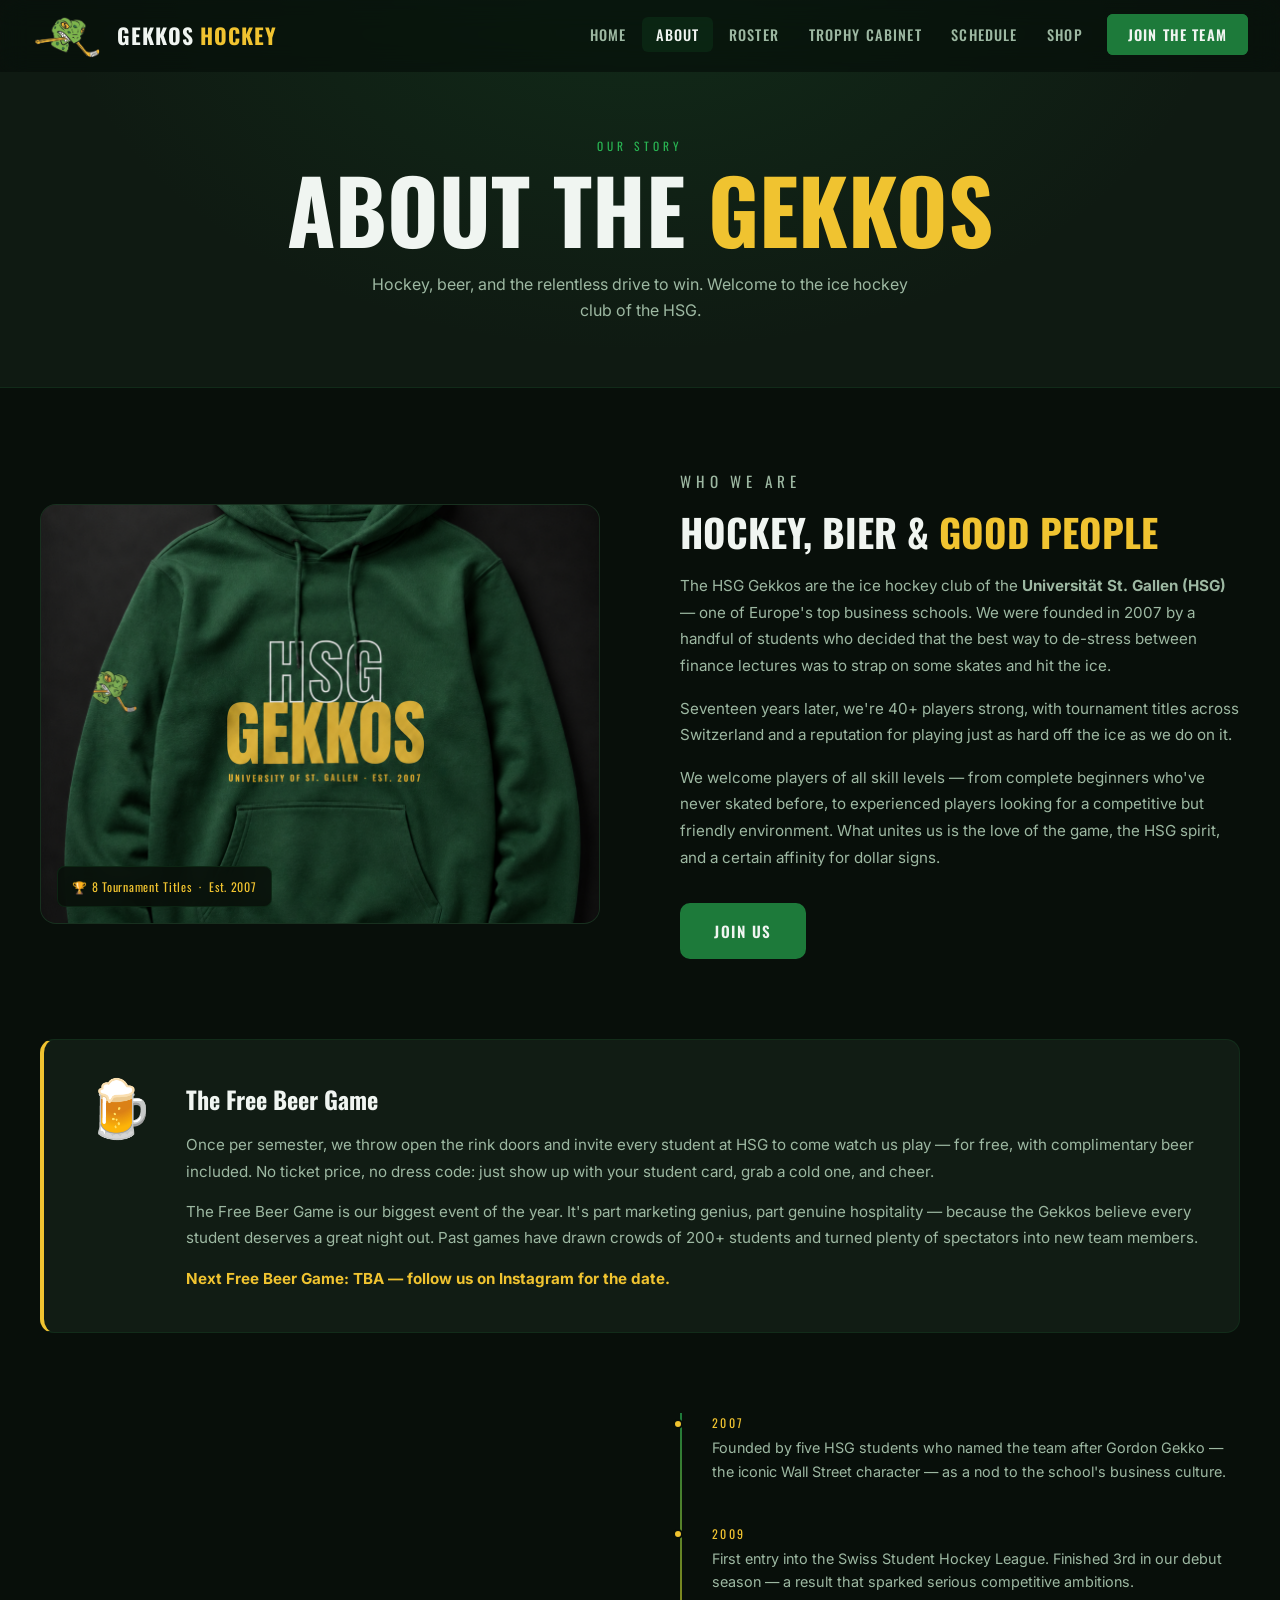
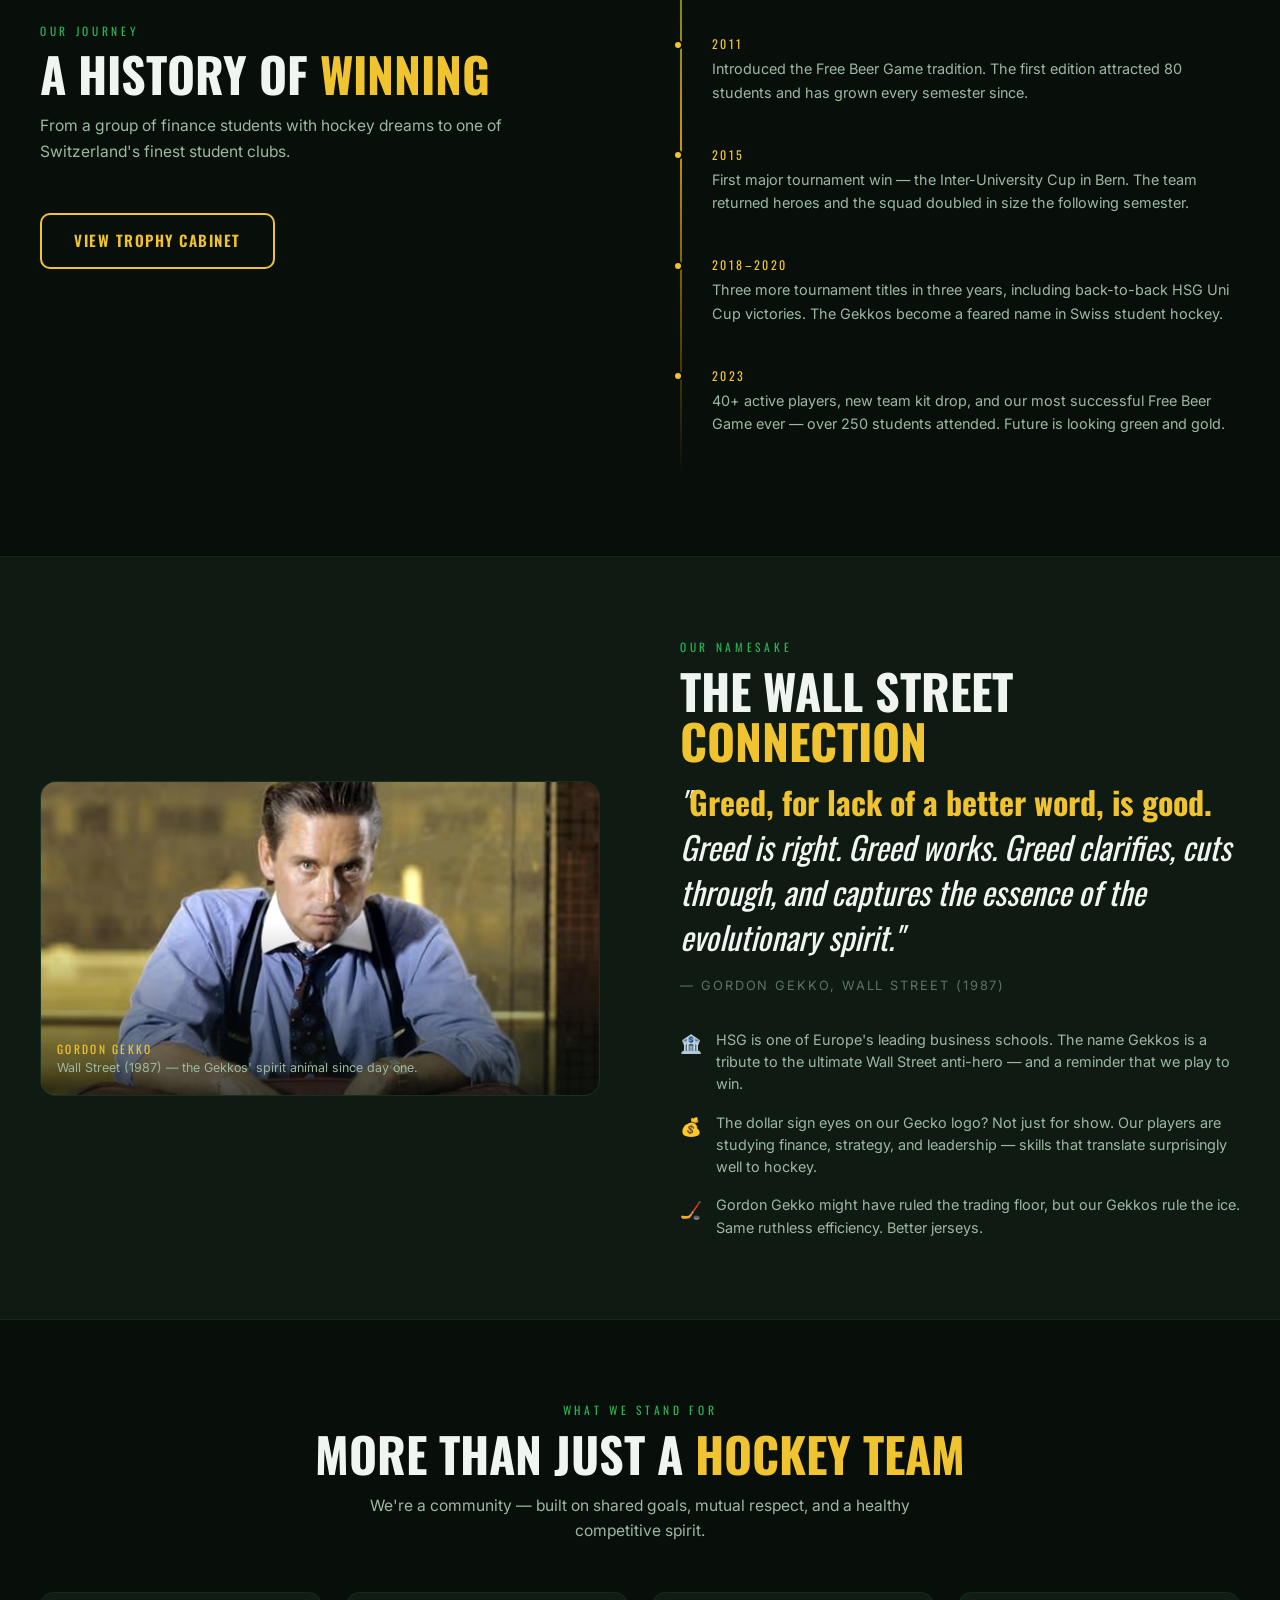
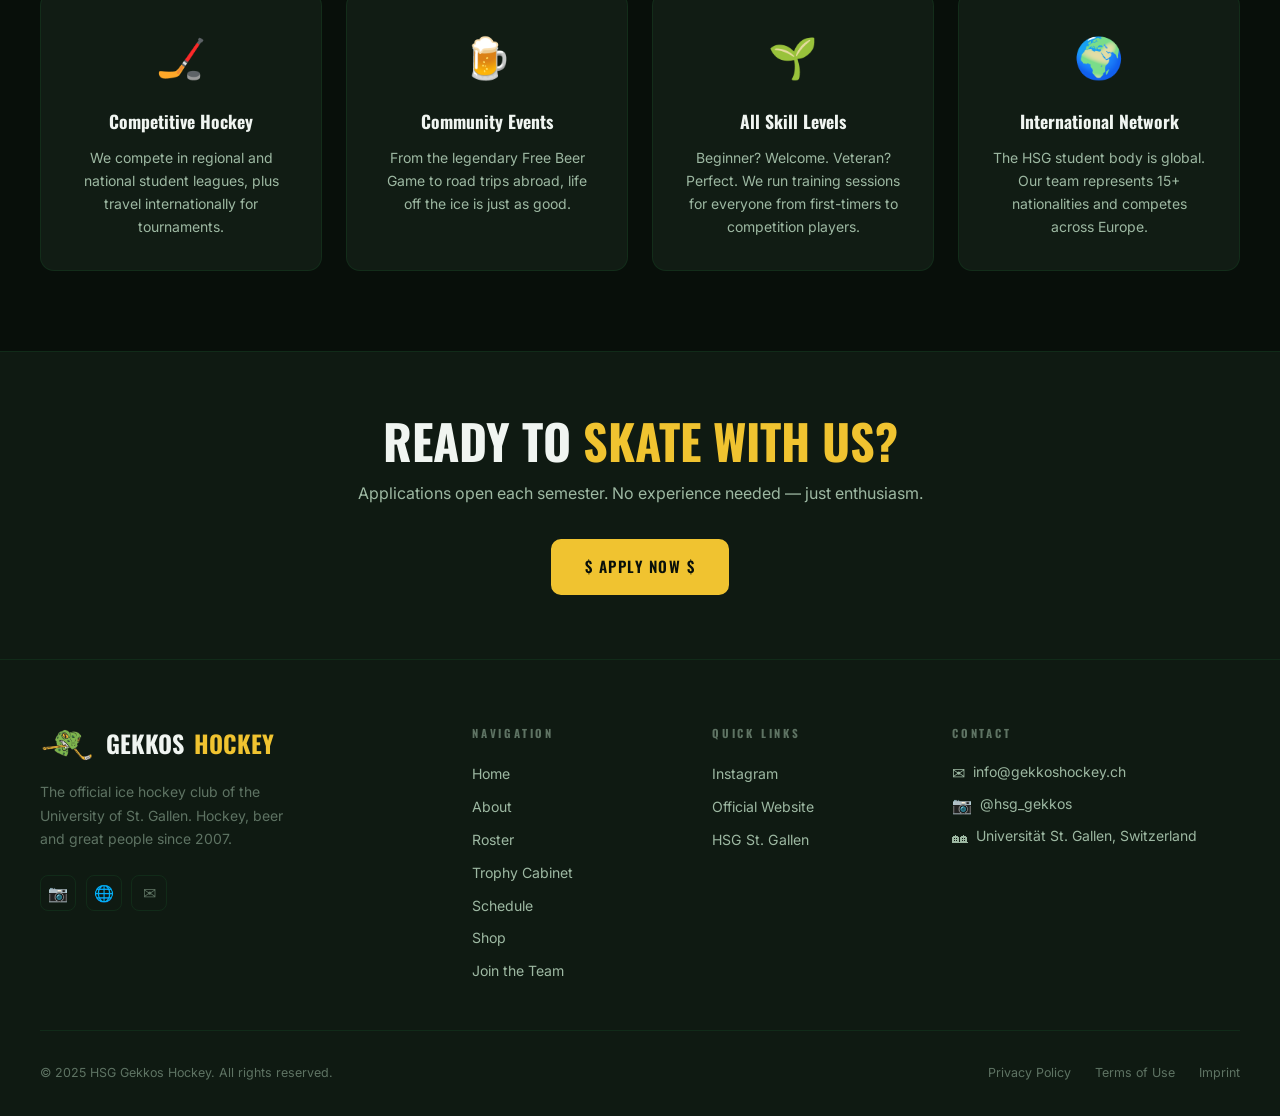
<file: about.html>
﻿<!DOCTYPE html>
<html lang="en">
<head>
  <meta charset="UTF-8" />
  <meta name="viewport" content="width=device-width, initial-scale=1.0" />
  <title>About — HSG Gekkos Hockey</title>
  <meta name="description" content="Learn about the HSG Gekkos — the ice hockey club of the University of St. Gallen and their Wall Street spirit." />
  <link rel="icon" href="assets/pictures/LogoGekkos.png" type="image/png" />
  <link rel="stylesheet" href="css/style.css" />
</head>
<body class="page-about">

  <div id="money-rain-overlay"></div>

  <!-- NAV -->
  <nav class="nav">
    <a href="index.html" class="nav-logo">
      <img src="assets/pictures/LogoGekkos.png" alt="Gekkos Logo" onerror="this.style.display='none'" />
      <span class="nav-logo-text">GEKKOS <span>HOCKEY</span></span>
    </a>
    <ul class="nav-links" id="nav-links">
      <li class="nav-mobile-header">
        <button class="nav-close" aria-label="Close menu">&#x2715;</button>
        <a href="index.html" class="nav-mobile-brand">
          <img src="assets/pictures/LogoGekkos.png" alt="Gekkos Logo" onerror="this.style.display='none'" />
          <span class="nav-mobile-brand-text">GEKKOS <span>HOCKEY</span></span>
        </a>
        <p class="nav-mobile-slogan">Greed is good — Goals are better!</p>
      </li>
      <li><a class="nav-link" href="index.html"    data-page="index.html">Home</a></li>
      <li><a class="nav-link" href="about.html"    data-page="about.html">About</a></li>
      <li><a class="nav-link" href="roster.html"   data-page="roster.html">Roster</a></li>
      <li><a class="nav-link" href="trophies.html" data-page="trophies.html">Trophy Cabinet</a></li>
      <li><a class="nav-link" href="calendar.html" data-page="calendar.html">Schedule</a></li>
      <li><a class="nav-link" href="shop.html"     data-page="shop.html">Shop</a></li>
      <li><a class="nav-cta"  href="join.html">Join the Team</a></li>
    </ul>
    <button class="nav-toggle" id="nav-toggle" aria-label="Menu">
      <span></span><span></span><span></span>
    </button>
  </nav>

  <!-- PAGE HERO -->
  <div class="page-hero">
    <div class="inner">
      <p class="page-hero-label">Our Story</p>
      <h1 class="page-hero-title">About the <span class="gold">Gekkos</span></h1>
      <p class="page-hero-sub">Hockey, beer, and the relentless drive to win. Welcome to the ice hockey club of the HSG.</p>
    </div>
  </div>

  <!-- ABOUT TEAM -->
  <section class="section">
    <div class="section-inner">
      <div class="split-grid">
        <div class="reveal-left">
          <div class="about-img-wrap">
            <img src="assets/pictures/Gekkos%20Hoodie.png" alt="HSG Gekkos team"
              onerror="this.parentElement.innerHTML='<div style=\'display:flex;align-items:center;justify-content:center;font-size:6rem;height:100%;background:var(--bg-3)\'>🏒</div>'" />
            <div class="about-img-badge">🏆 8 Tournament Titles &nbsp;·&nbsp; Est. 2007</div>
          </div>
        </div>
        <div class="about-text reveal-right">
          <p class="section-label">Who We Are</p>
          <h2>Hockey, Bier &amp; <span class="gold">Good People</span></h2>
          <p>
            The HSG Gekkos are the ice hockey club of the <strong>Universität St. Gallen (HSG)</strong> — one of Europe's top business schools. We were founded in 2007 by a handful of students who decided that the best way to de-stress between finance lectures was to strap on some skates and hit the ice.
          </p>
          <p>
            Seventeen years later, we're 40+ players strong, with tournament titles across Switzerland and a reputation for playing just as hard off the ice as we do on it.
          </p>
          <p>
            We welcome players of all skill levels — from complete beginners who've never skated before, to experienced players looking for a competitive but friendly environment. What unites us is the love of the game, the HSG spirit, and a certain affinity for dollar signs.
          </p>
          <div style="margin-top:2rem;">
            <a href="join.html" class="btn btn-primary">Join Us</a>
          </div>
        </div>
      </div>
    </div>
  </section>

  <!-- BEER GAME -->
  <section style="padding: 0 2rem 5rem;">
    <div class="section-inner">
      <div class="beer-card reveal">
        <div class="beer-icon">🍺</div>
        <div class="beer-text">
          <h3>The Free Beer Game</h3>
          <p>
            Once per semester, we throw open the rink doors and invite every student at HSG to come watch us play — for free, with complimentary beer included. No ticket price, no dress code: just show up with your student card, grab a cold one, and cheer.
          </p>
          <p style="margin-top:0.85rem;">
            The Free Beer Game is our biggest event of the year. It's part marketing genius, part genuine hospitality — because the Gekkos believe every student deserves a great night out. Past games have drawn crowds of 200+ students and turned plenty of spectators into new team members.
          </p>
          <p style="margin-top:0.85rem;">
            <strong style="color: var(--gold-light);">Next Free Beer Game: TBA — follow us on Instagram for the date.</strong>
          </p>
        </div>
      </div>
    </div>
  </section>

  <!-- TIMELINE -->
  <section style="padding: 0 2rem 5rem;">
    <div class="section-inner">
      <div class="split-grid">
        <div class="reveal-left">
          <p class="section-label">Our Journey</p>
          <h2 class="section-title">A History of <span class="gold">Winning</span></h2>
          <p class="section-desc">From a group of finance students with hockey dreams to one of Switzerland's finest student clubs.</p>
          <a href="trophies.html" class="btn btn-outline">View Trophy Cabinet</a>
        </div>
        <div class="timeline reveal-right">
          <div class="tl-item">
            <p class="tl-year">2007</p>
            <p class="tl-text">Founded by five HSG students who named the team after Gordon Gekko — the iconic Wall Street character — as a nod to the school's business culture.</p>
          </div>
          <div class="tl-item">
            <p class="tl-year">2009</p>
            <p class="tl-text">First entry into the Swiss Student Hockey League. Finished 3rd in our debut season — a result that sparked serious competitive ambitions.</p>
          </div>
          <div class="tl-item">
            <p class="tl-year">2011</p>
            <p class="tl-text">Introduced the Free Beer Game tradition. The first edition attracted 80 students and has grown every semester since.</p>
          </div>
          <div class="tl-item">
            <p class="tl-year">2015</p>
            <p class="tl-text">First major tournament win — the Inter-University Cup in Bern. The team returned heroes and the squad doubled in size the following semester.</p>
          </div>
          <div class="tl-item">
            <p class="tl-year">2018–2020</p>
            <p class="tl-text">Three more tournament titles in three years, including back-to-back HSG Uni Cup victories. The Gekkos become a feared name in Swiss student hockey.</p>
          </div>
          <div class="tl-item">
            <p class="tl-year">2023</p>
            <p class="tl-text">40+ active players, new team kit drop, and our most successful Free Beer Game ever — over 250 students attended. Future is looking green and gold.</p>
          </div>
        </div>
      </div>
    </div>
  </section>

  <!-- GORDON GEKKO SECTION -->
  <div class="gekko-section">
    <div class="section-inner">
      <div class="split-grid reverse">
        <div class="reveal-right" style="display:flex; flex-direction:column; justify-content:center;">
          <p class="section-label">Our Namesake</p>
          <h2 class="section-title">The Wall Street <span class="gold">Connection</span></h2>
          <p class="gekko-quote">
            "<strong>Greed, for lack of a better word, is good.</strong> Greed is right. Greed works. Greed clarifies, cuts through, and captures the essence of the evolutionary spirit."
          </p>
          <p class="gekko-att">— Gordon Gekko, Wall Street (1987)</p>
          <div class="gekko-connection-list">
            <div class="gconn-item">
              <span class="gconn-icon">🏦</span>
              <span>HSG is one of Europe's leading business schools. The name Gekkos is a tribute to the ultimate Wall Street anti-hero — and a reminder that we play to win.</span>
            </div>
            <div class="gconn-item">
              <span class="gconn-icon">💰</span>
              <span>The dollar sign eyes on our Gecko logo? Not just for show. Our players are studying finance, strategy, and leadership — skills that translate surprisingly well to hockey.</span>
            </div>
            <div class="gconn-item">
              <span class="gconn-icon">🏒</span>
              <span>Gordon Gekko might have ruled the trading floor, but our Gekkos rule the ice. Same ruthless efficiency. Better jerseys.</span>
            </div>
          </div>
        </div>
        <div class="reveal-left">
          <div class="gekko-img-wrap" style="aspect-ratio:16/9; border-radius:16px; overflow:hidden; position:relative; border:1px solid var(--border);">
            <img src="assets/pictures/image.png" alt="Gordon Gekko, Wall Street (1987)"
              style="width:100%; height:100%; object-fit:cover; display:block; filter:grayscale(15%) contrast(1.1);"
              onerror="this.parentElement.style.background='var(--bg-3)'; this.style.display='none'" />
            <div class="gekko-img-overlay" style="position:absolute;inset:0;background:linear-gradient(to top,rgba(8,15,10,0.75) 0%,transparent 55%);"></div>
            <div style="position:absolute; bottom:1rem; left:1rem; right:1rem;">
              <p style="font-family:var(--font-h); font-size:0.72rem; letter-spacing:0.2em; text-transform:uppercase; color:var(--gold-light);">Gordon Gekko</p>
              <p style="font-size:0.78rem; color:var(--gray-light);">Wall Street (1987) — the Gekkos' spirit animal since day one.</p>
            </div>
          </div>
        </div>
      </div>
    </div>
  </div>

  <!-- VALUES -->
  <section class="section">
    <div class="section-inner">
      <div style="text-align:center; max-width:700px; margin:0 auto 3rem;" class="reveal">
        <p class="section-label">What We Stand For</p>
        <h2 class="section-title">More Than Just a <span class="gold">Hockey Team</span></h2>
        <p class="section-desc" style="margin: 0 auto;">We're a community — built on shared goals, mutual respect, and a healthy competitive spirit.</p>
      </div>
      <div style="display:grid; grid-template-columns:repeat(auto-fit, minmax(240px,1fr)); gap:1.5rem;">

        <div class="reveal" style="background:var(--bg-card); border:1px solid var(--border); border-radius:14px; padding:2rem; text-align:center;">
          <div style="font-size:2.5rem; margin-bottom:1rem;">🏒</div>
          <h3 style="font-family:var(--font-h); font-size:1.1rem; margin-bottom:0.6rem;">Competitive Hockey</h3>
          <p style="font-size:0.875rem; color:var(--gray-light); line-height:1.65;">We compete in regional and national student leagues, plus travel internationally for tournaments.</p>
        </div>

        <div class="reveal" style="background:var(--bg-card); border:1px solid var(--border); border-radius:14px; padding:2rem; text-align:center; transition-delay:0.1s;">
          <div style="font-size:2.5rem; margin-bottom:1rem;">🍺</div>
          <h3 style="font-family:var(--font-h); font-size:1.1rem; margin-bottom:0.6rem;">Community Events</h3>
          <p style="font-size:0.875rem; color:var(--gray-light); line-height:1.65;">From the legendary Free Beer Game to road trips abroad, life off the ice is just as good.</p>
        </div>

        <div class="reveal" style="background:var(--bg-card); border:1px solid var(--border); border-radius:14px; padding:2rem; text-align:center; transition-delay:0.2s;">
          <div style="font-size:2.5rem; margin-bottom:1rem;">🌱</div>
          <h3 style="font-family:var(--font-h); font-size:1.1rem; margin-bottom:0.6rem;">All Skill Levels</h3>
          <p style="font-size:0.875rem; color:var(--gray-light); line-height:1.65;">Beginner? Welcome. Veteran? Perfect. We run training sessions for everyone from first-timers to competition players.</p>
        </div>

        <div class="reveal" style="background:var(--bg-card); border:1px solid var(--border); border-radius:14px; padding:2rem; text-align:center; transition-delay:0.3s;">
          <div style="font-size:2.5rem; margin-bottom:1rem;">🌍</div>
          <h3 style="font-family:var(--font-h); font-size:1.1rem; margin-bottom:0.6rem;">International Network</h3>
          <p style="font-size:0.875rem; color:var(--gray-light); line-height:1.65;">The HSG student body is global. Our team represents 15+ nationalities and competes across Europe.</p>
        </div>

      </div>
    </div>
  </section>

  <!-- JOIN CTA -->
  <section style="padding:4rem 2rem; background:var(--bg-2); border-top:1px solid var(--border); text-align:center;">
    <div class="reveal" style="max-width:600px; margin:0 auto;">
      <h2 class="section-title">Ready to <span class="gold">Skate With Us?</span></h2>
      <p style="color:var(--gray-light); margin-bottom:2rem;">Applications open each semester. No experience needed — just enthusiasm.</p>
      <a href="join.html" class="btn btn-gold">&#36; Apply Now &#36;</a>
    </div>
  </section>

  <!-- FOOTER -->
  <footer class="footer">
    <div class="footer-top">
      <div>
        <div class="footer-brand-name">
          <img src="assets/pictures/LogoGekkos.png" alt="Logo" onerror="this.style.display='none'" />
          GEKKOS <span>HOCKEY</span>
        </div>
        <p class="footer-tagline">The official ice hockey club of the University of St. Gallen. Hockey, beer and great people since 2007.</p>
        <div class="footer-socials">
          <a href="https://www.instagram.com/hsg_gekkos" target="_blank" rel="noopener" class="social-icon">&#128247;</a>
          <a href="https://gekkoshockey.ch" target="_blank" rel="noopener" class="social-icon">&#127760;</a>
          <a href="mailto:info@gekkoshockey.ch" class="social-icon">&#9993;</a>
        </div>
      </div>
      <div class="footer-col">
        <h4>Navigation</h4>
        <div class="footer-links">
          <a href="index.html" class="footer-link">Home</a>
          <a href="about.html" class="footer-link">About</a>
          <a href="roster.html" class="footer-link">Roster</a>
          <a href="trophies.html" class="footer-link">Trophy Cabinet</a>
          <a href="calendar.html" class="footer-link">Schedule</a>
          <a href="shop.html"     class="footer-link">Shop</a>
          <a href="join.html"     class="footer-link">Join the Team</a>
        </div>
      </div>
      <div class="footer-col">
        <h4>Quick Links</h4>
        <div class="footer-links">
          <a href="https://www.instagram.com/hsg_gekkos" target="_blank" class="footer-link">Instagram</a>
          <a href="https://gekkoshockey.ch" target="_blank" class="footer-link">Official Website</a>
          <a href="https://www.unisg.ch" target="_blank" class="footer-link">HSG St. Gallen</a>
        </div>
      </div>
      <div class="footer-col">
        <h4>Contact</h4>
        <div class="footer-contact-item"><span class="contact-icon">&#9993;</span> info@gekkoshockey.ch</div>
        <div class="footer-contact-item"><span class="contact-icon">&#128247;</span> @hsg_gekkos</div>
        <div class="footer-contact-item"><span class="contact-icon">&#127960;</span> Universität St. Gallen, Switzerland</div>
      </div>
    </div>
    <div class="footer-bottom">
      <p class="footer-copy">&copy; 2025 HSG Gekkos Hockey. All rights reserved.</p>
      <div class="footer-legal"><a href="privacy.html">Privacy Policy</a><a href="terms.html">Terms of Use</a><a href="#">Imprint</a></div>
    </div>
  </footer>

  <script src="js/app.js"></script>
</body>
</html>
</file>
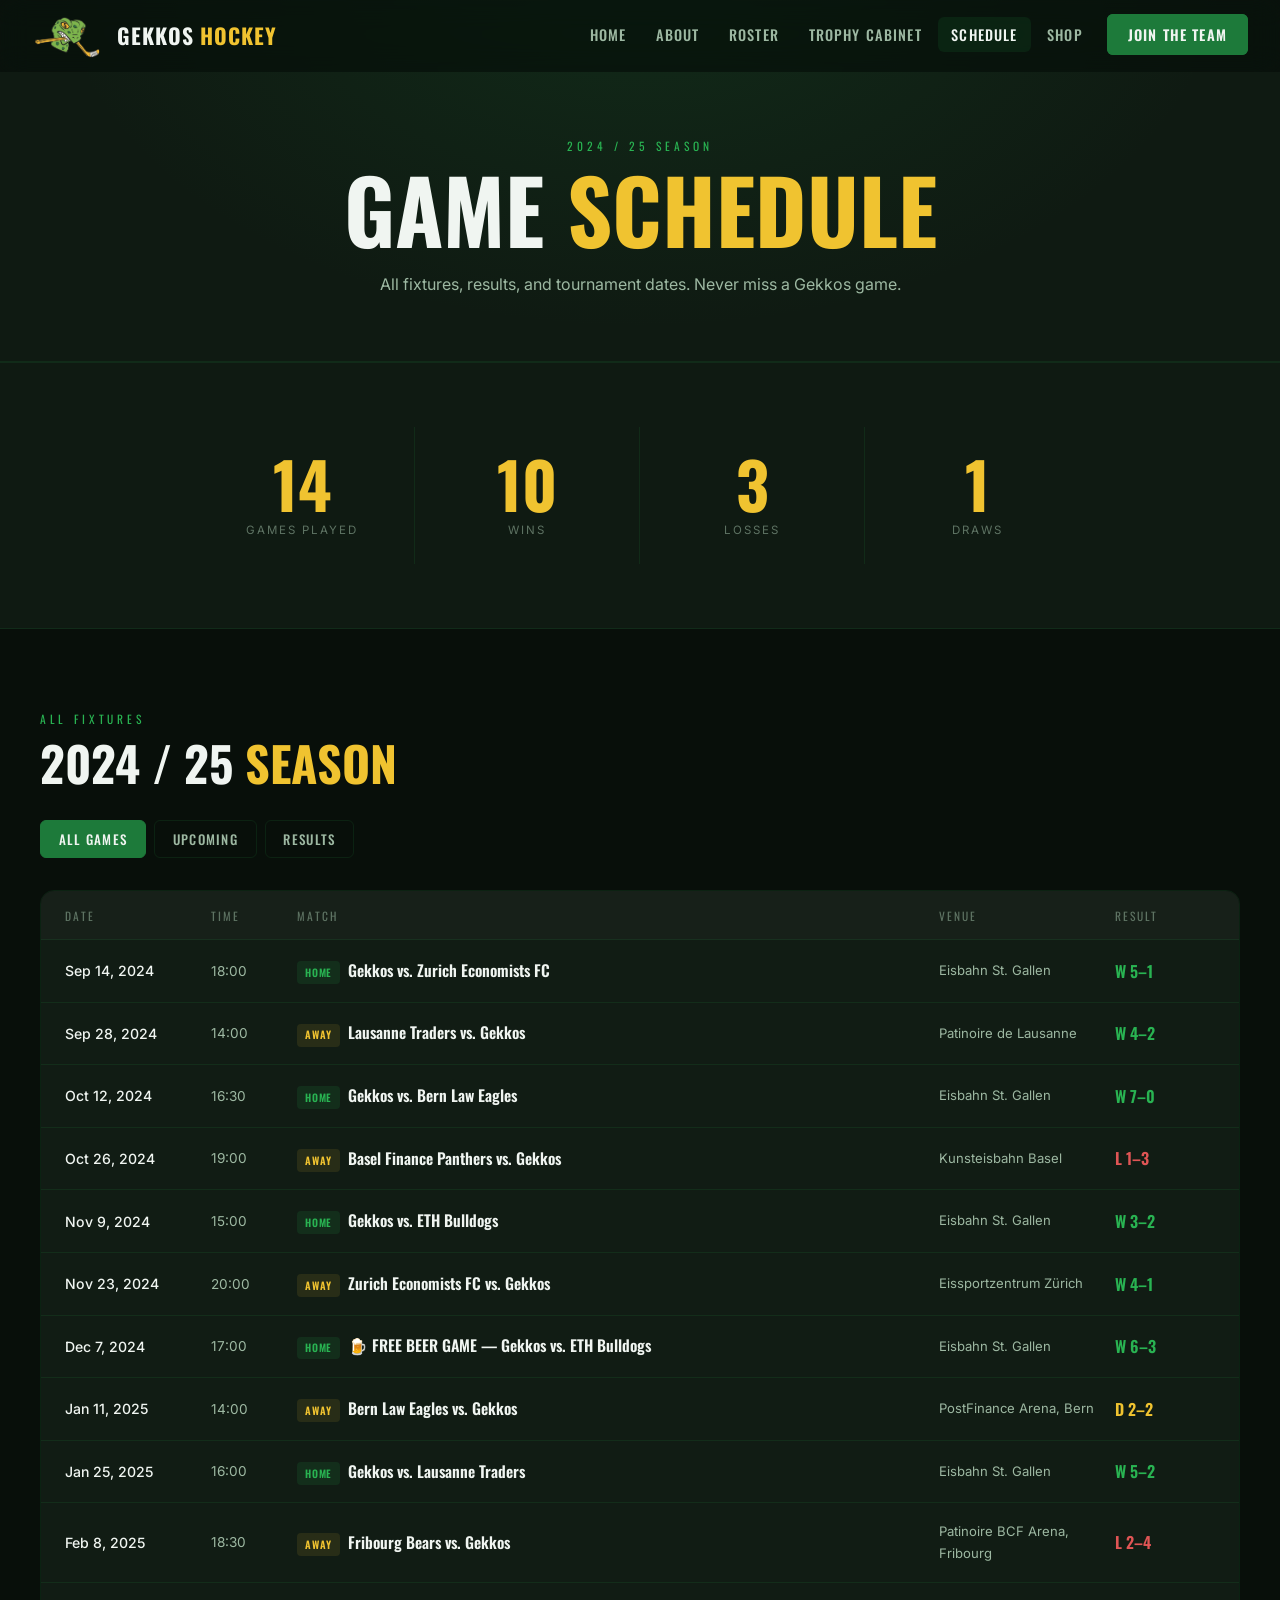
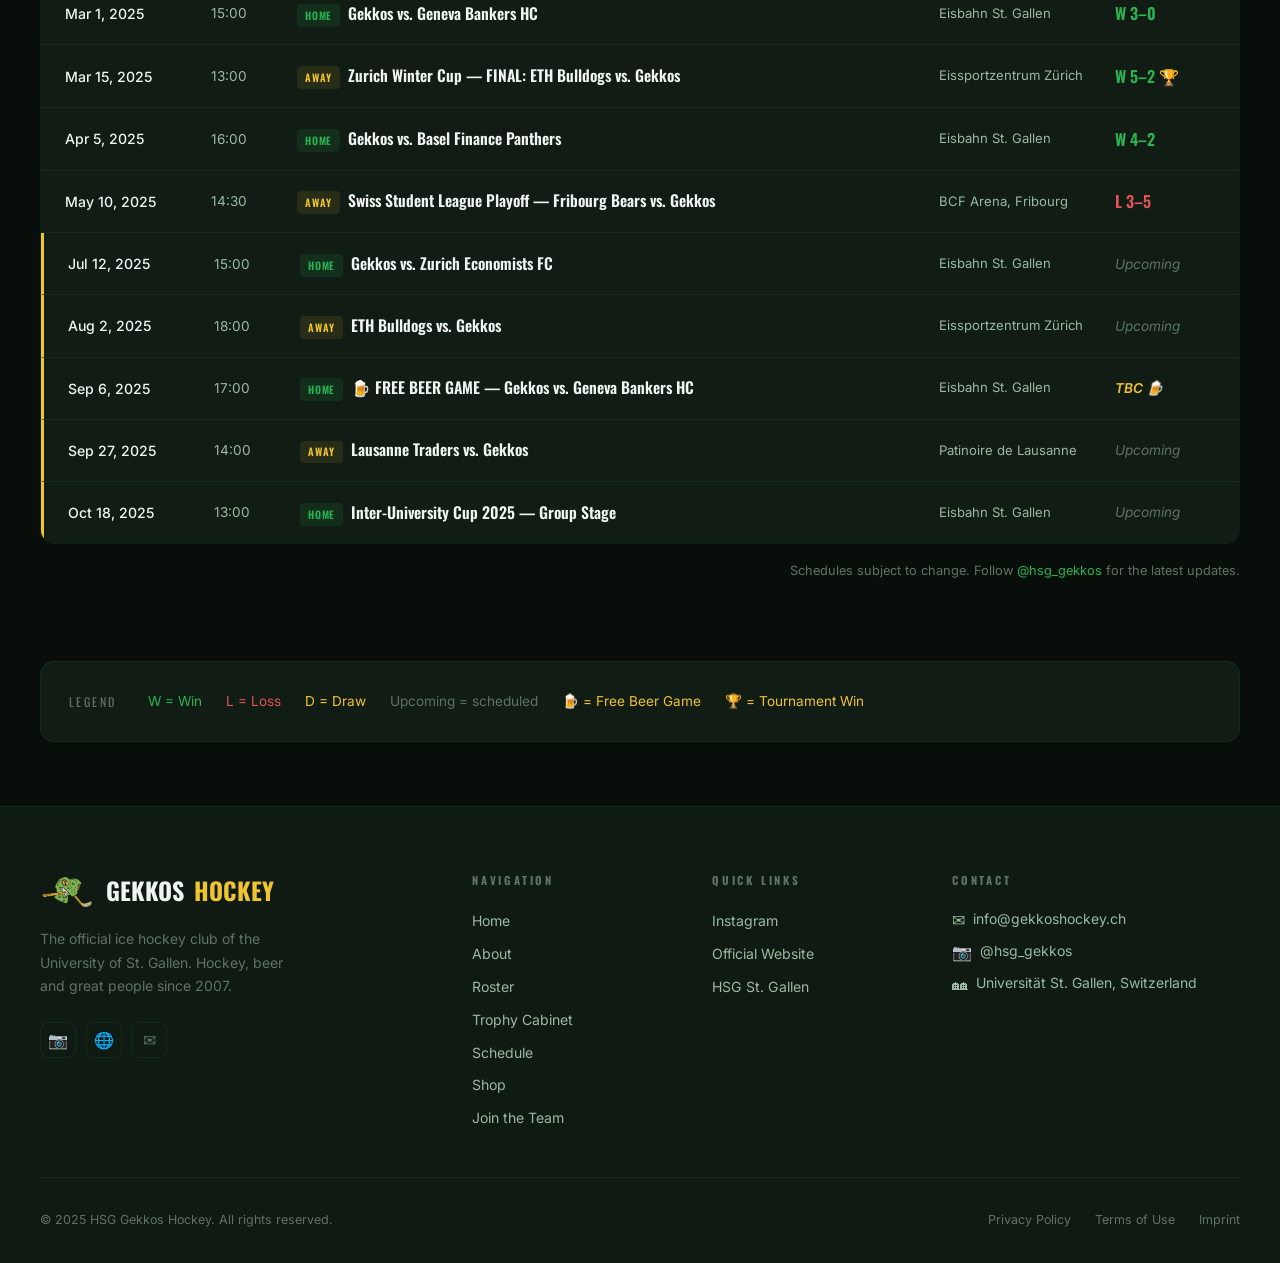
<file: calendar.html>
﻿<!DOCTYPE html>
<html lang="en">
<head>
  <meta charset="UTF-8" />
  <meta name="viewport" content="width=device-width, initial-scale=1.0" />
  <title>Schedule — HSG Gekkos Hockey</title>
  <meta name="description" content="The HSG Gekkos 2024/25 game schedule. All upcoming and past fixtures." />
  <link rel="icon" href="assets/pictures/LogoGekkos.png" type="image/png" />
  <link rel="stylesheet" href="css/style.css" />
</head>
<body class="page-calendar">

  <div id="money-rain-overlay"></div>

  <!-- NAV -->
  <nav class="nav">
    <a href="index.html" class="nav-logo">
      <img src="assets/pictures/LogoGekkos.png" alt="Gekkos Logo" onerror="this.style.display='none'" />
      <span class="nav-logo-text">GEKKOS <span>HOCKEY</span></span>
    </a>
    <ul class="nav-links" id="nav-links">
      <li class="nav-mobile-header">
        <button class="nav-close" aria-label="Close menu">&#x2715;</button>
        <a href="index.html" class="nav-mobile-brand">
          <img src="assets/pictures/LogoGekkos.png" alt="Gekkos Logo" onerror="this.style.display='none'" />
          <span class="nav-mobile-brand-text">GEKKOS <span>HOCKEY</span></span>
        </a>
        <p class="nav-mobile-slogan">Greed is good — Goals are better!</p>
      </li>
      <li><a class="nav-link" href="index.html"    data-page="index.html">Home</a></li>
      <li><a class="nav-link" href="about.html"    data-page="about.html">About</a></li>
      <li><a class="nav-link" href="roster.html"   data-page="roster.html">Roster</a></li>
      <li><a class="nav-link" href="trophies.html" data-page="trophies.html">Trophy Cabinet</a></li>
      <li><a class="nav-link" href="calendar.html" data-page="calendar.html">Schedule</a></li>
      <li><a class="nav-link" href="shop.html"     data-page="shop.html">Shop</a></li>
      <li><a class="nav-cta"  href="join.html">Join the Team</a></li>
    </ul>
    <button class="nav-toggle" id="nav-toggle" aria-label="Menu">
      <span></span><span></span><span></span>
    </button>
  </nav>

  <!-- PAGE HERO -->
  <div class="page-hero">
    <div class="inner">
      <p class="page-hero-label">2024 / 25 Season</p>
      <h1 class="page-hero-title">Game <span class="gold">Schedule</span></h1>
      <p class="page-hero-sub">All fixtures, results, and tournament dates. Never miss a Gekkos game.</p>
    </div>
  </div>

  <!-- SEASON STATS BANNER -->
  <section class="stats-section">
    <div class="stats-grid">
      <div class="stat-item">
        <div class="stat-number" data-counter data-target="14" data-suffix="">14</div>
        <div class="stat-label">Games Played</div>
      </div>
      <div class="stat-item">
        <div class="stat-number" data-counter data-target="10" data-suffix="">10</div>
        <div class="stat-label">Wins</div>
      </div>
      <div class="stat-item">
        <div class="stat-number" data-counter data-target="3" data-suffix="">3</div>
        <div class="stat-label">Losses</div>
      </div>
      <div class="stat-item">
        <div class="stat-number" data-counter data-target="1" data-suffix="">1</div>
        <div class="stat-label">Draws</div>
      </div>
    </div>
  </section>

  <!-- SCHEDULE TABLE -->
  <section class="section">
    <div class="section-inner">

      <div class="reveal" style="margin-bottom:2rem;">
        <p class="section-label">All Fixtures</p>
        <h2 class="section-title">2024 / 25 <span class="gold">Season</span></h2>
      </div>

      <!-- Filter buttons -->
      <div class="cal-filter-row reveal">
        <button class="cal-filter-btn active" data-filter="all">All Games</button>
        <button class="cal-filter-btn" data-filter="upcoming">Upcoming</button>
        <button class="cal-filter-btn" data-filter="result">Results</button>
      </div>

      <!-- Table -->
      <div class="cal-table-wrap reveal">

        <div class="cal-header">
          <span>Date</span>
          <span>Time</span>
          <span>Match</span>
          <span>Venue</span>
          <span>Result</span>
        </div>

        <!-- Past results -->
        <div class="cal-row" data-type="result">
          <div class="cal-date">Sep 14, 2024</div>
          <div class="cal-time">18:00</div>
          <div class="cal-game">
            <span class="home-badge home">HOME</span>&nbsp;
            Gekkos vs. Zurich Economists FC
          </div>
          <div class="cal-venue">Eisbahn St. Gallen</div>
          <div class="result-w">W 5–1</div>
        </div>

        <div class="cal-row" data-type="result">
          <div class="cal-date">Sep 28, 2024</div>
          <div class="cal-time">14:00</div>
          <div class="cal-game">
            <span class="home-badge away">AWAY</span>&nbsp;
            Lausanne Traders vs. Gekkos
          </div>
          <div class="cal-venue">Patinoire de Lausanne</div>
          <div class="result-w">W 4–2</div>
        </div>

        <div class="cal-row" data-type="result">
          <div class="cal-date">Oct 12, 2024</div>
          <div class="cal-time">16:30</div>
          <div class="cal-game">
            <span class="home-badge home">HOME</span>&nbsp;
            Gekkos vs. Bern Law Eagles
          </div>
          <div class="cal-venue">Eisbahn St. Gallen</div>
          <div class="result-w">W 7–0</div>
        </div>

        <div class="cal-row" data-type="result">
          <div class="cal-date">Oct 26, 2024</div>
          <div class="cal-time">19:00</div>
          <div class="cal-game">
            <span class="home-badge away">AWAY</span>&nbsp;
            Basel Finance Panthers vs. Gekkos
          </div>
          <div class="cal-venue">Kunsteisbahn Basel</div>
          <div class="result-l">L 1–3</div>
        </div>

        <div class="cal-row" data-type="result">
          <div class="cal-date">Nov 9, 2024</div>
          <div class="cal-time">15:00</div>
          <div class="cal-game">
            <span class="home-badge home">HOME</span>&nbsp;
            Gekkos vs. ETH Bulldogs
          </div>
          <div class="cal-venue">Eisbahn St. Gallen</div>
          <div class="result-w">W 3–2</div>
        </div>

        <div class="cal-row" data-type="result">
          <div class="cal-date">Nov 23, 2024</div>
          <div class="cal-time">20:00</div>
          <div class="cal-game">
            <span class="home-badge away">AWAY</span>&nbsp;
            Zurich Economists FC vs. Gekkos
          </div>
          <div class="cal-venue">Eissportzentrum Zürich</div>
          <div class="result-w">W 4–1</div>
        </div>

        <div class="cal-row" data-type="result">
          <div class="cal-date">Dec 7, 2024</div>
          <div class="cal-time">17:00</div>
          <div class="cal-game">
            <span class="home-badge home">HOME</span>&nbsp;
            🍺 FREE BEER GAME — Gekkos vs. ETH Bulldogs
          </div>
          <div class="cal-venue">Eisbahn St. Gallen</div>
          <div class="result-w">W 6–3</div>
        </div>

        <div class="cal-row" data-type="result">
          <div class="cal-date">Jan 11, 2025</div>
          <div class="cal-time">14:00</div>
          <div class="cal-game">
            <span class="home-badge away">AWAY</span>&nbsp;
            Bern Law Eagles vs. Gekkos
          </div>
          <div class="cal-venue">PostFinance Arena, Bern</div>
          <div class="result-d">D 2–2</div>
        </div>

        <div class="cal-row" data-type="result">
          <div class="cal-date">Jan 25, 2025</div>
          <div class="cal-time">16:00</div>
          <div class="cal-game">
            <span class="home-badge home">HOME</span>&nbsp;
            Gekkos vs. Lausanne Traders
          </div>
          <div class="cal-venue">Eisbahn St. Gallen</div>
          <div class="result-w">W 5–2</div>
        </div>

        <div class="cal-row" data-type="result">
          <div class="cal-date">Feb 8, 2025</div>
          <div class="cal-time">18:30</div>
          <div class="cal-game">
            <span class="home-badge away">AWAY</span>&nbsp;
            Fribourg Bears vs. Gekkos
          </div>
          <div class="cal-venue">Patinoire BCF Arena, Fribourg</div>
          <div class="result-l">L 2–4</div>
        </div>

        <div class="cal-row" data-type="result">
          <div class="cal-date">Mar 1, 2025</div>
          <div class="cal-time">15:00</div>
          <div class="cal-game">
            <span class="home-badge home">HOME</span>&nbsp;
            Gekkos vs. Geneva Bankers HC
          </div>
          <div class="cal-venue">Eisbahn St. Gallen</div>
          <div class="result-w">W 3–0</div>
        </div>

        <div class="cal-row" data-type="result">
          <div class="cal-date">Mar 15, 2025</div>
          <div class="cal-time">13:00</div>
          <div class="cal-game">
            <span class="home-badge away">AWAY</span>&nbsp;
            Zurich Winter Cup — FINAL: ETH Bulldogs vs. Gekkos
          </div>
          <div class="cal-venue">Eissportzentrum Zürich</div>
          <div class="result-w">W 5–2 🏆</div>
        </div>

        <div class="cal-row" data-type="result">
          <div class="cal-date">Apr 5, 2025</div>
          <div class="cal-time">16:00</div>
          <div class="cal-game">
            <span class="home-badge home">HOME</span>&nbsp;
            Gekkos vs. Basel Finance Panthers
          </div>
          <div class="cal-venue">Eisbahn St. Gallen</div>
          <div class="result-w">W 4–2</div>
        </div>

        <div class="cal-row" data-type="result">
          <div class="cal-date">May 10, 2025</div>
          <div class="cal-time">14:30</div>
          <div class="cal-game">
            <span class="home-badge away">AWAY</span>&nbsp;
            Swiss Student League Playoff — Fribourg Bears vs. Gekkos
          </div>
          <div class="cal-venue">BCF Arena, Fribourg</div>
          <div class="result-l">L 3–5</div>
        </div>

        <!-- Upcoming games -->
        <div class="cal-row upcoming-row" data-type="upcoming">
          <div class="cal-date">Jul 12, 2025</div>
          <div class="cal-time">15:00</div>
          <div class="cal-game">
            <span class="home-badge home">HOME</span>&nbsp;
            Gekkos vs. Zurich Economists FC
          </div>
          <div class="cal-venue">Eisbahn St. Gallen</div>
          <div class="result-tbd">Upcoming</div>
        </div>

        <div class="cal-row upcoming-row" data-type="upcoming">
          <div class="cal-date">Aug 2, 2025</div>
          <div class="cal-time">18:00</div>
          <div class="cal-game">
            <span class="home-badge away">AWAY</span>&nbsp;
            ETH Bulldogs vs. Gekkos
          </div>
          <div class="cal-venue">Eissportzentrum Zürich</div>
          <div class="result-tbd">Upcoming</div>
        </div>

        <div class="cal-row upcoming-row" data-type="upcoming">
          <div class="cal-date">Sep 6, 2025</div>
          <div class="cal-time">17:00</div>
          <div class="cal-game">
            <span class="home-badge home">HOME</span>&nbsp;
            🍺 FREE BEER GAME — Gekkos vs. Geneva Bankers HC
          </div>
          <div class="cal-venue">Eisbahn St. Gallen</div>
          <div class="result-tbd" style="color:var(--gold-light); font-weight:600;">TBC 🍺</div>
        </div>

        <div class="cal-row upcoming-row" data-type="upcoming">
          <div class="cal-date">Sep 27, 2025</div>
          <div class="cal-time">14:00</div>
          <div class="cal-game">
            <span class="home-badge away">AWAY</span>&nbsp;
            Lausanne Traders vs. Gekkos
          </div>
          <div class="cal-venue">Patinoire de Lausanne</div>
          <div class="result-tbd">Upcoming</div>
        </div>

        <div class="cal-row upcoming-row" data-type="upcoming">
          <div class="cal-date">Oct 18, 2025</div>
          <div class="cal-time">13:00</div>
          <div class="cal-game">
            <span class="home-badge home">HOME</span>&nbsp;
            Inter-University Cup 2025 — Group Stage
          </div>
          <div class="cal-venue">Eisbahn St. Gallen</div>
          <div class="result-tbd">Upcoming</div>
        </div>

      </div><!-- /.cal-table-wrap -->

      <p style="font-size:0.8rem; color:var(--gray); margin-top:1rem; text-align:right;">
        Schedules subject to change. Follow <a href="https://www.instagram.com/hsg_gekkos" target="_blank" style="color:var(--green-light);">@hsg_gekkos</a> for the latest updates.
      </p>

    </div>
  </section>

  <!-- LEGEND -->
  <section style="padding:0 2rem 4rem;">
    <div class="section-inner">
      <div class="reveal" style="background:var(--bg-card); border:1px solid var(--border); border-radius:14px; padding:1.75rem; display:flex; gap:2rem; flex-wrap:wrap; align-items:center;">
        <div style="font-family:var(--font-h); font-size:0.75rem; letter-spacing:0.2em; text-transform:uppercase; color:var(--gray); flex-shrink:0;">Legend</div>
        <div style="display:flex; gap:1.5rem; flex-wrap:wrap;">
          <span style="font-size:0.85rem; color:var(--green-light);">W = Win</span>
          <span style="font-size:0.85rem; color:#e05555;">L = Loss</span>
          <span style="font-size:0.85rem; color:var(--gold-light);">D = Draw</span>
          <span style="font-size:0.85rem; color:var(--gray);">Upcoming = scheduled</span>
          <span style="font-size:0.85rem; color:var(--gold-light);">🍺 = Free Beer Game</span>
          <span style="font-size:0.85rem; color:var(--gold-light);">🏆 = Tournament Win</span>
        </div>
      </div>
    </div>
  </section>

  <!-- FOOTER -->
  <footer class="footer">
    <div class="footer-top">
      <div>
        <div class="footer-brand-name">
          <img src="assets/pictures/LogoGekkos.png" alt="Logo" onerror="this.style.display='none'" />
          GEKKOS <span>HOCKEY</span>
        </div>
        <p class="footer-tagline">The official ice hockey club of the University of St. Gallen. Hockey, beer and great people since 2007.</p>
        <div class="footer-socials">
          <a href="https://www.instagram.com/hsg_gekkos" target="_blank" rel="noopener" class="social-icon">&#128247;</a>
          <a href="https://gekkoshockey.ch" target="_blank" rel="noopener" class="social-icon">&#127760;</a>
          <a href="mailto:info@gekkoshockey.ch" class="social-icon">&#9993;</a>
        </div>
      </div>
      <div class="footer-col">
        <h4>Navigation</h4>
        <div class="footer-links">
          <a href="index.html" class="footer-link">Home</a>
          <a href="about.html" class="footer-link">About</a>
          <a href="roster.html" class="footer-link">Roster</a>
          <a href="trophies.html" class="footer-link">Trophy Cabinet</a>
          <a href="calendar.html" class="footer-link">Schedule</a>
          <a href="shop.html"     class="footer-link">Shop</a>
          <a href="join.html"     class="footer-link">Join the Team</a>
        </div>
      </div>
      <div class="footer-col">
        <h4>Quick Links</h4>
        <div class="footer-links">
          <a href="https://www.instagram.com/hsg_gekkos" target="_blank" class="footer-link">Instagram</a>
          <a href="https://gekkoshockey.ch" target="_blank" class="footer-link">Official Website</a>
          <a href="https://www.unisg.ch" target="_blank" class="footer-link">HSG St. Gallen</a>
        </div>
      </div>
      <div class="footer-col">
        <h4>Contact</h4>
        <div class="footer-contact-item"><span class="contact-icon">&#9993;</span> info@gekkoshockey.ch</div>
        <div class="footer-contact-item"><span class="contact-icon">&#128247;</span> @hsg_gekkos</div>
        <div class="footer-contact-item"><span class="contact-icon">&#127960;</span> Universität St. Gallen, Switzerland</div>
      </div>
    </div>
    <div class="footer-bottom">
      <p class="footer-copy">&copy; 2025 HSG Gekkos Hockey. All rights reserved.</p>
      <div class="footer-legal"><a href="privacy.html">Privacy Policy</a><a href="terms.html">Terms of Use</a><a href="#">Imprint</a></div>
    </div>
  </footer>

  <script src="js/app.js"></script>
</body>
</html>
</file>
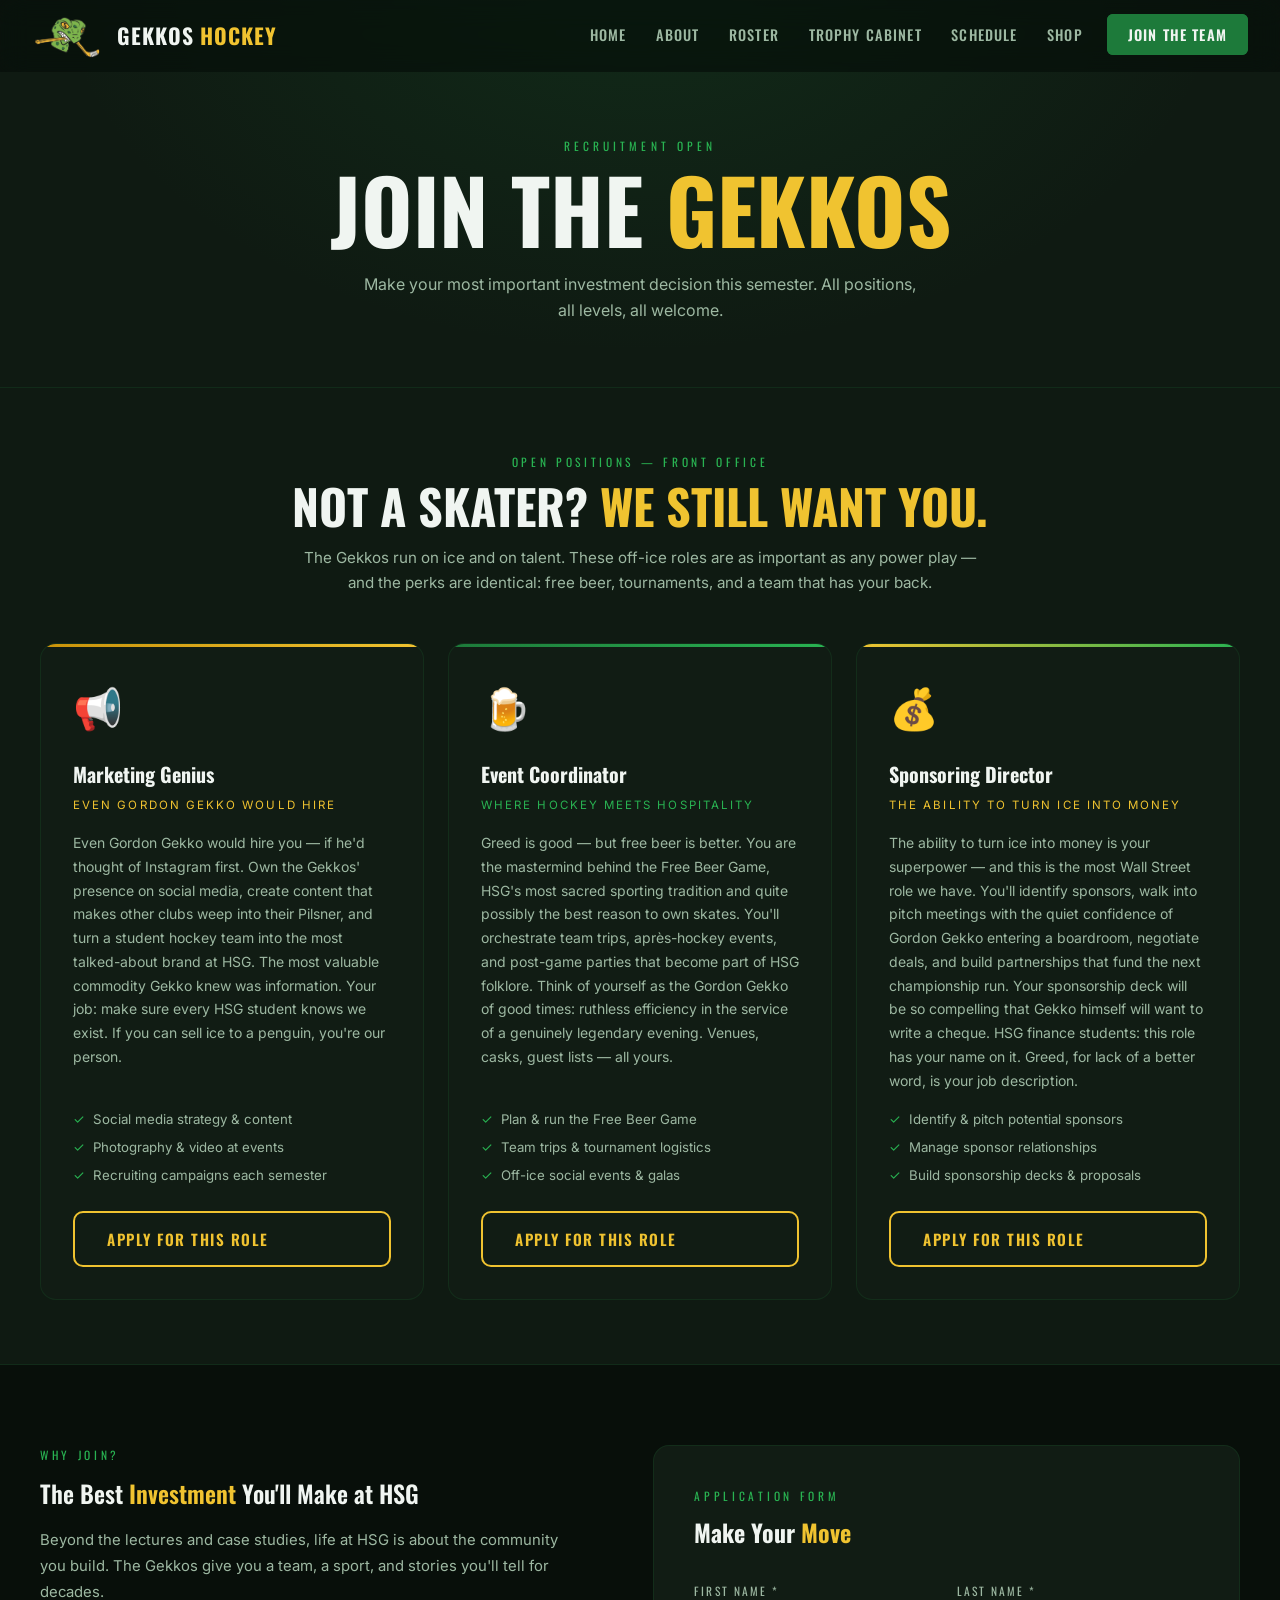
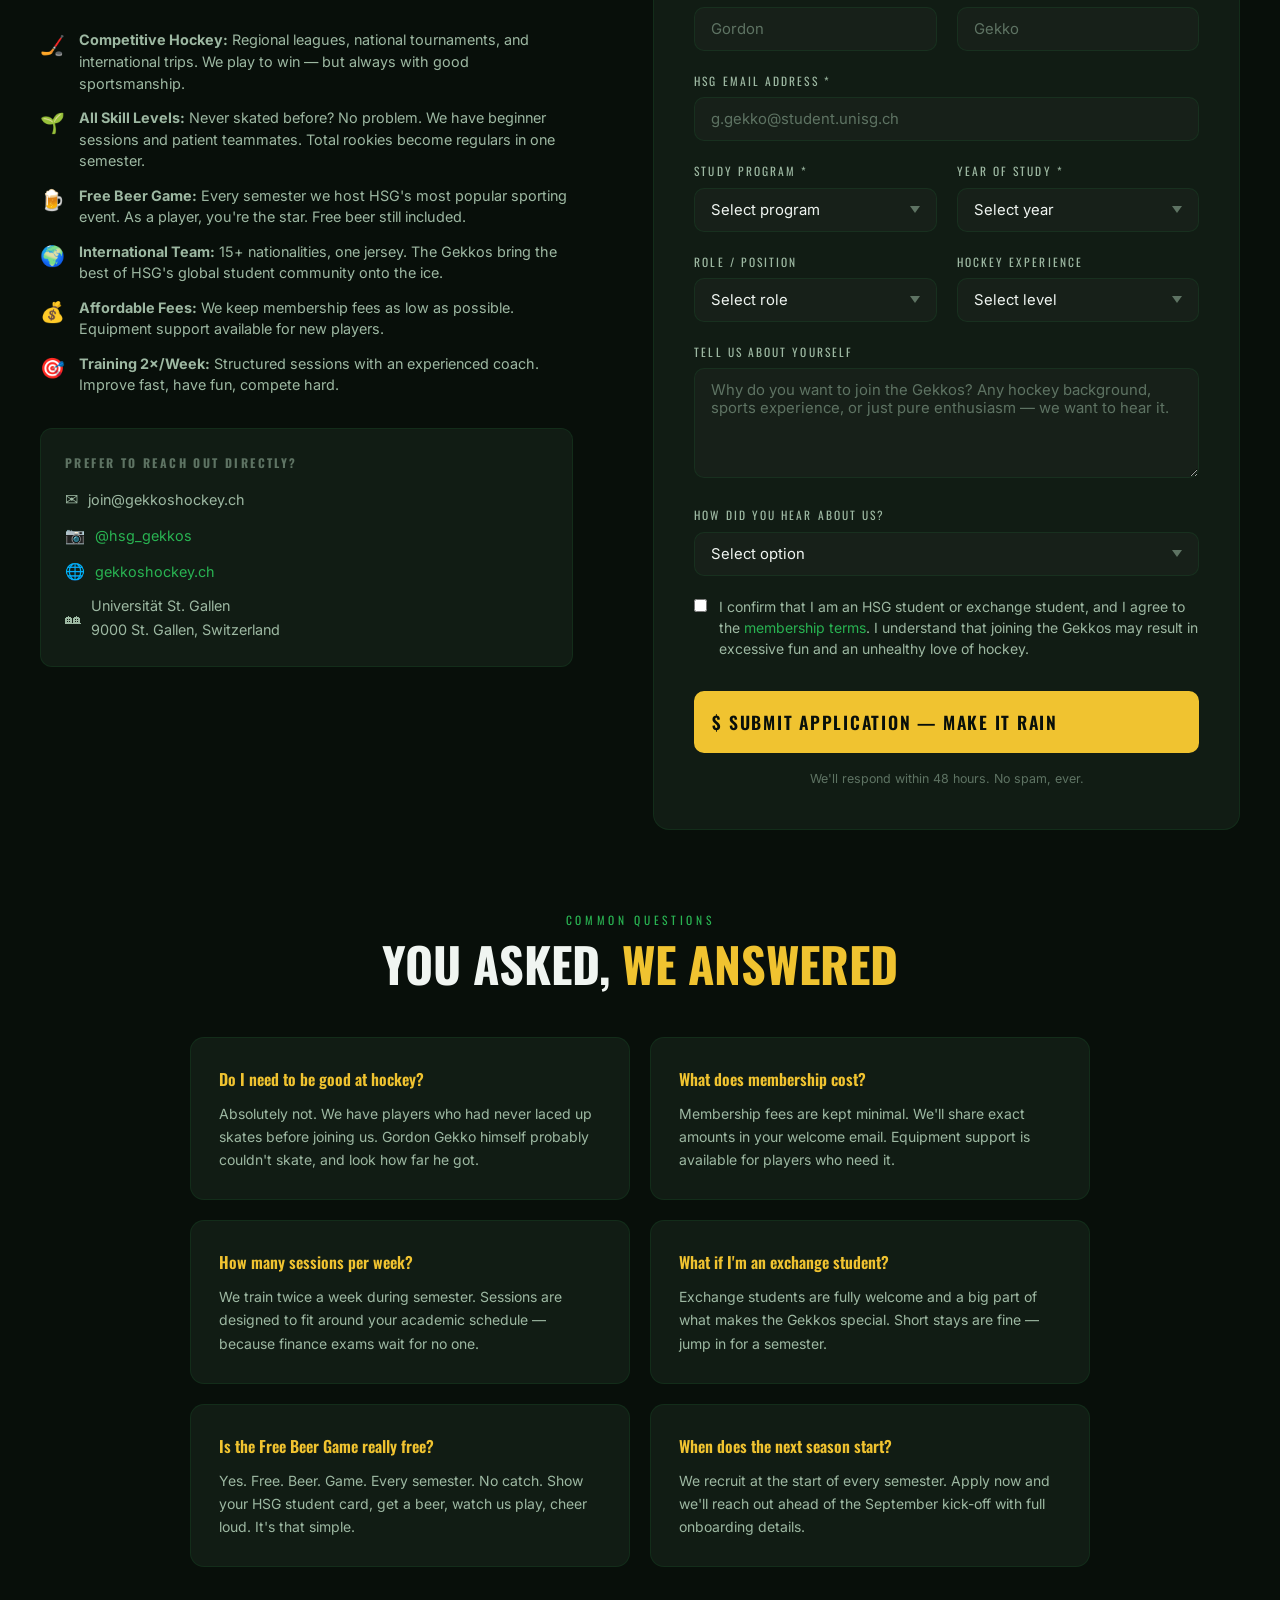
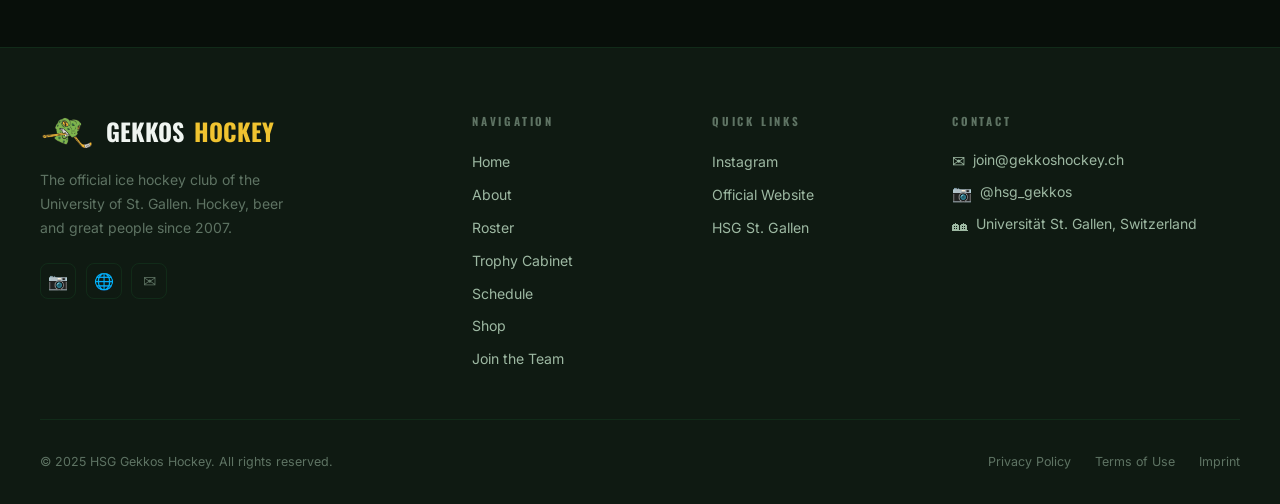
<file: join.html>
﻿<!DOCTYPE html>
<html lang="en">
<head>
  <meta charset="UTF-8" />
  <meta name="viewport" content="width=device-width, initial-scale=1.0" />
  <title>Join the Team — HSG Gekkos Hockey</title>
  <meta name="description" content="Join the HSG Gekkos — the ice hockey club of the University of St. Gallen. All skill levels welcome." />
  <link rel="icon" href="assets/pictures/LogoGekkos.png" type="image/png" />
  <link rel="stylesheet" href="css/style.css" />
  <style>
    #success-msg {
      display: none; text-align: center; padding: 4rem 2rem;
      opacity: 0; transition: opacity 0.5s ease;
    }
    #success-msg.show { display: block; }
  </style>
</head>
<body class="page-join">

  <div id="money-rain-overlay"></div>

  <!-- NAV -->
  <nav class="nav">
    <a href="index.html" class="nav-logo">
      <img src="assets/pictures/LogoGekkos.png" alt="Gekkos Logo" onerror="this.style.display='none'" />
      <span class="nav-logo-text">GEKKOS <span>HOCKEY</span></span>
    </a>
    <ul class="nav-links" id="nav-links">
      <li class="nav-mobile-header">
        <button class="nav-close" aria-label="Close menu">&#x2715;</button>
        <a href="index.html" class="nav-mobile-brand">
          <img src="assets/pictures/LogoGekkos.png" alt="Gekkos Logo" onerror="this.style.display='none'" />
          <span class="nav-mobile-brand-text">GEKKOS <span>HOCKEY</span></span>
        </a>
        <p class="nav-mobile-slogan">Greed is good — Goals are better!</p>
      </li>
      <li><a class="nav-link" href="index.html"    data-page="index.html">Home</a></li>
      <li><a class="nav-link" href="about.html"    data-page="about.html">About</a></li>
      <li><a class="nav-link" href="roster.html"   data-page="roster.html">Roster</a></li>
      <li><a class="nav-link" href="trophies.html" data-page="trophies.html">Trophy Cabinet</a></li>
      <li><a class="nav-link" href="calendar.html" data-page="calendar.html">Schedule</a></li>
      <li><a class="nav-link" href="shop.html"     data-page="shop.html">Shop</a></li>
      <li><a class="nav-cta"  href="join.html" data-page="join.html">Join the Team</a></li>
    </ul>
    <button class="nav-toggle" id="nav-toggle" aria-label="Menu">
      <span></span><span></span><span></span>
    </button>
  </nav>

  <!-- PAGE HERO -->
  <div class="page-hero">
    <div class="inner">
      <p class="page-hero-label">Recruitment Open</p>
      <h1 class="page-hero-title">Join the <span class="gold">Gekkos</span></h1>
      <p class="page-hero-sub">Make your most important investment decision this semester. All positions, all levels, all welcome.</p>
    </div>
  </div>

  <!-- OFF-ICE POSITIONS -->
  <section style="padding:4rem 2rem; background:var(--bg-2); border-bottom:1px solid var(--border);">
    <div class="section-inner">
      <div style="text-align:center; max-width:700px; margin:0 auto 3rem;" class="reveal">
        <p class="section-label">Open Positions — Front Office</p>
        <h2 class="section-title">Not a Skater? <span class="gold">We Still Want You.</span></h2>
        <p style="font-size:0.95rem; color:var(--gray-light);">The Gekkos run on ice and on talent. These off-ice roles are as important as any power play — and the perks are identical: free beer, tournaments, and a team that has your back.</p>
      </div>

      <div style="display:grid; grid-template-columns:repeat(auto-fit,minmax(280px,1fr)); gap:1.5rem;">

        <!-- Marketing Genius -->
        <div class="reveal" style="background:var(--bg-card); border:1px solid var(--border); border-radius:16px; padding:2rem; display:flex; flex-direction:column; gap:1rem; position:relative; overflow:hidden;">
          <div style="position:absolute; top:0; left:0; right:0; height:3px; background:linear-gradient(90deg,var(--gold),var(--gold-light));"></div>
          <div style="font-size:2.5rem;">📢</div>
          <div>
            <div style="font-family:var(--font-h); font-size:1.25rem; font-weight:700; margin-bottom:0.3rem;">Marketing Genius</div>
            <div style="font-size:0.72rem; letter-spacing:0.18em; text-transform:uppercase; color:var(--gold-light);">Even Gordon Gekko Would Hire</div>
          </div>
          <p style="font-size:0.875rem; color:var(--gray-light); line-height:1.7; flex:1;">
            Even Gordon Gekko would hire you — if he'd thought of Instagram first. Own the Gekkos' presence on social media, create content that makes other clubs weep into their Pilsner, and turn a student hockey team into the most talked-about brand at HSG. The most valuable commodity Gekko knew was information. Your job: make sure every HSG student knows we exist. If you can sell ice to a penguin, you're our person.
          </p>
          <ul style="font-size:0.83rem; color:var(--gray-light); display:flex; flex-direction:column; gap:0.4rem; padding-left:0; list-style:none;">
            <li style="display:flex; gap:0.5rem;"><span style="color:var(--green-light);">✓</span> Social media strategy &amp; content</li>
            <li style="display:flex; gap:0.5rem;"><span style="color:var(--green-light);">✓</span> Photography &amp; video at events</li>
            <li style="display:flex; gap:0.5rem;"><span style="color:var(--green-light);">✓</span> Recruiting campaigns each semester</li>
          </ul>
          <a href="#join-form-section" onclick="document.getElementById('position').value='Marketing &amp; Communications'" class="btn btn-outline" style="text-align:center; margin-top:0.5rem;">Apply for This Role</a>
        </div>

        <!-- Event Coordinator -->
        <div class="reveal" style="background:var(--bg-card); border:1px solid var(--border); border-radius:16px; padding:2rem; display:flex; flex-direction:column; gap:1rem; position:relative; overflow:hidden; transition-delay:0.1s;">
          <div style="position:absolute; top:0; left:0; right:0; height:3px; background:linear-gradient(90deg,var(--green),var(--green-light));"></div>
          <div style="font-size:2.5rem;">🍺</div>
          <div>
            <div style="font-family:var(--font-h); font-size:1.25rem; font-weight:700; margin-bottom:0.3rem;">Event Coordinator</div>
            <div style="font-size:0.72rem; letter-spacing:0.18em; text-transform:uppercase; color:var(--green-light);">Where Hockey Meets Hospitality</div>
          </div>
          <p style="font-size:0.875rem; color:var(--gray-light); line-height:1.7; flex:1;">
            Greed is good — but free beer is better. You are the mastermind behind the Free Beer Game, HSG's most sacred sporting tradition and quite possibly the best reason to own skates. You'll orchestrate team trips, après-hockey events, and post-game parties that become part of HSG folklore. Think of yourself as the Gordon Gekko of good times: ruthless efficiency in the service of a genuinely legendary evening. Venues, casks, guest lists — all yours.
          </p>
          <ul style="font-size:0.83rem; color:var(--gray-light); display:flex; flex-direction:column; gap:0.4rem; padding-left:0; list-style:none;">
            <li style="display:flex; gap:0.5rem;"><span style="color:var(--green-light);">✓</span> Plan &amp; run the Free Beer Game</li>
            <li style="display:flex; gap:0.5rem;"><span style="color:var(--green-light);">✓</span> Team trips &amp; tournament logistics</li>
            <li style="display:flex; gap:0.5rem;"><span style="color:var(--green-light);">✓</span> Off-ice social events &amp; galas</li>
          </ul>
          <a href="#join-form-section" onclick="document.getElementById('position').value='Event Management (Free Beer Game &amp; more)'" class="btn btn-outline" style="text-align:center; margin-top:0.5rem;">Apply for This Role</a>
        </div>

        <!-- Sponsoring Director -->
        <div class="reveal" style="background:var(--bg-card); border:1px solid var(--border); border-radius:16px; padding:2rem; display:flex; flex-direction:column; gap:1rem; position:relative; overflow:hidden; transition-delay:0.2s;">
          <div style="position:absolute; top:0; left:0; right:0; height:3px; background:linear-gradient(90deg,var(--gold-light),var(--green-light));"></div>
          <div style="font-size:2.5rem;">💰</div>
          <div>
            <div style="font-family:var(--font-h); font-size:1.25rem; font-weight:700; margin-bottom:0.3rem;">Sponsoring Director</div>
            <div style="font-size:0.72rem; letter-spacing:0.18em; text-transform:uppercase; color:var(--gold-light);">The Ability to Turn Ice into Money</div>
          </div>
          <p style="font-size:0.875rem; color:var(--gray-light); line-height:1.7; flex:1;">
            The ability to turn ice into money is your superpower — and this is the most Wall Street role we have. You'll identify sponsors, walk into pitch meetings with the quiet confidence of Gordon Gekko entering a boardroom, negotiate deals, and build partnerships that fund the next championship run. Your sponsorship deck will be so compelling that Gekko himself will want to write a cheque. HSG finance students: this role has your name on it. Greed, for lack of a better word, is your job description.
          </p>
          <ul style="font-size:0.83rem; color:var(--gray-light); display:flex; flex-direction:column; gap:0.4rem; padding-left:0; list-style:none;">
            <li style="display:flex; gap:0.5rem;"><span style="color:var(--green-light);">✓</span> Identify &amp; pitch potential sponsors</li>
            <li style="display:flex; gap:0.5rem;"><span style="color:var(--green-light);">✓</span> Manage sponsor relationships</li>
            <li style="display:flex; gap:0.5rem;"><span style="color:var(--green-light);">✓</span> Build sponsorship decks &amp; proposals</li>
          </ul>
          <a href="#join-form-section" onclick="document.getElementById('position').value='Sponsoring &amp; Partnerships'" class="btn btn-outline" style="text-align:center; margin-top:0.5rem;">Apply for This Role</a>
        </div>

      </div>
    </div>
  </section>

  <!-- FORM + INFO -->
  <section class="section" id="join-form-section">
    <div class="section-inner">

      <!-- Success message (shown after submit) -->
      <div id="success-msg">
        <div class="success-msg-inner">
          <span class="success-icon">🤑</span>
          <h3>Welcome to the <span style="color:var(--gold-light);">Gekkos!</span></h3>
          <p style="margin-top:0.5rem; margin-bottom:2rem;">Your application has been received. We'll be in touch within 48 hours.<br>In the meantime, follow us on Instagram for updates.</p>
          <div style="display:flex; gap:1rem; justify-content:center; flex-wrap:wrap;">
            <a href="https://www.instagram.com/hsg_gekkos" target="_blank" class="btn btn-primary">&#128247; Follow @hsg_gekkos</a>
            <a href="calendar.html" class="btn btn-outline">View Schedule</a>
          </div>
        </div>
      </div>

      <!-- Main grid -->
      <div class="join-grid" id="join-content">

        <!-- LEFT: Info -->
        <div class="reveal-left">
          <p class="section-label">Why Join?</p>
          <div class="join-info">
            <h3>The Best <span style="color:var(--gold-light);">Investment</span> You'll Make at HSG</h3>
            <p>
              Beyond the lectures and case studies, life at HSG is about the community you build.
              The Gekkos give you a team, a sport, and stories you'll tell for decades.
            </p>
          </div>

          <div class="join-perks">
            <div class="perk">
              <span class="perk-icon">🏒</span>
              <span><strong>Competitive Hockey:</strong> Regional leagues, national tournaments, and international trips. We play to win — but always with good sportsmanship.</span>
            </div>
            <div class="perk">
              <span class="perk-icon">🌱</span>
              <span><strong>All Skill Levels:</strong> Never skated before? No problem. We have beginner sessions and patient teammates. Total rookies become regulars in one semester.</span>
            </div>
            <div class="perk">
              <span class="perk-icon">🍺</span>
              <span><strong>Free Beer Game:</strong> Every semester we host HSG's most popular sporting event. As a player, you're the star. Free beer still included.</span>
            </div>
            <div class="perk">
              <span class="perk-icon">🌍</span>
              <span><strong>International Team:</strong> 15+ nationalities, one jersey. The Gekkos bring the best of HSG's global student community onto the ice.</span>
            </div>
            <div class="perk">
              <span class="perk-icon">💰</span>
              <span><strong>Affordable Fees:</strong> We keep membership fees as low as possible. Equipment support available for new players.</span>
            </div>
            <div class="perk">
              <span class="perk-icon">🎯</span>
              <span><strong>Training 2×/Week:</strong> Structured sessions with an experienced coach. Improve fast, have fun, compete hard.</span>
            </div>
          </div>

          <!-- Contact block -->
          <div class="contact-block">
            <h4>Prefer to reach out directly?</h4>
            <div class="contact-item">
              <span class="contact-icon">&#9993;</span>
              <span>join@gekkoshockey.ch</span>
            </div>
            <div class="contact-item">
              <span class="contact-icon">&#128247;</span>
              <a href="https://www.instagram.com/hsg_gekkos" target="_blank" style="color:var(--green-light);">@hsg_gekkos</a>
            </div>
            <div class="contact-item">
              <span class="contact-icon">&#127760;</span>
              <a href="https://gekkoshockey.ch" target="_blank" style="color:var(--green-light);">gekkoshockey.ch</a>
            </div>
            <div class="contact-item">
              <span class="contact-icon">&#127960;</span>
              <span>Universität St. Gallen<br>9000 St. Gallen, Switzerland</span>
            </div>
          </div>
        </div>

        <!-- RIGHT: Form -->
        <div class="reveal-right">
          <div class="form-card">
            <p class="section-label" style="margin-bottom:0.5rem;">Application Form</p>
            <h3 style="font-family:var(--font-h); font-size:1.5rem; font-weight:700; margin-bottom:1.75rem;">
              Make Your <span style="color:var(--gold-light);">Move</span>
            </h3>

            <form id="join-form" novalidate>

              <div class="form-row">
                <div class="form-group">
                  <label class="form-label" for="fname">First Name *</label>
                  <input class="form-control" type="text" id="fname" name="fname" placeholder="Gordon" required />
                </div>
                <div class="form-group">
                  <label class="form-label" for="lname">Last Name *</label>
                  <input class="form-control" type="text" id="lname" name="lname" placeholder="Gekko" required />
                </div>
              </div>

              <div class="form-group">
                <label class="form-label" for="email">HSG Email Address *</label>
                <input class="form-control" type="email" id="email" name="email" placeholder="g.gekko@student.unisg.ch" required />
              </div>

              <div class="form-row">
                <div class="form-group">
                  <label class="form-label" for="program">Study Program *</label>
                  <select class="form-control" id="program" name="program" required>
                    <option value="" disabled selected>Select program</option>
                    <option>Bachelor Business Administration</option>
                    <option>Bachelor Economics</option>
                    <option>Master in Finance</option>
                    <option>Master in Strategy & International Management</option>
                    <option>MBA</option>
                    <option>Law School</option>
                    <option>Other / Exchange Student</option>
                  </select>
                </div>
                <div class="form-group">
                  <label class="form-label" for="year">Year of Study *</label>
                  <select class="form-control" id="year" name="year" required>
                    <option value="" disabled selected>Select year</option>
                    <option>1st Year</option>
                    <option>2nd Year</option>
                    <option>3rd Year</option>
                    <option>4th Year</option>
                    <option>Master / PhD</option>
                  </select>
                </div>
              </div>

              <div class="form-row">
                <div class="form-group">
                  <label class="form-label" for="position">Role / Position</label>
                  <select class="form-control" id="position" name="position">
                    <option value="" disabled selected>Select role</option>
                    <optgroup label="— On Ice —">
                      <option>Forward</option>
                      <option>Defenseman</option>
                      <option>Goaltender</option>
                      <option>Not Sure / Beginner</option>
                    </optgroup>
                    <optgroup label="— Off Ice —">
                      <option>Marketing &amp; Communications</option>
                      <option>Event Management (Free Beer Game &amp; more)</option>
                      <option>Sponsoring &amp; Partnerships</option>
                    </optgroup>
                  </select>
                </div>
                <div class="form-group">
                  <label class="form-label" for="experience">Hockey Experience</label>
                  <select class="form-control" id="experience" name="experience">
                    <option value="" disabled selected>Select level</option>
                    <option>Complete beginner</option>
                    <option>Recreational (1–3 years)</option>
                    <option>Club level (3–7 years)</option>
                    <option>Semi-competitive (7+ years)</option>
                    <option>Competitive / Academy background</option>
                  </select>
                </div>
              </div>

              <div class="form-group">
                <label class="form-label" for="motivation">Tell Us About Yourself</label>
                <textarea class="form-control" id="motivation" name="motivation" placeholder="Why do you want to join the Gekkos? Any hockey background, sports experience, or just pure enthusiasm — we want to hear it."></textarea>
              </div>

              <div class="form-group">
                <label class="form-label" for="hear">How did you hear about us?</label>
                <select class="form-control" id="hear" name="hear">
                  <option value="" disabled selected>Select option</option>
                  <option>Instagram</option>
                  <option>Friend / teammate</option>
                  <option>Free Beer Game</option>
                  <option>HSG notice board</option>
                  <option>Website</option>
                  <option>Other</option>
                </select>
              </div>

              <div class="form-check">
                <input type="checkbox" id="terms" name="terms" required />
                <label for="terms">
                  I confirm that I am an HSG student or exchange student, and I agree to the
                  <a href="#" style="color:var(--green-light);">membership terms</a>.
                  I understand that joining the Gekkos may result in excessive fun and an unhealthy love of hockey.
                </label>
              </div>

              <div style="margin-top:2rem;">
                <button type="submit" class="btn btn-gold" style="width:100%; font-size:1.1rem; padding:1rem;">
                  &#36; Submit Application — Make It Rain
                </button>
              </div>

              <p style="font-size:0.78rem; color:var(--gray); margin-top:1rem; text-align:center;">
                We'll respond within 48 hours. No spam, ever.
              </p>

            </form>
          </div>
        </div><!-- /.reveal-right -->

      </div><!-- /.join-grid -->
    </div>
  </section>

  <!-- FAQ -->
  <section style="padding:0 2rem 5rem;">
    <div class="section-inner">
      <div style="text-align:center; max-width:600px; margin:0 auto 3rem;" class="reveal">
        <p class="section-label">Common Questions</p>
        <h2 class="section-title">You Asked, <span class="gold">We Answered</span></h2>
      </div>
      <div style="display:grid; grid-template-columns:repeat(auto-fit,minmax(300px,1fr)); gap:1.25rem; max-width:900px; margin:0 auto;">

        <div class="reveal" style="background:var(--bg-card); border:1px solid var(--border); border-radius:14px; padding:1.75rem;">
          <h4 style="font-family:var(--font-h); font-size:1rem; font-weight:600; margin-bottom:0.6rem; color:var(--gold-light);">Do I need to be good at hockey?</h4>
          <p style="font-size:0.875rem; color:var(--gray-light); line-height:1.65;">Absolutely not. We have players who had never laced up skates before joining us. Gordon Gekko himself probably couldn't skate, and look how far he got.</p>
        </div>

        <div class="reveal" style="background:var(--bg-card); border:1px solid var(--border); border-radius:14px; padding:1.75rem; transition-delay:0.08s;">
          <h4 style="font-family:var(--font-h); font-size:1rem; font-weight:600; margin-bottom:0.6rem; color:var(--gold-light);">What does membership cost?</h4>
          <p style="font-size:0.875rem; color:var(--gray-light); line-height:1.65;">Membership fees are kept minimal. We'll share exact amounts in your welcome email. Equipment support is available for players who need it.</p>
        </div>

        <div class="reveal" style="background:var(--bg-card); border:1px solid var(--border); border-radius:14px; padding:1.75rem; transition-delay:0.16s;">
          <h4 style="font-family:var(--font-h); font-size:1rem; font-weight:600; margin-bottom:0.6rem; color:var(--gold-light);">How many sessions per week?</h4>
          <p style="font-size:0.875rem; color:var(--gray-light); line-height:1.65;">We train twice a week during semester. Sessions are designed to fit around your academic schedule — because finance exams wait for no one.</p>
        </div>

        <div class="reveal" style="background:var(--bg-card); border:1px solid var(--border); border-radius:14px; padding:1.75rem; transition-delay:0.24s;">
          <h4 style="font-family:var(--font-h); font-size:1rem; font-weight:600; margin-bottom:0.6rem; color:var(--gold-light);">What if I'm an exchange student?</h4>
          <p style="font-size:0.875rem; color:var(--gray-light); line-height:1.65;">Exchange students are fully welcome and a big part of what makes the Gekkos special. Short stays are fine — jump in for a semester.</p>
        </div>

        <div class="reveal" style="background:var(--bg-card); border:1px solid var(--border); border-radius:14px; padding:1.75rem; transition-delay:0.32s;">
          <h4 style="font-family:var(--font-h); font-size:1rem; font-weight:600; margin-bottom:0.6rem; color:var(--gold-light);">Is the Free Beer Game really free?</h4>
          <p style="font-size:0.875rem; color:var(--gray-light); line-height:1.65;">Yes. Free. Beer. Game. Every semester. No catch. Show your HSG student card, get a beer, watch us play, cheer loud. It's that simple.</p>
        </div>

        <div class="reveal" style="background:var(--bg-card); border:1px solid var(--border); border-radius:14px; padding:1.75rem; transition-delay:0.40s;">
          <h4 style="font-family:var(--font-h); font-size:1rem; font-weight:600; margin-bottom:0.6rem; color:var(--gold-light);">When does the next season start?</h4>
          <p style="font-size:0.875rem; color:var(--gray-light); line-height:1.65;">We recruit at the start of every semester. Apply now and we'll reach out ahead of the September kick-off with full onboarding details.</p>
        </div>

      </div>
    </div>
  </section>

  <!-- FOOTER -->
  <footer class="footer">
    <div class="footer-top">
      <div>
        <div class="footer-brand-name">
          <img src="assets/pictures/LogoGekkos.png" alt="Logo" onerror="this.style.display='none'" />
          GEKKOS <span>HOCKEY</span>
        </div>
        <p class="footer-tagline">The official ice hockey club of the University of St. Gallen. Hockey, beer and great people since 2007.</p>
        <div class="footer-socials">
          <a href="https://www.instagram.com/hsg_gekkos" target="_blank" rel="noopener" class="social-icon">&#128247;</a>
          <a href="https://gekkoshockey.ch" target="_blank" rel="noopener" class="social-icon">&#127760;</a>
          <a href="mailto:info@gekkoshockey.ch" class="social-icon">&#9993;</a>
        </div>
      </div>
      <div class="footer-col">
        <h4>Navigation</h4>
        <div class="footer-links">
          <a href="index.html" class="footer-link">Home</a>
          <a href="about.html" class="footer-link">About</a>
          <a href="roster.html" class="footer-link">Roster</a>
          <a href="trophies.html" class="footer-link">Trophy Cabinet</a>
          <a href="calendar.html" class="footer-link">Schedule</a>
          <a href="shop.html"     class="footer-link">Shop</a>
          <a href="join.html"     class="footer-link">Join the Team</a>
        </div>
      </div>
      <div class="footer-col">
        <h4>Quick Links</h4>
        <div class="footer-links">
          <a href="https://www.instagram.com/hsg_gekkos" target="_blank" class="footer-link">Instagram</a>
          <a href="https://gekkoshockey.ch" target="_blank" class="footer-link">Official Website</a>
          <a href="https://www.unisg.ch" target="_blank" class="footer-link">HSG St. Gallen</a>
        </div>
      </div>
      <div class="footer-col">
        <h4>Contact</h4>
        <div class="footer-contact-item"><span class="contact-icon">&#9993;</span> join@gekkoshockey.ch</div>
        <div class="footer-contact-item"><span class="contact-icon">&#128247;</span> @hsg_gekkos</div>
        <div class="footer-contact-item"><span class="contact-icon">&#127960;</span> Universität St. Gallen, Switzerland</div>
      </div>
    </div>
    <div class="footer-bottom">
      <p class="footer-copy">&copy; 2025 HSG Gekkos Hockey. All rights reserved.</p>
      <div class="footer-legal"><a href="privacy.html">Privacy Policy</a><a href="terms.html">Terms of Use</a><a href="#">Imprint</a></div>
    </div>
  </footer>

  <script src="js/app.js"></script>
</body>
</html>
</file>
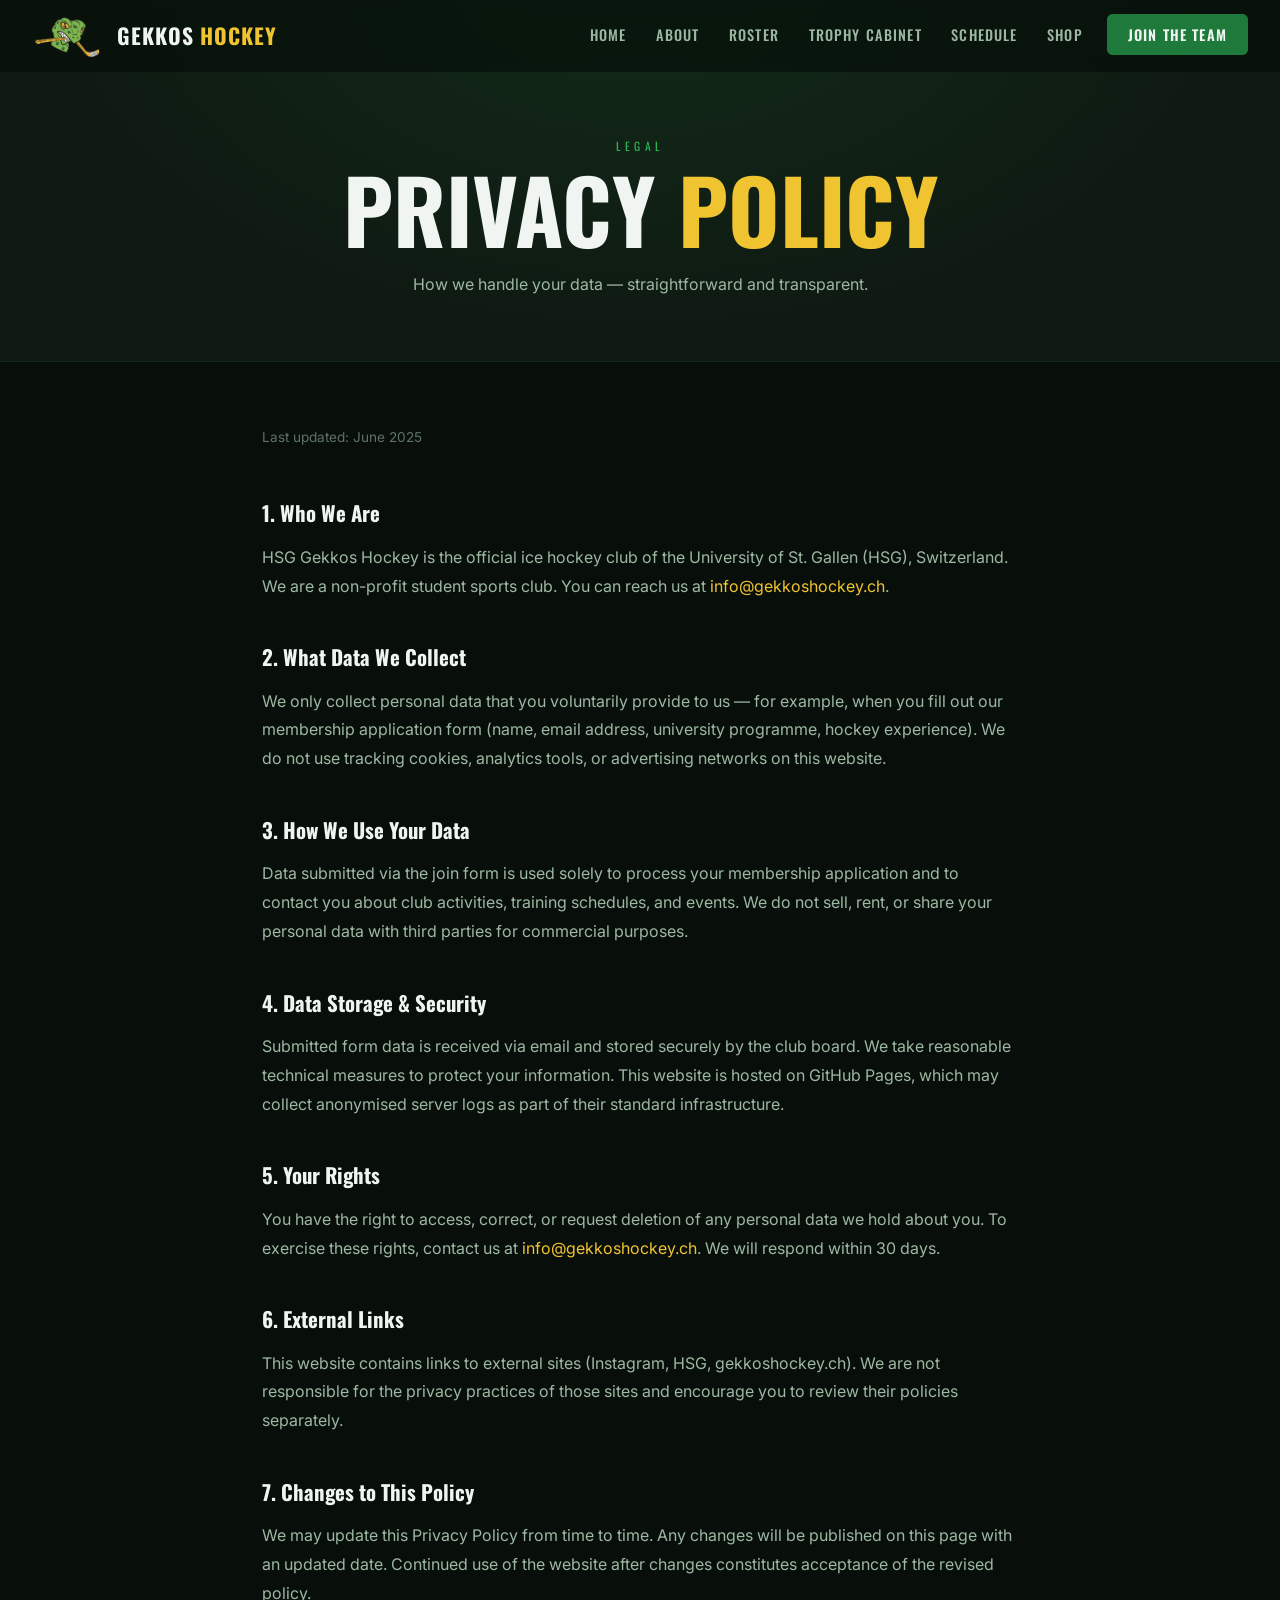
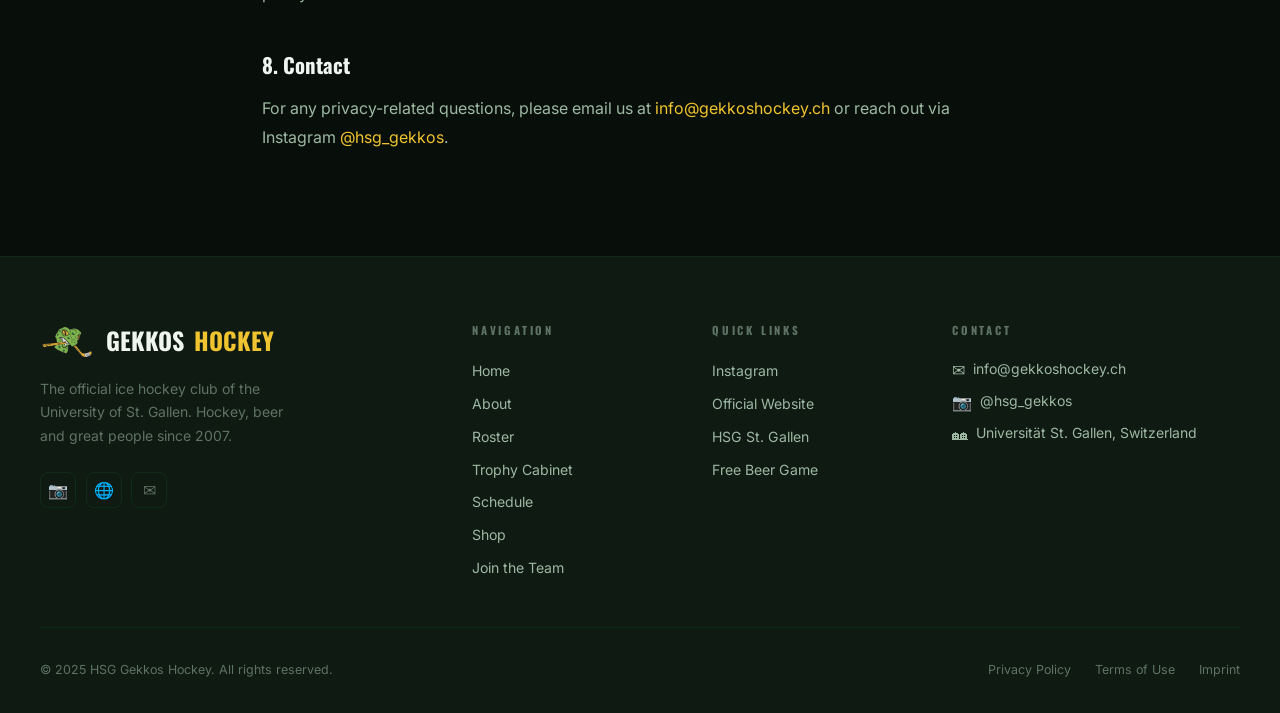
<file: privacy.html>
<!DOCTYPE html>
<html lang="en">
<head>
  <meta charset="UTF-8" />
  <meta name="viewport" content="width=device-width, initial-scale=1.0" />
  <title>Privacy Policy — HSG Gekkos Hockey</title>
  <meta name="description" content="Privacy Policy of the HSG Gekkos Hockey Club." />
  <link rel="icon" href="assets/pictures/LogoGekkos.png" type="image/png" />
  <link rel="stylesheet" href="css/style.css" />
</head>
<body class="page-privacy">

  <div id="money-rain-overlay"></div>

  <!-- NAV -->
  <nav class="nav">
    <a href="index.html" class="nav-logo">
      <img src="assets/pictures/LogoGekkos.png" alt="Gekkos Logo" onerror="this.style.display='none'" />
      <span class="nav-logo-text">GEKKOS <span>HOCKEY</span></span>
    </a>
    <ul class="nav-links" id="nav-links">
      <li class="nav-mobile-header">
        <button class="nav-close" aria-label="Close menu">&#x2715;</button>
        <a href="index.html" class="nav-mobile-brand">
          <img src="assets/pictures/LogoGekkos.png" alt="Gekkos Logo" onerror="this.style.display='none'" />
          <span class="nav-mobile-brand-text">GEKKOS <span>HOCKEY</span></span>
        </a>
        <p class="nav-mobile-slogan">Greed is good — Goals are better!</p>
      </li>
      <li><a class="nav-link" href="index.html"    data-page="index.html">Home</a></li>
      <li><a class="nav-link" href="about.html"    data-page="about.html">About</a></li>
      <li><a class="nav-link" href="roster.html"   data-page="roster.html">Roster</a></li>
      <li><a class="nav-link" href="trophies.html" data-page="trophies.html">Trophy Cabinet</a></li>
      <li><a class="nav-link" href="calendar.html" data-page="calendar.html">Schedule</a></li>
      <li><a class="nav-link" href="shop.html"     data-page="shop.html">Shop</a></li>
      <li><a class="nav-cta"  href="join.html">Join the Team</a></li>
    </ul>
    <button class="nav-toggle" id="nav-toggle" aria-label="Menu">
      <span></span><span></span><span></span>
    </button>
  </nav>

  <!-- PAGE HERO -->
  <div class="page-hero">
    <div class="inner">
      <p class="page-hero-label">Legal</p>
      <h1 class="page-hero-title">Privacy <span class="gold">Policy</span></h1>
      <p class="page-hero-sub">How we handle your data — straightforward and transparent.</p>
    </div>
  </div>

  <!-- CONTENT -->
  <section style="padding: 4rem 2rem; max-width: 820px; margin: 0 auto;">

    <p style="font-size:0.85rem; color:var(--gray); margin-bottom:3rem;">Last updated: June 2025</p>

    <div class="reveal" style="margin-bottom:2.5rem;">
      <h2 style="font-family:var(--font-h); font-size:1.3rem; margin-bottom:0.75rem; color:var(--white);">1. Who We Are</h2>
      <p style="color:var(--gray-light); line-height:1.8;">HSG Gekkos Hockey is the official ice hockey club of the University of St. Gallen (HSG), Switzerland. We are a non-profit student sports club. You can reach us at <a href="mailto:info@gekkoshockey.ch" style="color:var(--gold-light);">info@gekkoshockey.ch</a>.</p>
    </div>

    <div class="reveal" style="margin-bottom:2.5rem;">
      <h2 style="font-family:var(--font-h); font-size:1.3rem; margin-bottom:0.75rem; color:var(--white);">2. What Data We Collect</h2>
      <p style="color:var(--gray-light); line-height:1.8;">We only collect personal data that you voluntarily provide to us — for example, when you fill out our membership application form (name, email address, university programme, hockey experience). We do not use tracking cookies, analytics tools, or advertising networks on this website.</p>
    </div>

    <div class="reveal" style="margin-bottom:2.5rem;">
      <h2 style="font-family:var(--font-h); font-size:1.3rem; margin-bottom:0.75rem; color:var(--white);">3. How We Use Your Data</h2>
      <p style="color:var(--gray-light); line-height:1.8;">Data submitted via the join form is used solely to process your membership application and to contact you about club activities, training schedules, and events. We do not sell, rent, or share your personal data with third parties for commercial purposes.</p>
    </div>

    <div class="reveal" style="margin-bottom:2.5rem;">
      <h2 style="font-family:var(--font-h); font-size:1.3rem; margin-bottom:0.75rem; color:var(--white);">4. Data Storage & Security</h2>
      <p style="color:var(--gray-light); line-height:1.8;">Submitted form data is received via email and stored securely by the club board. We take reasonable technical measures to protect your information. This website is hosted on GitHub Pages, which may collect anonymised server logs as part of their standard infrastructure.</p>
    </div>

    <div class="reveal" style="margin-bottom:2.5rem;">
      <h2 style="font-family:var(--font-h); font-size:1.3rem; margin-bottom:0.75rem; color:var(--white);">5. Your Rights</h2>
      <p style="color:var(--gray-light); line-height:1.8;">You have the right to access, correct, or request deletion of any personal data we hold about you. To exercise these rights, contact us at <a href="mailto:info@gekkoshockey.ch" style="color:var(--gold-light);">info@gekkoshockey.ch</a>. We will respond within 30 days.</p>
    </div>

    <div class="reveal" style="margin-bottom:2.5rem;">
      <h2 style="font-family:var(--font-h); font-size:1.3rem; margin-bottom:0.75rem; color:var(--white);">6. External Links</h2>
      <p style="color:var(--gray-light); line-height:1.8;">This website contains links to external sites (Instagram, HSG, gekkoshockey.ch). We are not responsible for the privacy practices of those sites and encourage you to review their policies separately.</p>
    </div>

    <div class="reveal" style="margin-bottom:2.5rem;">
      <h2 style="font-family:var(--font-h); font-size:1.3rem; margin-bottom:0.75rem; color:var(--white);">7. Changes to This Policy</h2>
      <p style="color:var(--gray-light); line-height:1.8;">We may update this Privacy Policy from time to time. Any changes will be published on this page with an updated date. Continued use of the website after changes constitutes acceptance of the revised policy.</p>
    </div>

    <div class="reveal" style="margin-bottom:2.5rem;">
      <h2 style="font-family:var(--font-h); font-size:1.3rem; margin-bottom:0.75rem; color:var(--white);">8. Contact</h2>
      <p style="color:var(--gray-light); line-height:1.8;">For any privacy-related questions, please email us at <a href="mailto:info@gekkoshockey.ch" style="color:var(--gold-light);">info@gekkoshockey.ch</a> or reach out via Instagram <a href="https://www.instagram.com/hsg_gekkos" target="_blank" rel="noopener" style="color:var(--gold-light);">@hsg_gekkos</a>.</p>
    </div>

  </section>

  <!-- FOOTER -->
  <footer class="footer">
    <div class="footer-top">
      <div>
        <div class="footer-brand-name">
          <img src="assets/pictures/LogoGekkos.png" alt="Logo" onerror="this.style.display='none'" />
          GEKKOS <span>HOCKEY</span>
        </div>
        <p class="footer-tagline">The official ice hockey club of the University of St. Gallen. Hockey, beer and great people since 2007.</p>
        <div class="footer-socials">
          <a href="https://www.instagram.com/hsg_gekkos" target="_blank" rel="noopener" class="social-icon">&#128247;</a>
          <a href="https://gekkoshockey.ch" target="_blank" rel="noopener" class="social-icon">&#127760;</a>
          <a href="mailto:info@gekkoshockey.ch" class="social-icon">&#9993;</a>
        </div>
      </div>
      <div class="footer-col">
        <h4>Navigation</h4>
        <div class="footer-links">
          <a href="index.html" class="footer-link">Home</a>
          <a href="about.html" class="footer-link">About</a>
          <a href="roster.html" class="footer-link">Roster</a>
          <a href="trophies.html" class="footer-link">Trophy Cabinet</a>
          <a href="calendar.html" class="footer-link">Schedule</a>
          <a href="shop.html" class="footer-link">Shop</a>
          <a href="join.html" class="footer-link">Join the Team</a>
        </div>
      </div>
      <div class="footer-col">
        <h4>Quick Links</h4>
        <div class="footer-links">
          <a href="https://www.instagram.com/hsg_gekkos" target="_blank" class="footer-link">Instagram</a>
          <a href="https://gekkoshockey.ch" target="_blank" class="footer-link">Official Website</a>
          <a href="https://www.unisg.ch" target="_blank" class="footer-link">HSG St. Gallen</a>
          <a href="join.html" class="footer-link">Free Beer Game</a>
        </div>
      </div>
      <div class="footer-col">
        <h4>Contact</h4>
        <div class="footer-contact-item"><span class="contact-icon">&#9993;</span> info@gekkoshockey.ch</div>
        <div class="footer-contact-item"><span class="contact-icon">&#128247;</span> @hsg_gekkos</div>
        <div class="footer-contact-item"><span class="contact-icon">&#127960;</span> Universität St. Gallen, Switzerland</div>
      </div>
    </div>
    <div class="footer-bottom">
      <p class="footer-copy">&copy; 2025 HSG Gekkos Hockey. All rights reserved.</p>
      <div class="footer-legal"><a href="privacy.html">Privacy Policy</a><a href="terms.html">Terms of Use</a><a href="#">Imprint</a></div>
    </div>
  </footer>

  <script src="js/app.js"></script>
</body>
</html>
</file>
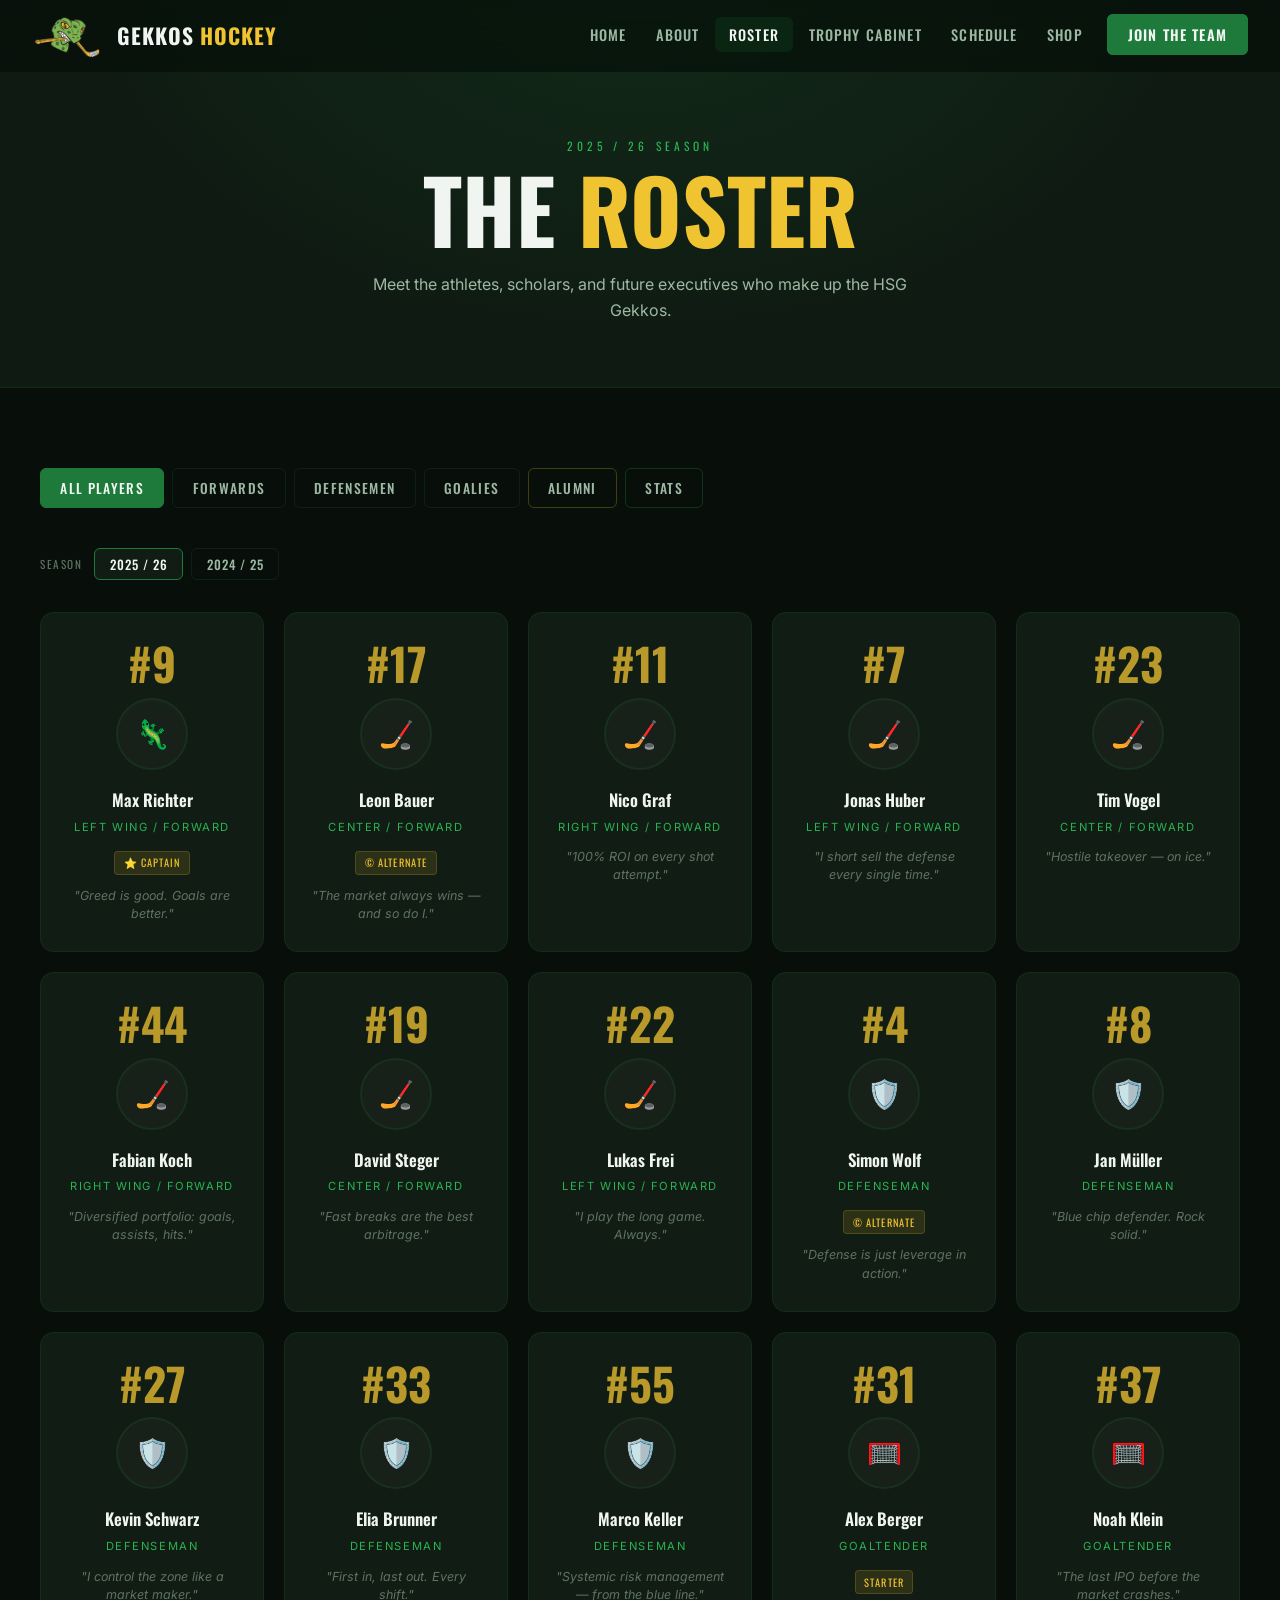
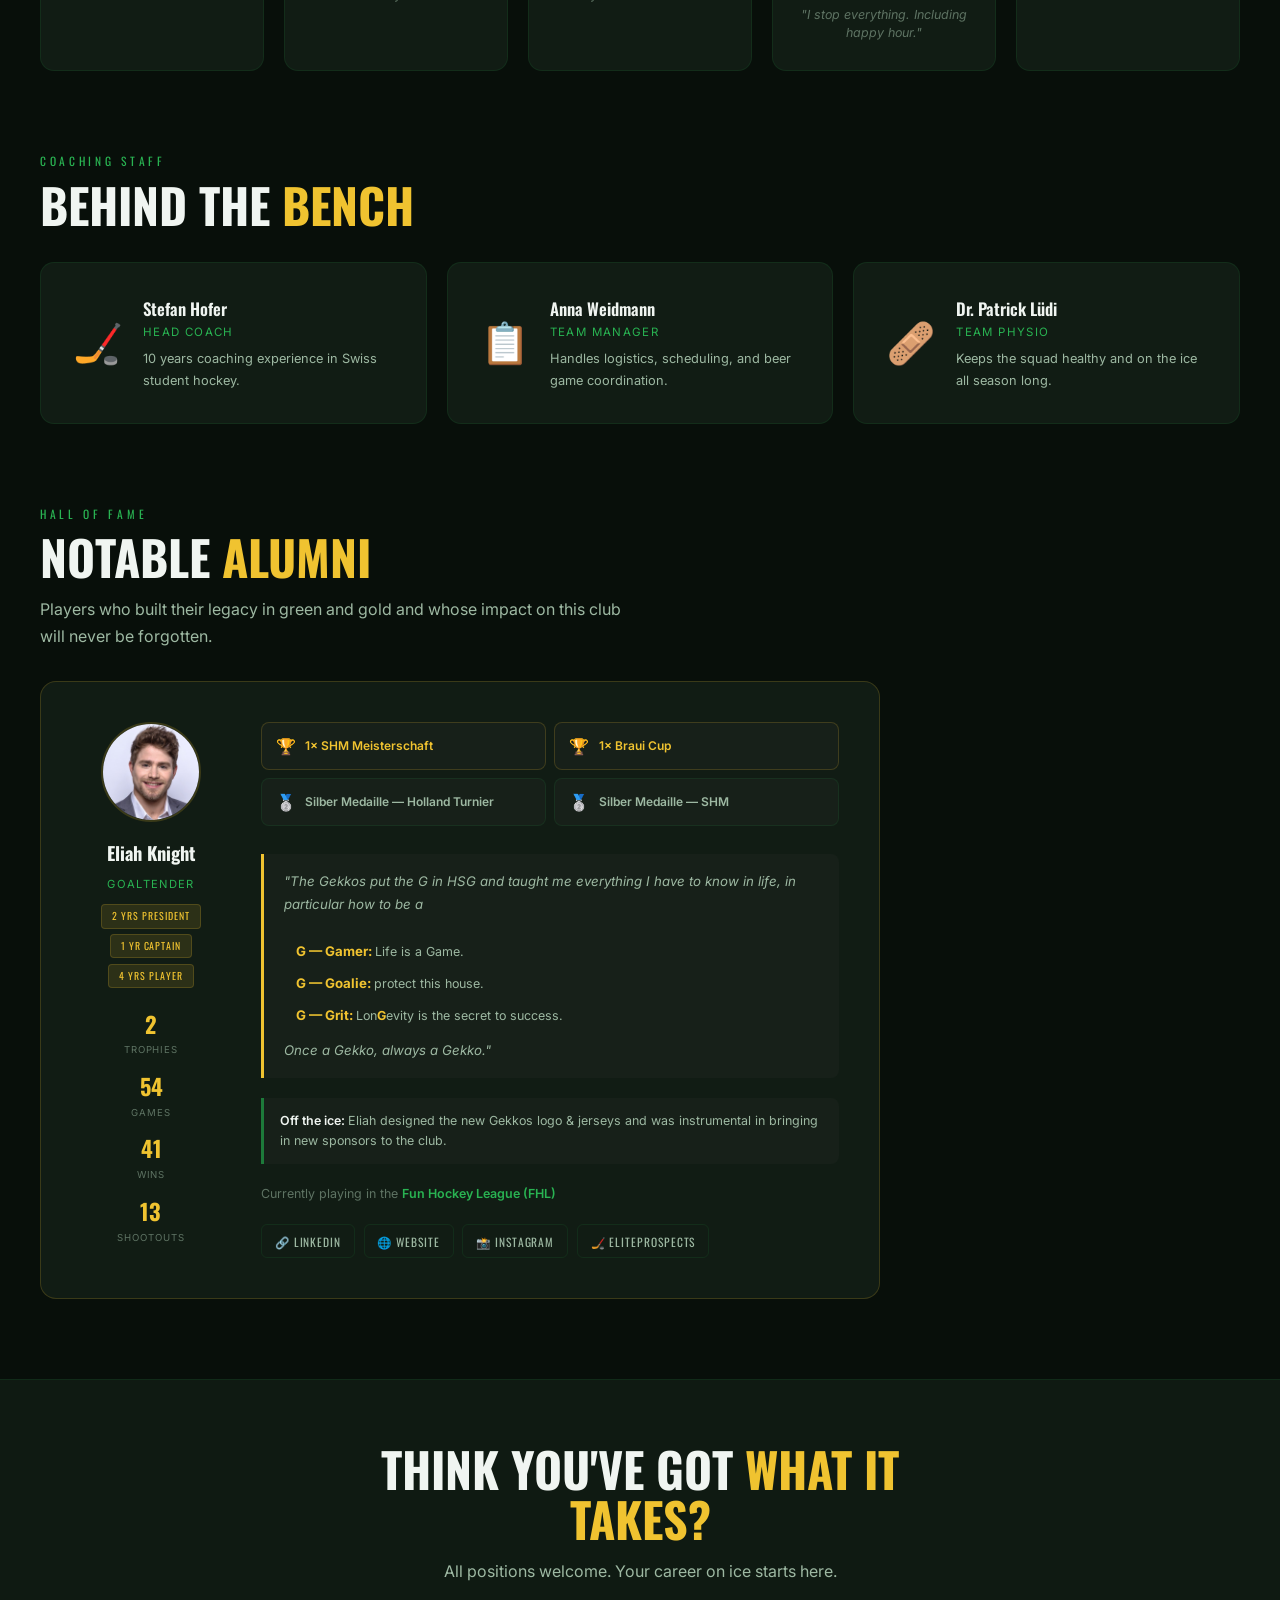
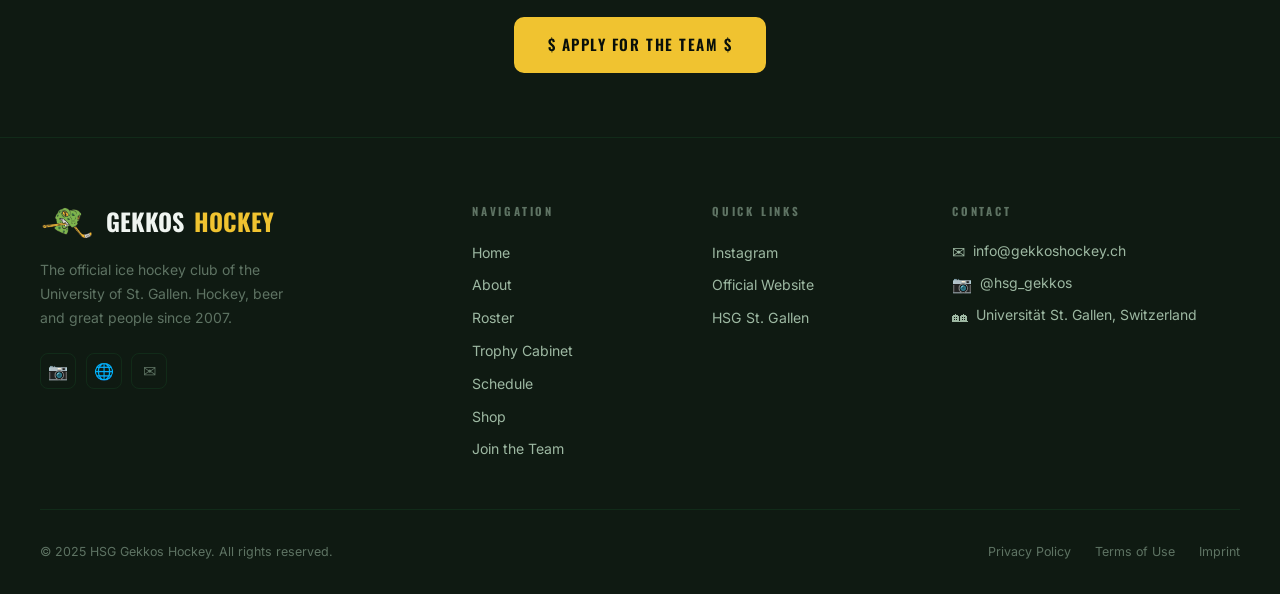
<file: roster.html>
﻿<!DOCTYPE html>
<html lang="en">
<head>
  <meta charset="UTF-8" />
  <meta name="viewport" content="width=device-width, initial-scale=1.0" />
  <title>Roster — HSG Gekkos Hockey</title>
  <meta name="description" content="Meet the players of the HSG Gekkos ice hockey team." />
  <link rel="icon" href="assets/pictures/LogoGekkos.png" type="image/png" />
  <link rel="stylesheet" href="css/style.css" />
</head>
<body class="page-roster">

  <div id="money-rain-overlay"></div>

  <!-- NAV -->
  <nav class="nav">
    <a href="index.html" class="nav-logo">
      <img src="assets/pictures/LogoGekkos.png" alt="Gekkos Logo" onerror="this.style.display='none'" />
      <span class="nav-logo-text">GEKKOS <span>HOCKEY</span></span>
    </a>
    <ul class="nav-links" id="nav-links">
      <li class="nav-mobile-header">
        <button class="nav-close" aria-label="Close menu">&#x2715;</button>
        <a href="index.html" class="nav-mobile-brand">
          <img src="assets/pictures/LogoGekkos.png" alt="Gekkos Logo" onerror="this.style.display='none'" />
          <span class="nav-mobile-brand-text">GEKKOS <span>HOCKEY</span></span>
        </a>
        <p class="nav-mobile-slogan">Greed is good — Goals are better!</p>
      </li>
      <li><a class="nav-link" href="index.html"    data-page="index.html">Home</a></li>
      <li><a class="nav-link" href="about.html"    data-page="about.html">About</a></li>
      <li><a class="nav-link" href="roster.html"   data-page="roster.html">Roster</a></li>
      <li><a class="nav-link" href="trophies.html" data-page="trophies.html">Trophy Cabinet</a></li>
      <li><a class="nav-link" href="calendar.html" data-page="calendar.html">Schedule</a></li>
      <li><a class="nav-link" href="shop.html"     data-page="shop.html">Shop</a></li>
      <li><a class="nav-cta"  href="join.html">Join the Team</a></li>
    </ul>
    <button class="nav-toggle" id="nav-toggle" aria-label="Menu">
      <span></span><span></span><span></span>
    </button>
  </nav>

  <!-- PAGE HERO -->
  <div class="page-hero">
    <div class="inner">
      <p class="page-hero-label" id="season-hero-label">2025 / 26 Season</p>
      <h1 class="page-hero-title">The <span class="gold">Roster</span></h1>
      <p class="page-hero-sub">Meet the athletes, scholars, and future executives who make up the HSG Gekkos.</p>
    </div>
  </div>

  <!-- ROSTER -->
  <section class="section">
    <div class="section-inner">

      <!-- Tabs -->
      <div class="roster-tabs reveal">
        <button class="tab-btn active" data-filter="all">All Players</button>
        <button class="tab-btn" data-filter="forward">Forwards</button>
        <button class="tab-btn" data-filter="defense">Defensemen</button>
        <button class="tab-btn" data-filter="goalie">Goalies</button>
        <button class="tab-btn tab-btn--alumni" data-filter="alumni">Alumni</button>
        <button class="tab-btn tab-btn--stats" data-filter="stats">Stats</button>
      </div>

      <!-- Season picker -->
      <div class="season-picker reveal">
        <span class="season-picker-label">Season</span>
        <button class="season-btn active" data-season="25-26">2025 / 26</button>
        <button class="season-btn" data-season="24-25">2024 / 25</button>
      </div>

      <!-- Grid panel (populated by JS) -->
      <div id="roster-grid-panel">
        <div class="players-grid"></div><!-- /.players-grid -->
      </div><!-- /#roster-grid-panel -->

      <!-- Stats panel (rendered by JS) -->
      <div id="stats-panel" style="display:none;"></div>

      <!-- Alumni panel -->
      <div id="alumni-panel" style="display:none; padding-top:0.5rem;">
        <p class="section-label" style="margin-bottom:0.5rem;">Hall of Fame</p>
        <h2 class="section-title" style="margin-bottom:1rem;">Notable <span class="gold">Alumni</span></h2>
        <p style="color:var(--gray-light); margin-bottom:2rem; max-width:600px;">Players who built their legacy in green and gold and whose impact on this club will never be forgotten.</p>

        <div style="background:var(--bg-card); border:1px solid var(--border-gold); border-radius:16px; padding:2.5rem; max-width:840px; display:flex; gap:2.5rem; align-items:flex-start; flex-wrap:wrap;">

          <!-- Avatar + identity -->
          <div style="text-align:center; min-width:140px;">
            <div style="width:100px; height:100px; border-radius:50%; border:2px solid var(--border-gold); margin:0 auto 1rem; overflow:hidden;">
              <img src="assets/pictures/eliahpicture.jpg" alt="Eliah Knight" style="width:100%; height:100%; object-fit:cover; object-position:center top;" />
            </div>
            <div style="font-family:var(--font-h); font-size:1.15rem; font-weight:700;">Eliah Knight</div>
            <div style="font-size:0.7rem; letter-spacing:0.12em; text-transform:uppercase; color:var(--green-light); margin:0.4rem 0 0.7rem;">Goaltender</div>
            <div style="display:flex; flex-direction:column; gap:0.35rem; align-items:center;">
              <span style="background:rgba(240,195,48,0.12); color:var(--gold-light); border:1px solid var(--border-gold); font-family:var(--font-h); font-size:0.62rem; letter-spacing:0.1em; text-transform:uppercase; padding:0.18rem 0.6rem; border-radius:4px;">2 Yrs President</span>
              <span style="background:rgba(240,195,48,0.12); color:var(--gold-light); border:1px solid var(--border-gold); font-family:var(--font-h); font-size:0.62rem; letter-spacing:0.1em; text-transform:uppercase; padding:0.18rem 0.6rem; border-radius:4px;">1 Yr Captain</span>
              <span style="background:rgba(240,195,48,0.12); color:var(--gold-light); border:1px solid var(--border-gold); font-family:var(--font-h); font-size:0.62rem; letter-spacing:0.1em; text-transform:uppercase; padding:0.18rem 0.6rem; border-radius:4px;">4 Yrs Player</span>
            </div>
            <!-- Career stats -->
            <div style="display:flex; flex-direction:column; align-items:center; gap:0.6rem; margin-top:1.1rem;">
              <div style="text-align:center;">
                <div data-counter data-target="2" data-suffix="" style="font-family:var(--font-h); font-size:1.4rem; font-weight:700; color:var(--gold-light);">2</div>
                <div style="font-size:0.6rem; letter-spacing:0.1em; text-transform:uppercase; color:var(--gray);">Trophies</div>
              </div>
              <div style="text-align:center;">
                <div data-counter data-target="61" data-suffix="" style="font-family:var(--font-h); font-size:1.4rem; font-weight:700; color:var(--gold-light);">61</div>
                <div style="font-size:0.6rem; letter-spacing:0.1em; text-transform:uppercase; color:var(--gray);">Games</div>
              </div>
              <div style="text-align:center;">
                <div data-counter data-target="49" data-suffix="" style="font-family:var(--font-h); font-size:1.4rem; font-weight:700; color:var(--gold-light);">49</div>
                <div style="font-size:0.6rem; letter-spacing:0.1em; text-transform:uppercase; color:var(--gray);">Wins</div>
              </div>
              <div style="text-align:center;">
                <div data-counter data-target="15" data-suffix="" style="font-family:var(--font-h); font-size:1.4rem; font-weight:700; color:var(--gold-light);">15</div>
                <div style="font-size:0.6rem; letter-spacing:0.1em; text-transform:uppercase; color:var(--gray);">Shootouts</div>
              </div>
            </div>
          </div>

          <!-- Achievements + quote + links -->
          <div style="flex:1; min-width:220px;">

            <!-- Achievements -->
            <div style="display:grid; grid-template-columns:repeat(2,1fr); gap:0.55rem; margin-bottom:1.75rem;">
              <div style="display:flex; align-items:center; gap:0.6rem; background:var(--bg-3); border:1px solid var(--border-gold); border-radius:8px; padding:0.6rem 0.85rem;">
                <span style="font-size:1rem;">🏆</span>
                <span style="font-size:0.75rem; color:var(--gold-light); font-weight:600; line-height:1.3;">1× SHM Meisterschaft</span>
              </div>
              <div style="display:flex; align-items:center; gap:0.6rem; background:var(--bg-3); border:1px solid var(--border-gold); border-radius:8px; padding:0.6rem 0.85rem;">
                <span style="font-size:1rem;">🏆</span>
                <span style="font-size:0.75rem; color:var(--gold-light); font-weight:600; line-height:1.3;">1× Braui Cup</span>
              </div>
              <div style="display:flex; align-items:center; gap:0.6rem; background:var(--bg-3); border:1px solid var(--border); border-radius:8px; padding:0.6rem 0.85rem;">
                <span style="font-size:1rem;">🥈</span>
                <span style="font-size:0.75rem; color:var(--gray-light); font-weight:600; line-height:1.3;">Silber Medaille — SHM</span>
              </div>
              <div style="display:flex; align-items:center; gap:0.6rem; background:var(--bg-3); border:1px solid var(--border); border-radius:8px; padding:0.6rem 0.85rem;">
                <span style="font-size:1rem;">🥈</span>
                <span style="font-size:0.75rem; color:var(--gray-light); font-weight:600; line-height:1.3;">Silber Medaille — Holland Tournament</span>
              </div>
            </div>

            <!-- Quote -->
            <blockquote style="background:var(--bg-3); border-left:3px solid var(--gold-light); border-radius:0 8px 8px 0; padding:1rem 1.25rem; font-size:0.83rem; font-style:italic; color:var(--gray-light); line-height:1.75; margin-bottom:1.25rem;">
              "The Gekkos put the G in HSG and taught me everything I have to know in life, in particular how to be a:
              <br><br>
              <span style="display:block; padding-left:0.75rem; color:var(--gold-light); font-style:normal; font-weight:700; margin-bottom:0.55rem;">G — Gamer: <span style="font-size:0.78rem; font-weight:400; color:var(--gray-light);">Life is a Game.</span></span>
              <span style="display:block; padding-left:0.75rem; color:var(--gold-light); font-style:normal; font-weight:700; margin-bottom:0.55rem;">G — Goalie: <span style="font-size:0.78rem; font-weight:400; color:var(--gray-light);">Protect this house.</span></span>
              <span style="display:block; padding-left:0.75rem; color:var(--gold-light); font-style:normal; font-weight:700; margin-bottom:0.75rem;">G — Grit: <span style="font-size:0.78rem; font-weight:400; color:var(--gray-light);">Lon<strong style="color:var(--gold-light); font-style:normal;">G</strong>evity is the secret to success.</span></span>
              Once a Gekko, always a Gekko."
            </blockquote>

            <!-- Off-ice contributions -->
            <div style="font-size:0.78rem; color:var(--gray-light); background:var(--bg-3); border-left:3px solid var(--green); border-radius:0 8px 8px 0; padding:0.8rem 1rem; margin-bottom:1.25rem; line-height:1.6;">
              <span style="color:var(--white); font-weight:600;">Off the ice —</span> Eliah designed the new Gekkos logo &amp; jerseys and was instrumental in bringing in new sponsors to the club.
            </div>

            <!-- Currently playing -->
            <p style="font-size:0.78rem; color:var(--gray); margin-bottom:1.25rem;">
              Currently playing in the <a href="https://www.funhockey.ch/" target="_blank" rel="noopener" style="color:var(--green-light); text-decoration:none; font-weight:600;">Fun Hockey League (FHL)</a>
            </p>

            <!-- External links -->
            <div style="display:flex; flex-wrap:wrap; gap:0.55rem;">
              <a href="https://www.linkedin.com/in/elijah-knight-54b645112" target="_blank" rel="noopener" class="alumni-link">🔗 LinkedIn</a>
              <a href="https://actorelijahknight.github.io/ActorEliah/" target="_blank" rel="noopener" class="alumni-link">🌐 Website</a>
              <a href="https://www.instagram.com/actorelijahknight" target="_blank" rel="noopener" class="alumni-link">📸 Instagram</a>
              <a href="https://www.eliteprospects.com/player/208966/eliah-knecht" target="_blank" rel="noopener" class="alumni-link">🏒 EliteProspects</a>
            </div>

          </div>
        </div>
      </div><!-- /#alumni-panel -->

    </div>
  </section>

  <!-- COACHING STAFF -->
  <section style="padding:0 2rem 5rem;">
    <div class="section-inner">
      <p class="section-label reveal">Coaching Staff</p>
      <h2 class="section-title reveal">Behind the <span class="gold">Bench</span></h2>
      <div style="display:grid; grid-template-columns:repeat(auto-fit,minmax(260px,1fr)); gap:1.25rem; margin-top:2rem;">

        <div class="reveal" style="background:var(--bg-card); border:1px solid var(--border); border-radius:14px; padding:2rem; display:flex; gap:1.25rem; align-items:center;">
          <div style="font-size:2.5rem;">🏒</div>
          <div>
            <div style="font-family:var(--font-h); font-size:1.05rem; font-weight:600;">Stefan Hofer</div>
            <div style="font-size:0.72rem; letter-spacing:0.12em; text-transform:uppercase; color:var(--green-light); margin-bottom:0.4rem;">Head Coach</div>
            <div style="font-size:0.8rem; color:var(--gray-light);">10 years coaching experience in Swiss student hockey.</div>
          </div>
        </div>

        <div class="reveal" style="background:var(--bg-card); border:1px solid var(--border); border-radius:14px; padding:2rem; display:flex; gap:1.25rem; align-items:center; transition-delay:0.1s;">
          <div style="font-size:2.5rem;">📋</div>
          <div>
            <div style="font-family:var(--font-h); font-size:1.05rem; font-weight:600;">Anna Weidmann</div>
            <div style="font-size:0.72rem; letter-spacing:0.12em; text-transform:uppercase; color:var(--green-light); margin-bottom:0.4rem;">Team Manager</div>
            <div style="font-size:0.8rem; color:var(--gray-light);">Handles logistics, scheduling, and beer game coordination.</div>
          </div>
        </div>

        <div class="reveal" style="background:var(--bg-card); border:1px solid var(--border); border-radius:14px; padding:2rem; display:flex; gap:1.25rem; align-items:center; transition-delay:0.2s;">
          <div style="font-size:2.5rem;">🩹</div>
          <div>
            <div style="font-family:var(--font-h); font-size:1.05rem; font-weight:600;">Dr. Patrick Lüdi</div>
            <div style="font-size:0.72rem; letter-spacing:0.12em; text-transform:uppercase; color:var(--green-light); margin-bottom:0.4rem;">Team Physio</div>
            <div style="font-size:0.8rem; color:var(--gray-light);">Keeps the squad healthy and on the ice all season long.</div>
          </div>
        </div>

      </div>
    </div>
  </section>

  <!-- NOTABLE ALUMNI (always visible) -->
  <section id="alumni-section-permanent" style="padding:0 2rem 5rem;">
    <div class="section-inner">
      <p class="section-label reveal">Hall of Fame</p>
      <h2 class="section-title reveal">Notable <span class="gold">Alumni</span></h2>
      <p class="reveal" style="color:var(--gray-light); margin-bottom:2rem; max-width:600px;">Players who built their legacy in green and gold and whose impact on this club will never be forgotten.</p>

      <div class="reveal" style="background:var(--bg-card); border:1px solid var(--border-gold); border-radius:16px; padding:2.5rem; max-width:840px; display:flex; gap:2.5rem; align-items:flex-start; flex-wrap:wrap;">

        <!-- Avatar + identity -->
        <div style="text-align:center; min-width:140px;">
          <div style="width:100px; height:100px; border-radius:50%; border:2px solid var(--border-gold); margin:0 auto 1rem; overflow:hidden;">
            <img src="assets/pictures/eliahpicture.jpg" alt="Eliah Knight" style="width:100%; height:100%; object-fit:cover; object-position:center top;" />
          </div>
          <div style="font-family:var(--font-h); font-size:1.15rem; font-weight:700;">Eliah Knight</div>
          <div style="font-size:0.7rem; letter-spacing:0.12em; text-transform:uppercase; color:var(--green-light); margin:0.4rem 0 0.7rem;">Goaltender</div>
          <div style="display:flex; flex-direction:column; gap:0.35rem; align-items:center;">
            <span style="background:rgba(240,195,48,0.12); color:var(--gold-light); border:1px solid var(--border-gold); font-family:var(--font-h); font-size:0.62rem; letter-spacing:0.1em; text-transform:uppercase; padding:0.18rem 0.6rem; border-radius:4px;">2 Yrs President</span>
            <span style="background:rgba(240,195,48,0.12); color:var(--gold-light); border:1px solid var(--border-gold); font-family:var(--font-h); font-size:0.62rem; letter-spacing:0.1em; text-transform:uppercase; padding:0.18rem 0.6rem; border-radius:4px;">1 Yr Captain</span>
            <span style="background:rgba(240,195,48,0.12); color:var(--gold-light); border:1px solid var(--border-gold); font-family:var(--font-h); font-size:0.62rem; letter-spacing:0.1em; text-transform:uppercase; padding:0.18rem 0.6rem; border-radius:4px;">4 Yrs Player</span>
          </div>
          <!-- Career stats -->
          <div style="display:flex; flex-direction:column; align-items:center; gap:0.6rem; margin-top:1.1rem;">
            <div style="text-align:center;">
              <div data-counter data-target="2" data-suffix="" style="font-family:var(--font-h); font-size:1.4rem; font-weight:700; color:var(--gold-light);">2</div>
              <div style="font-size:0.6rem; letter-spacing:0.1em; text-transform:uppercase; color:var(--gray);">Trophies</div>
            </div>
            <div style="text-align:center;">
              <div data-counter data-target="61" data-suffix="" style="font-family:var(--font-h); font-size:1.4rem; font-weight:700; color:var(--gold-light);">61</div>
              <div style="font-size:0.6rem; letter-spacing:0.1em; text-transform:uppercase; color:var(--gray);">Games</div>
            </div>
            <div style="text-align:center;">
              <div data-counter data-target="49" data-suffix="" style="font-family:var(--font-h); font-size:1.4rem; font-weight:700; color:var(--gold-light);">49</div>
              <div style="font-size:0.6rem; letter-spacing:0.1em; text-transform:uppercase; color:var(--gray);">Wins</div>
            </div>
            <div style="text-align:center;">
              <div data-counter data-target="15" data-suffix="" style="font-family:var(--font-h); font-size:1.4rem; font-weight:700; color:var(--gold-light);">15</div>
              <div style="font-size:0.6rem; letter-spacing:0.1em; text-transform:uppercase; color:var(--gray);">Shootouts</div>
            </div>
          </div>
        </div>

        <!-- Achievements + quote + links -->
        <div style="flex:1; min-width:220px;">

          <!-- Achievements -->
          <div style="display:grid; grid-template-columns:repeat(2,1fr); gap:0.55rem; margin-bottom:1.75rem;">
            <div style="display:flex; align-items:center; gap:0.6rem; background:var(--bg-3); border:1px solid var(--border-gold); border-radius:8px; padding:0.6rem 0.85rem;">
              <span style="font-size:1rem;">🏆</span>
              <span style="font-size:0.75rem; color:var(--gold-light); font-weight:600; line-height:1.3;">1× SHM Meisterschaft</span>
            </div>
            <div style="display:flex; align-items:center; gap:0.6rem; background:var(--bg-3); border:1px solid var(--border-gold); border-radius:8px; padding:0.6rem 0.85rem;">
              <span style="font-size:1rem;">🏆</span>
              <span style="font-size:0.75rem; color:var(--gold-light); font-weight:600; line-height:1.3;">1× Braui Cup</span>
            </div>
            <div style="display:flex; align-items:center; gap:0.6rem; background:var(--bg-3); border:1px solid var(--border); border-radius:8px; padding:0.6rem 0.85rem;">
              <span style="font-size:1rem;">🥈</span>
              <span style="font-size:0.75rem; color:var(--gray-light); font-weight:600; line-height:1.3;">Silber Medaille — Holland Turnier</span>
            </div>
            <div style="display:flex; align-items:center; gap:0.6rem; background:var(--bg-3); border:1px solid var(--border); border-radius:8px; padding:0.6rem 0.85rem;">
              <span style="font-size:1rem;">🥈</span>
              <span style="font-size:0.75rem; color:var(--gray-light); font-weight:600; line-height:1.3;">Silber Medaille — SHM</span>
            </div>
          </div>

          <!-- Quote -->
          <blockquote style="background:var(--bg-3); border-left:3px solid var(--gold-light); border-radius:0 8px 8px 0; padding:1rem 1.25rem; font-size:0.83rem; font-style:italic; color:var(--gray-light); line-height:1.75; margin-bottom:1.25rem;">
            "The Gekkos put the G in HSG and taught me everything I have to know in life, in particular how to be a
            <br><br>
            <span style="display:block; padding-left:0.75rem; color:var(--gold-light); font-style:normal; font-weight:700; margin-bottom:0.55rem;">G — Gamer: <span style="font-size:0.78rem; font-weight:400; color:var(--gray-light);">Life is a Game.</span></span>
            <span style="display:block; padding-left:0.75rem; color:var(--gold-light); font-style:normal; font-weight:700; margin-bottom:0.55rem;">G — Goalie: <span style="font-size:0.78rem; font-weight:400; color:var(--gray-light);">protect this house.</span></span>
            <span style="display:block; padding-left:0.75rem; color:var(--gold-light); font-style:normal; font-weight:700; margin-bottom:0.75rem;">G — Grit: <span style="font-size:0.78rem; font-weight:400; color:var(--gray-light);">Lon<strong style="color:var(--gold-light); font-style:normal;">G</strong>evity is the secret to success.</span></span>
            Once a Gekko, always a Gekko."
          </blockquote>

          <!-- Off-ice contributions -->
          <div style="font-size:0.78rem; color:var(--gray-light); background:var(--bg-3); border-left:3px solid var(--green); border-radius:0 8px 8px 0; padding:0.8rem 1rem; margin-bottom:1.25rem; line-height:1.6;">
            <span style="color:var(--white); font-weight:600;">Off the ice: </span> Eliah designed the new Gekkos logo &amp; jerseys and was instrumental in bringing in new sponsors to the club.
          </div>

          <!-- Currently playing -->
          <p style="font-size:0.78rem; color:var(--gray); margin-bottom:1.25rem;">
            Currently playing in the <a href="https://www.funhockey.ch/" target="_blank" rel="noopener" style="color:var(--green-light); text-decoration:none; font-weight:600;">Fun Hockey League (FHL)</a>
          </p>

          <!-- External links -->
          <div style="display:flex; flex-wrap:wrap; gap:0.55rem;">
            <a href="https://www.linkedin.com/in/elijah-knight-54b645112" target="_blank" rel="noopener" class="alumni-link">🔗 LinkedIn</a>
            <a href="https://actorelijahknight.github.io/ActorEliah/" target="_blank" rel="noopener" class="alumni-link">🌐 Website</a>
            <a href="https://www.instagram.com/actorelijahknight" target="_blank" rel="noopener" class="alumni-link">📸 Instagram</a>
            <a href="https://www.eliteprospects.com/player/208966/eliah-knecht" target="_blank" rel="noopener" class="alumni-link">🏒 EliteProspects</a>
          </div>
        </div>
      </div>
    </div>
  </section>

  <!-- JOIN CTA -->
  <section style="padding:4rem 2rem; background:var(--bg-2); border-top:1px solid var(--border); text-align:center;">
    <div class="reveal" style="max-width:600px; margin:0 auto;">
      <h2 class="section-title">Think You've Got <span class="gold">What It Takes?</span></h2>
      <p style="color:var(--gray-light); margin-bottom:2rem;">All positions welcome. Your career on ice starts here.</p>
      <a href="join.html" class="btn btn-gold">&#36; Apply for the Team &#36;</a>
    </div>
  </section>

  <!-- FOOTER -->
  <footer class="footer">
    <div class="footer-top">
      <div>
        <div class="footer-brand-name">
          <img src="assets/pictures/LogoGekkos.png" alt="Logo" onerror="this.style.display='none'" />
          GEKKOS <span>HOCKEY</span>
        </div>
        <p class="footer-tagline">The official ice hockey club of the University of St. Gallen. Hockey, beer and great people since 2007.</p>
        <div class="footer-socials">
          <a href="https://www.instagram.com/hsg_gekkos" target="_blank" rel="noopener" class="social-icon">&#128247;</a>
          <a href="https://gekkoshockey.ch" target="_blank" rel="noopener" class="social-icon">&#127760;</a>
          <a href="mailto:info@gekkoshockey.ch" class="social-icon">&#9993;</a>
        </div>
      </div>
      <div class="footer-col">
        <h4>Navigation</h4>
        <div class="footer-links">
          <a href="index.html" class="footer-link">Home</a>
          <a href="about.html" class="footer-link">About</a>
          <a href="roster.html" class="footer-link">Roster</a>
          <a href="trophies.html" class="footer-link">Trophy Cabinet</a>
          <a href="calendar.html" class="footer-link">Schedule</a>
          <a href="shop.html"     class="footer-link">Shop</a>
          <a href="join.html"     class="footer-link">Join the Team</a>
        </div>
      </div>
      <div class="footer-col">
        <h4>Quick Links</h4>
        <div class="footer-links">
          <a href="https://www.instagram.com/hsg_gekkos" target="_blank" class="footer-link">Instagram</a>
          <a href="https://gekkoshockey.ch" target="_blank" class="footer-link">Official Website</a>
          <a href="https://www.unisg.ch" target="_blank" class="footer-link">HSG St. Gallen</a>
        </div>
      </div>
      <div class="footer-col">
        <h4>Contact</h4>
        <div class="footer-contact-item"><span class="contact-icon">&#9993;</span> info@gekkoshockey.ch</div>
        <div class="footer-contact-item"><span class="contact-icon">&#128247;</span> @hsg_gekkos</div>
        <div class="footer-contact-item"><span class="contact-icon">&#127960;</span> Universität St. Gallen, Switzerland</div>
      </div>
    </div>
    <div class="footer-bottom">
      <p class="footer-copy">&copy; 2025 HSG Gekkos Hockey. All rights reserved.</p>
      <div class="footer-legal"><a href="privacy.html">Privacy Policy</a><a href="terms.html">Terms of Use</a><a href="#">Imprint</a></div>
    </div>
  </footer>

  <script src="js/app.js"></script>
</body>
</html>
</file>
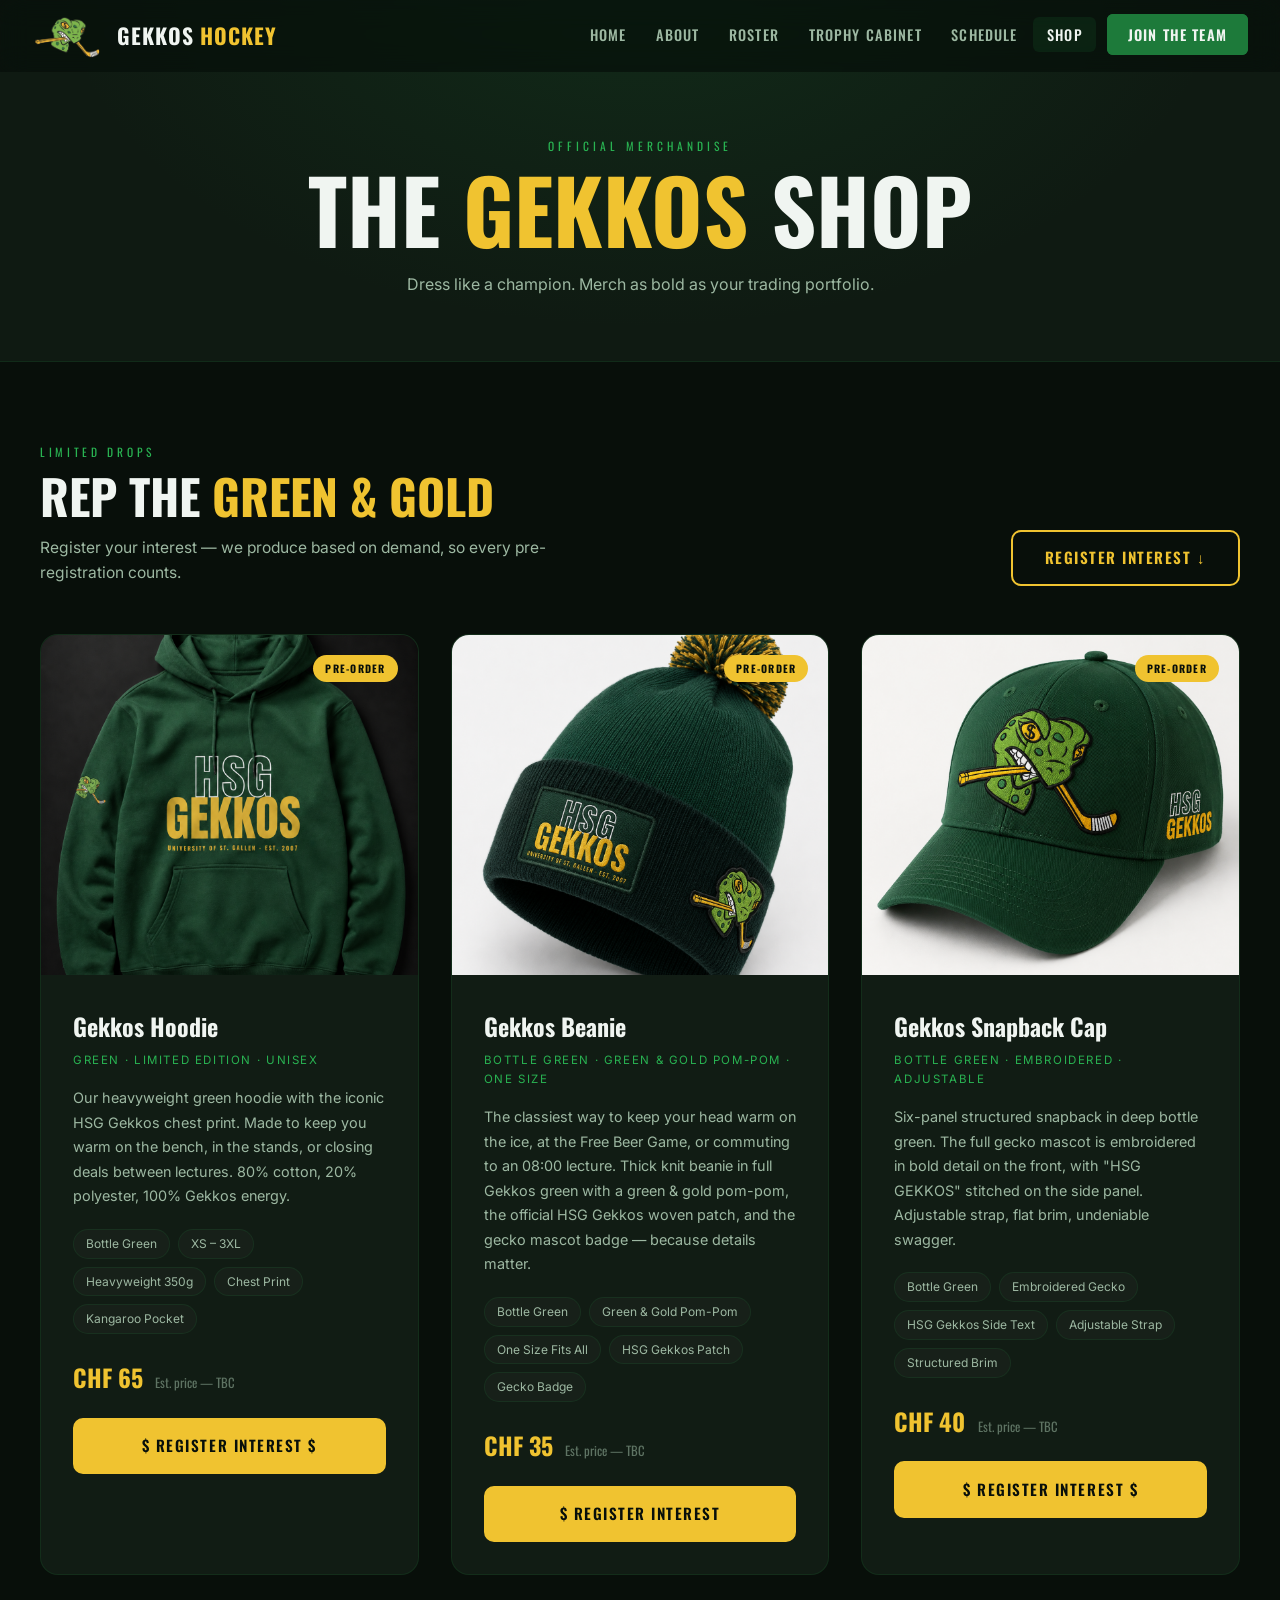
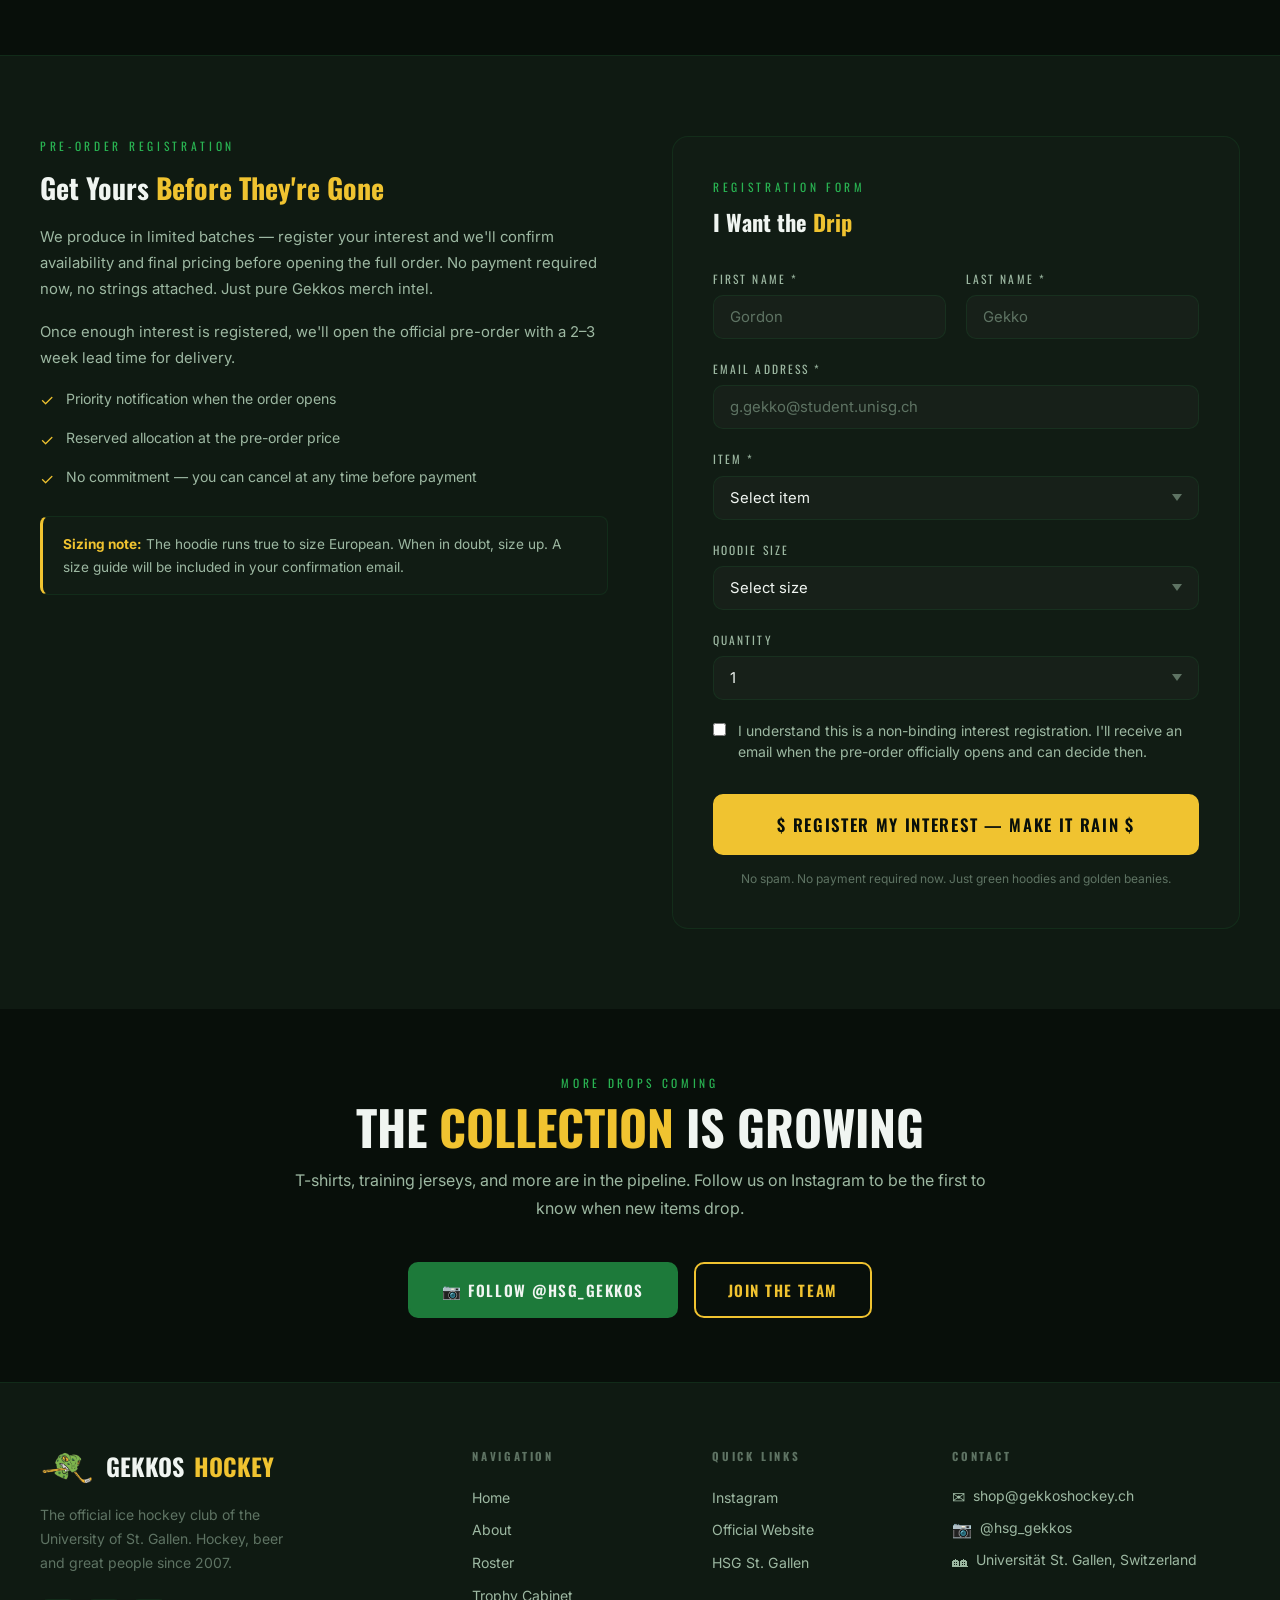
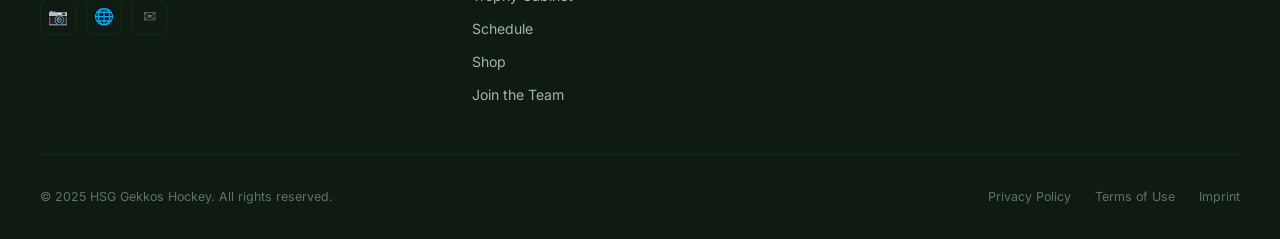
<file: shop.html>
﻿<!DOCTYPE html>
<html lang="en">
<head>
  <meta charset="UTF-8" />
  <meta name="viewport" content="width=device-width, initial-scale=1.0" />
  <title>Shop — HSG Gekkos Hockey</title>
  <meta name="description" content="Official HSG Gekkos merchandise. Register your interest in the Gekkos hoodie and beanie." />
  <link rel="icon" href="assets/pictures/LogoGekkos.png" type="image/png" />
  <link rel="stylesheet" href="css/style.css" />
  <style>
    /* ---- Shop-specific styles ---- */
    .product-grid {
      display: grid;
      grid-template-columns: repeat(3, 1fr);
      gap: 2rem;
    }
    .product-card {
      background: var(--bg-card);
      border: 1px solid var(--border);
      border-radius: 18px;
      overflow: hidden;
      transition: transform var(--t), border-color var(--t), box-shadow var(--t);
    }
    .product-card:hover {
      transform: translateY(-6px);
      border-color: var(--green);
      box-shadow: 0 20px 60px rgba(29,122,58,0.2);
    }
    .product-img-wrap {
      background: #f8f8f6;
      padding: 0;
      display: flex;
      align-items: center;
      justify-content: center;
      position: relative;
      min-height: 340px;
      overflow: hidden;
    }
    .product-img-wrap img {
      width: 100%;
      height: 340px;
      object-fit: cover;
      display: block;
      transition: transform 0.5s ease;
    }
    .product-card:hover .product-img-wrap img {
      transform: scale(1.04);
    }
    .product-badge {
      position: absolute;
      top: 1.25rem;
      right: 1.25rem;
      background: var(--gold-light);
      color: var(--bg);
      font-family: var(--font-h);
      font-size: 0.65rem;
      letter-spacing: 0.12em;
      text-transform: uppercase;
      font-weight: 700;
      padding: 0.3rem 0.75rem;
      border-radius: 20px;
    }
    .product-body {
      padding: 2rem;
    }
    .product-name {
      font-family: var(--font-h);
      font-size: 1.5rem;
      font-weight: 700;
      margin-bottom: 0.3rem;
    }
    .product-tag {
      font-size: 0.72rem;
      letter-spacing: 0.14em;
      text-transform: uppercase;
      color: var(--green-light);
      margin-bottom: 1rem;
    }
    .product-desc {
      font-size: 0.9rem;
      color: var(--gray-light);
      line-height: 1.7;
      margin-bottom: 1.25rem;
    }
    .product-details {
      display: flex;
      flex-wrap: wrap;
      gap: 0.5rem;
      margin-bottom: 1.5rem;
    }
    .product-detail-chip {
      background: var(--bg-3);
      border: 1px solid var(--border);
      border-radius: 20px;
      font-size: 0.75rem;
      color: var(--gray-light);
      padding: 0.25rem 0.75rem;
    }
    .product-price {
      font-family: var(--font-h);
      font-size: 1.5rem;
      font-weight: 700;
      color: var(--gold-light);
      margin-bottom: 1.25rem;
    }
    .product-price span {
      font-size: 0.8rem;
      font-weight: 400;
      color: var(--gray);
      margin-left: 0.4rem;
    }

    /* ---- Interest form inline ---- */
    .interest-section {
      padding: 5rem 2rem;
      background: var(--bg-2);
      border-top: 1px solid var(--border);
    }
    .interest-grid {
      display: grid;
      grid-template-columns: 1fr 1fr;
      gap: 4rem;
      align-items: start;
    }
    .interest-info h3 {
      font-family: var(--font-h);
      font-size: 1.75rem;
      font-weight: 700;
      margin-bottom: 0.85rem;
    }
    .interest-info p {
      font-size: 0.93rem;
      color: var(--gray-light);
      line-height: 1.75;
      margin-bottom: 1rem;
    }
    .size-note {
      background: var(--bg-card);
      border: 1px solid var(--border);
      border-left: 3px solid var(--gold-light);
      border-radius: 8px;
      padding: 1rem 1.25rem;
      font-size: 0.85rem;
      color: var(--gray-light);
      margin-top: 1.5rem;
    }

    #shop-success {
      display: none;
      text-align: center;
      padding: 4rem 2rem;
      opacity: 0;
      transition: opacity 0.5s ease;
    }
    #shop-success.show { display: block; }

    @media (max-width: 1100px) {
      .product-grid { grid-template-columns: 1fr 1fr; }
    }
    @media (max-width: 900px) {
      .interest-grid { grid-template-columns: 1fr; }
    }
    @media (max-width: 640px) {
      .product-grid { grid-template-columns: 1fr; }
      .product-img-wrap img { height: 280px; }
    }
  </style>
</head>
<body class="page-shop">

  <div id="money-rain-overlay"></div>

  <!-- NAV -->
  <nav class="nav">
    <a href="index.html" class="nav-logo">
      <img src="assets/pictures/LogoGekkos.png" alt="Gekkos Logo" onerror="this.style.display='none'" />
      <span class="nav-logo-text">GEKKOS <span>HOCKEY</span></span>
    </a>
    <ul class="nav-links" id="nav-links">
      <li class="nav-mobile-header">
        <button class="nav-close" aria-label="Close menu">&#x2715;</button>
        <a href="index.html" class="nav-mobile-brand">
          <img src="assets/pictures/LogoGekkos.png" alt="Gekkos Logo" onerror="this.style.display='none'" />
          <span class="nav-mobile-brand-text">GEKKOS <span>HOCKEY</span></span>
        </a>
        <p class="nav-mobile-slogan">Greed is good — Goals are better!</p>
      </li>
      <li><a class="nav-link" href="index.html"    data-page="index.html">Home</a></li>
      <li><a class="nav-link" href="about.html"    data-page="about.html">About</a></li>
      <li><a class="nav-link" href="roster.html"   data-page="roster.html">Roster</a></li>
      <li><a class="nav-link" href="trophies.html" data-page="trophies.html">Trophy Cabinet</a></li>
      <li><a class="nav-link" href="calendar.html" data-page="calendar.html">Schedule</a></li>
      <li><a class="nav-link" href="shop.html"     data-page="shop.html">Shop</a></li>
      <li><a class="nav-cta"  href="join.html">Join the Team</a></li>
    </ul>
    <button class="nav-toggle" id="nav-toggle" aria-label="Menu">
      <span></span><span></span><span></span>
    </button>
  </nav>

  <!-- PAGE HERO -->
  <div class="page-hero">
    <div class="inner">
      <p class="page-hero-label">Official Merchandise</p>
      <h1 class="page-hero-title">The <span class="gold">Gekkos</span> Shop</h1>
      <p class="page-hero-sub">Dress like a champion. Merch as bold as your trading portfolio.</p>
    </div>
  </div>

  <!-- PRODUCTS -->
  <section class="section">
    <div class="section-inner">

      <div class="section-header-row reveal">
        <div>
          <p class="section-label">Limited Drops</p>
          <h2 class="section-title">Rep the <span class="gold">Green &amp; Gold</span></h2>
          <p class="section-desc">Register your interest — we produce based on demand, so every pre-registration counts.</p>
        </div>
        <a href="#interest-form" class="btn btn-outline" style="flex-shrink:0;">Register Interest &darr;</a>
      </div>

      <div class="product-grid">

        <!-- HOODIE -->
        <div class="product-card reveal">
          <div class="product-img-wrap">
            <span class="product-badge">Pre-Order</span>

            <img src="assets/pictures/Gekkos%20Hoodie.png" alt="HSG Gekkos Green Hoodie" />
          </div>

          <div class="product-body">
            <div class="product-name">Gekkos Hoodie</div>
            <div class="product-tag">Green · Limited Edition · Unisex</div>
            <p class="product-desc">
              Our heavyweight green hoodie with the iconic HSG Gekkos chest print. Made to keep you warm on the bench, in the stands, or closing deals between lectures. 80% cotton, 20% polyester, 100% Gekkos energy.
            </p>
            <div class="product-details">
              <span class="product-detail-chip">Bottle Green</span>
              <span class="product-detail-chip">XS – 3XL</span>
              <span class="product-detail-chip">Heavyweight 350g</span>
              <span class="product-detail-chip">Chest Print</span>
              <span class="product-detail-chip">Kangaroo Pocket</span>
            </div>
            <div class="product-price">CHF 65 <span>Est. price — TBC</span></div>
            <a href="#interest-form" class="btn btn-gold" style="width:100%; text-align:center; justify-content:center;">
              &#36; Register Interest &#36;
            </a>
          </div>
        </div>

        <!-- BEANIE -->
        <div class="product-card reveal" style="transition-delay:0.1s;">
          <div class="product-img-wrap">
            <span class="product-badge">Pre-Order</span>

            <img src="assets/pictures/Gekkos%20Binnie.png" alt="HSG Gekkos Beanie" />
          </div>

          <div class="product-body">
            <div class="product-name">Gekkos Beanie</div>
            <div class="product-tag">Bottle Green · Green &amp; Gold Pom-Pom · One Size</div>
            <p class="product-desc">
              The classiest way to keep your head warm on the ice, at the Free Beer Game, or commuting to an 08:00 lecture. Thick knit beanie in full Gekkos green with a green &amp; gold pom-pom, the official HSG Gekkos woven patch, and the gecko mascot badge — because details matter.
            </p>
            <div class="product-details">
              <span class="product-detail-chip">Bottle Green</span>
              <span class="product-detail-chip">Green &amp; Gold Pom-Pom</span>
              <span class="product-detail-chip">One Size Fits All</span>
              <span class="product-detail-chip">HSG Gekkos Patch</span>
              <span class="product-detail-chip">Gecko Badge</span>
            </div>
            <div class="product-price">CHF 35 <span>Est. price — TBC</span></div>
            <a href="#interest-form" class="btn btn-gold" style="width:100%; text-align:center; justify-content:center;">
              &#36; Register Interest
            </a>
          </div>
        </div>

        <!-- CAP -->
        <div class="product-card reveal" style="transition-delay:0.2s;">
          <div class="product-img-wrap">
            <span class="product-badge">Pre-Order</span>
            <img src="assets/pictures/Gekkos%20Cap.png" alt="HSG Gekkos Snapback Cap" />
          </div>

          <div class="product-body">
            <div class="product-name">Gekkos Snapback Cap</div>
            <div class="product-tag">Bottle Green · Embroidered · Adjustable</div>
            <p class="product-desc">
              Six-panel structured snapback in deep bottle green. The full gecko mascot is embroidered in bold detail on the front, with "HSG GEKKOS" stitched on the side panel. Adjustable strap, flat brim, undeniable swagger.
            </p>
            <div class="product-details">
              <span class="product-detail-chip">Bottle Green</span>
              <span class="product-detail-chip">Embroidered Gecko</span>
              <span class="product-detail-chip">HSG Gekkos Side Text</span>
              <span class="product-detail-chip">Adjustable Strap</span>
              <span class="product-detail-chip">Structured Brim</span>
            </div>
            <div class="product-price">CHF 40 <span>Est. price — TBC</span></div>
            <a href="#interest-form" class="btn btn-gold" style="width:100%; text-align:center; justify-content:center;">
              &#36; Register Interest &#36;
            </a>
          </div>
        </div>

      </div><!-- /.product-grid -->
    </div>
  </section>

  <!-- INTEREST FORM -->
  <section class="interest-section" id="interest-form">
    <div class="section-inner">

      <!-- Success message -->
      <div id="shop-success">
        <span style="font-size:5rem; display:block; margin-bottom:1rem;">🤑</span>
        <h3 style="font-family:var(--font-h); font-size:2rem; font-weight:700; margin-bottom:0.5rem;">
          Greed is <span style="color:var(--gold-light);">Good.</span>
        </h3>
        <p style="color:var(--gray-light); font-size:0.95rem; margin-bottom:2rem;">
          Your interest is registered. We'll reach out when the pre-order opens.<br>
          Follow us on Instagram for launch announcements.
        </p>
        <div style="display:flex; gap:1rem; justify-content:center; flex-wrap:wrap;">
          <a href="https://www.instagram.com/hsg_gekkos" target="_blank" class="btn btn-primary">&#128247; Follow @hsg_gekkos</a>
          <a href="index.html" class="btn btn-outline">Back to Home</a>
        </div>
      </div>

      <div id="shop-form-content">
        <div class="interest-grid">

          <!-- Info -->
          <div class="reveal-left">
            <p class="section-label">Pre-Order Registration</p>
            <div class="interest-info">
              <h3>Get Yours <span style="color:var(--gold-light);">Before They're Gone</span></h3>
              <p>
                We produce in limited batches — register your interest and we'll confirm availability and final pricing before opening the full order.
                No payment required now, no strings attached. Just pure Gekkos merch intel.
              </p>
              <p>
                Once enough interest is registered, we'll open the official pre-order with a 2–3 week lead time for delivery.
              </p>
            </div>

            <!-- What's included -->
            <div style="display:flex; flex-direction:column; gap:0.75rem; margin-bottom:1.5rem;">
              <div style="display:flex; align-items:flex-start; gap:0.75rem; font-size:0.88rem; color:var(--gray-light);">
                <span style="color:var(--gold-light); font-size:1rem; margin-top:0.05rem;">✓</span>
                <span>Priority notification when the order opens</span>
              </div>
              <div style="display:flex; align-items:flex-start; gap:0.75rem; font-size:0.88rem; color:var(--gray-light);">
                <span style="color:var(--gold-light); font-size:1rem; margin-top:0.05rem;">✓</span>
                <span>Reserved allocation at the pre-order price</span>
              </div>
              <div style="display:flex; align-items:flex-start; gap:0.75rem; font-size:0.88rem; color:var(--gray-light);">
                <span style="color:var(--gold-light); font-size:1rem; margin-top:0.05rem;">✓</span>
                <span>No commitment — you can cancel at any time before payment</span>
              </div>
            </div>

            <div class="size-note">
              <strong style="color:var(--gold-light);">Sizing note:</strong> The hoodie runs true to size European. When in doubt, size up. A size guide will be included in your confirmation email.
            </div>
          </div>

          <!-- Form -->
          <div class="reveal-right">
            <div class="form-card">
              <p class="section-label" style="margin-bottom:0.5rem;">Registration Form</p>
              <h3 style="font-family:var(--font-h); font-size:1.4rem; font-weight:700; margin-bottom:1.75rem;">
                I Want the <span style="color:var(--gold-light);">Drip</span>
              </h3>

              <form id="shop-form" novalidate>

                <div class="form-row">
                  <div class="form-group">
                    <label class="form-label" for="s-fname">First Name *</label>
                    <input class="form-control" type="text" id="s-fname" placeholder="Gordon" required />
                  </div>
                  <div class="form-group">
                    <label class="form-label" for="s-lname">Last Name *</label>
                    <input class="form-control" type="text" id="s-lname" placeholder="Gekko" required />
                  </div>
                </div>

                <div class="form-group">
                  <label class="form-label" for="s-email">Email Address *</label>
                  <input class="form-control" type="email" id="s-email" placeholder="g.gekko@student.unisg.ch" required />
                </div>

                <div class="form-group">
                  <label class="form-label" for="s-item">Item *</label>
                  <select class="form-control" id="s-item" required>
                    <option value="" disabled selected>Select item</option>
                    <option>Gekkos Hoodie — Bottle Green (CHF 65 est.)</option>
                    <option>Gekkos Beanie — Bottle Green (CHF 35 est.)</option>
                    <option>Gekkos Snapback Cap — Bottle Green (CHF 40 est.)</option>
                    <option>Bundle — Hoodie + Beanie (discount applied)</option>
                    <option>Bundle — Hoodie + Cap (discount applied)</option>
                    <option>Full Kit — Hoodie + Beanie + Cap (best deal)</option>
                  </select>
                </div>

                <div class="form-group" id="size-group">
                  <label class="form-label" for="s-size">Hoodie Size</label>
                  <select class="form-control" id="s-size">
                    <option value="" disabled selected>Select size</option>
                    <option>XS</option>
                    <option>S</option>
                    <option>M</option>
                    <option>L</option>
                    <option>XL</option>
                    <option>XXL</option>
                    <option>3XL</option>
                  </select>
                </div>

                <div class="form-group">
                  <label class="form-label" for="s-qty">Quantity</label>
                  <select class="form-control" id="s-qty">
                    <option>1</option>
                    <option>2</option>
                    <option>3</option>
                    <option>4+</option>
                  </select>
                </div>

                <div class="form-check">
                  <input type="checkbox" id="s-terms" required />
                  <label for="s-terms">
                    I understand this is a non-binding interest registration. I'll receive an email when the pre-order officially opens and can decide then.
                  </label>
                </div>

                <div style="margin-top:2rem;">
                  <button type="submit" class="btn btn-gold" style="width:100%; font-size:1.05rem; padding:1rem; text-align:center; justify-content:center;">
                    &#36; Register My Interest — Make It Rain &#36;
                  </button>
                </div>

                <p style="font-size:0.75rem; color:var(--gray); margin-top:0.85rem; text-align:center;">
                  No spam. No payment required now. Just green hoodies and golden beanies.
                </p>
              </form>
            </div>
          </div>

        </div>
      </div><!-- /#shop-form-content -->
    </div>
  </section>

  <!-- COMING SOON -->
  <section style="padding:4rem 2rem; text-align:center;">
    <div class="section-inner reveal" style="max-width:700px; margin:0 auto;">
      <p class="section-label">More Drops Coming</p>
      <h2 class="section-title">The <span class="gold">Collection</span> Is Growing</h2>
      <p style="color:var(--gray-light); margin-bottom:2.5rem; line-height:1.75;">
        T-shirts, training jerseys, and more are in the pipeline. Follow us on Instagram to be the first to know when new items drop.
      </p>
      <div style="display:flex; gap:1rem; justify-content:center; flex-wrap:wrap;">
        <a href="https://www.instagram.com/hsg_gekkos" target="_blank" class="btn btn-primary">&#128247; Follow @hsg_gekkos</a>
        <a href="join.html" class="btn btn-outline">Join the Team</a>
      </div>
    </div>
  </section>

  <!-- FOOTER -->
  <footer class="footer">
    <div class="footer-top">
      <div>
        <div class="footer-brand-name">
          <img src="assets/pictures/LogoGekkos.png" alt="Logo" onerror="this.style.display='none'" />
          GEKKOS <span>HOCKEY</span>
        </div>
        <p class="footer-tagline">The official ice hockey club of the University of St. Gallen. Hockey, beer and great people since 2007.</p>
        <div class="footer-socials">
          <a href="https://www.instagram.com/hsg_gekkos" target="_blank" rel="noopener" class="social-icon">&#128247;</a>
          <a href="https://gekkoshockey.ch" target="_blank" rel="noopener" class="social-icon">&#127760;</a>
          <a href="mailto:info@gekkoshockey.ch" class="social-icon">&#9993;</a>
        </div>
      </div>
      <div class="footer-col">
        <h4>Navigation</h4>
        <div class="footer-links">
          <a href="index.html"    class="footer-link">Home</a>
          <a href="about.html"    class="footer-link">About</a>
          <a href="roster.html"   class="footer-link">Roster</a>
          <a href="trophies.html" class="footer-link">Trophy Cabinet</a>
          <a href="calendar.html" class="footer-link">Schedule</a>
          <a href="shop.html"     class="footer-link">Shop</a>
          <a href="join.html"     class="footer-link">Join the Team</a>
        </div>
      </div>
      <div class="footer-col">
        <h4>Quick Links</h4>
        <div class="footer-links">
          <a href="https://www.instagram.com/hsg_gekkos" target="_blank" class="footer-link">Instagram</a>
          <a href="https://gekkoshockey.ch" target="_blank" class="footer-link">Official Website</a>
          <a href="https://www.unisg.ch" target="_blank" class="footer-link">HSG St. Gallen</a>
        </div>
      </div>
      <div class="footer-col">
        <h4>Contact</h4>
        <div class="footer-contact-item"><span class="contact-icon">&#9993;</span> shop@gekkoshockey.ch</div>
        <div class="footer-contact-item"><span class="contact-icon">&#128247;</span> @hsg_gekkos</div>
        <div class="footer-contact-item"><span class="contact-icon">&#127960;</span> Universität St. Gallen, Switzerland</div>
      </div>
    </div>
    <div class="footer-bottom">
      <p class="footer-copy">&copy; 2025 HSG Gekkos Hockey. All rights reserved.</p>
      <div class="footer-legal"><a href="privacy.html">Privacy Policy</a><a href="terms.html">Terms of Use</a><a href="#">Imprint</a></div>
    </div>
  </footer>

  <script src="js/app.js"></script>
  <script>
    /* ---- Hide size selector when hoodie is not selected ---- */
    document.getElementById('s-item').addEventListener('change', function () {
      const sizeGroup = document.getElementById('size-group');
      const needsSize = this.value.includes('Hoodie') || this.value.includes('Bundle') || this.value.includes('Full Kit');
      sizeGroup.style.display = needsSize ? '' : 'none';
    });

    /* ---- Shop interest form ---- */
    document.getElementById('shop-form').addEventListener('submit', function (e) {
      e.preventDefault();
      if (typeof MoneyRain !== 'undefined') {
        MoneyRain.start(130, true);
        setTimeout(() => MoneyRain.start(90, true), 1800);
      }
      const content = document.getElementById('shop-form-content');
      const success = document.getElementById('shop-success');
      content.style.transition = 'opacity 0.4s';
      content.style.opacity = '0';
      setTimeout(() => {
        content.style.display = 'none';
        success.style.display = 'block';
        requestAnimationFrame(() => { success.style.opacity = '1'; });
      }, 400);
    });
  </script>
</body>
</html>
</file>
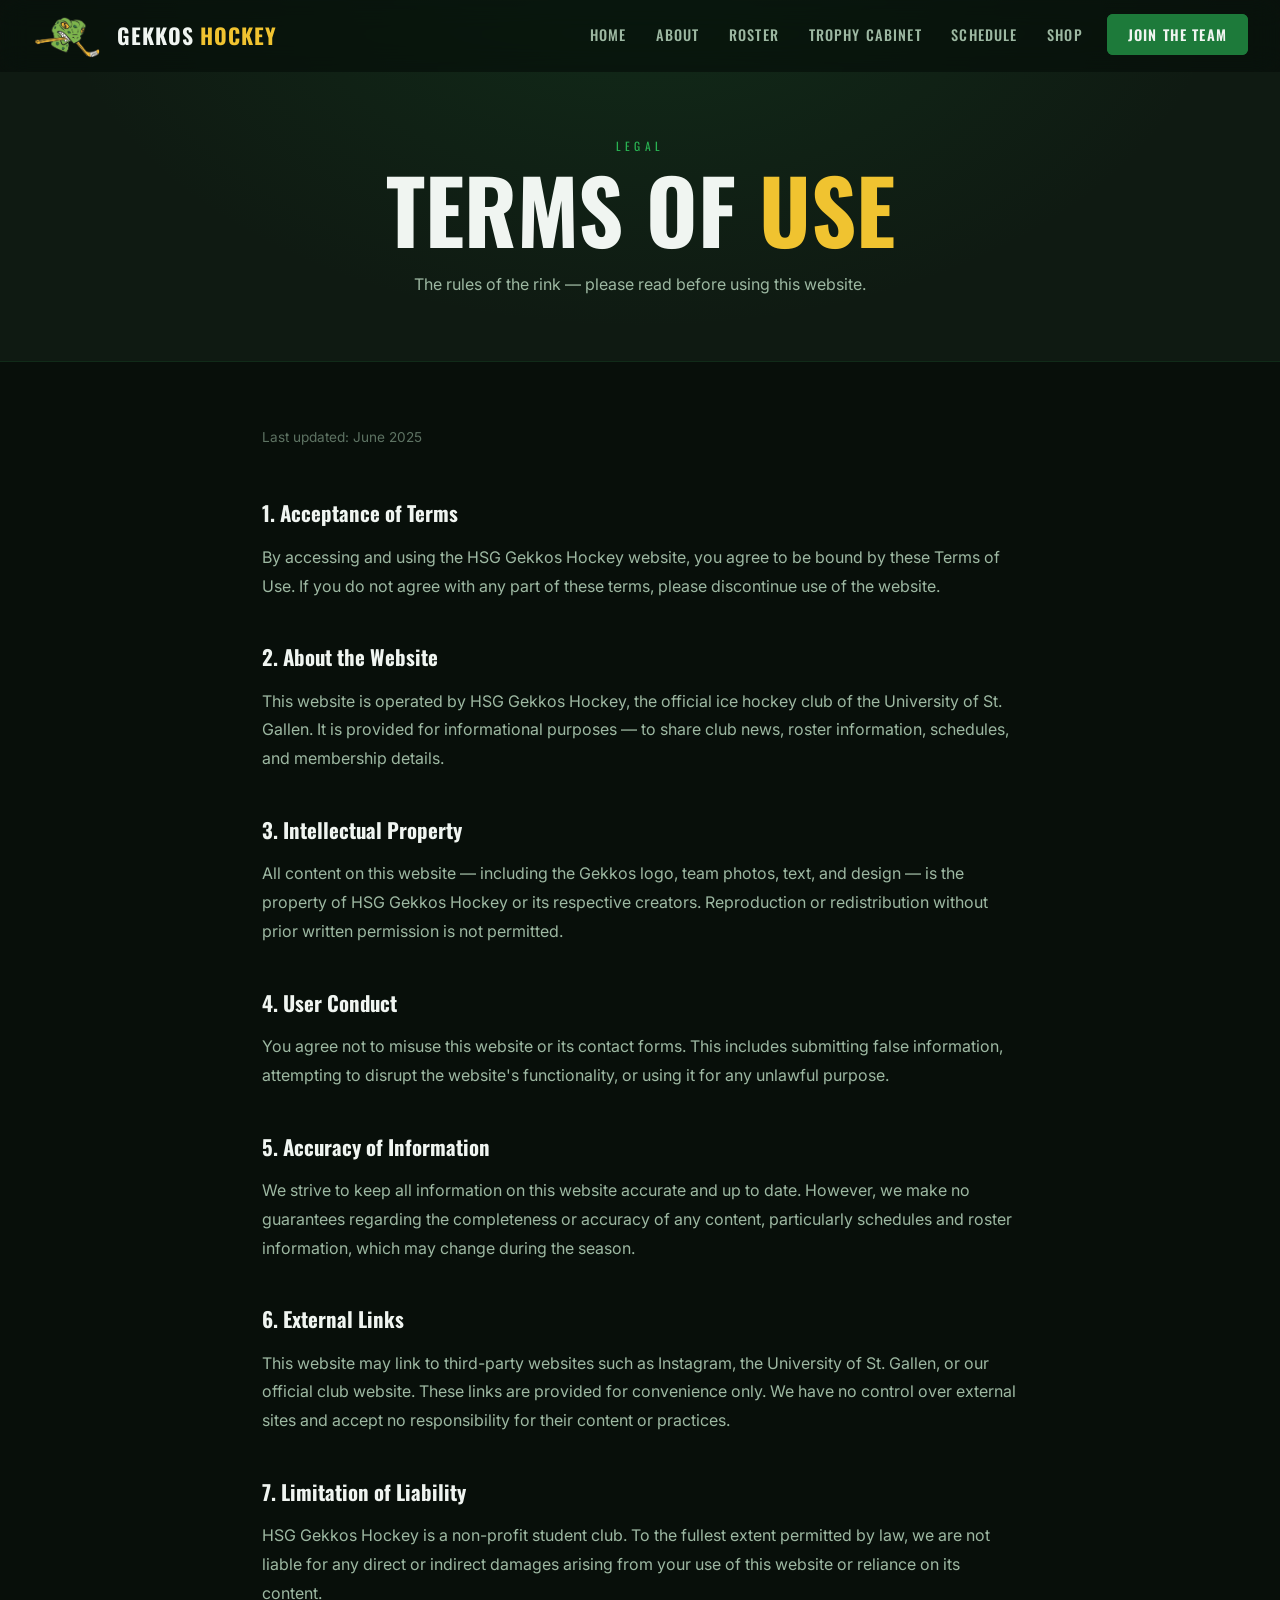
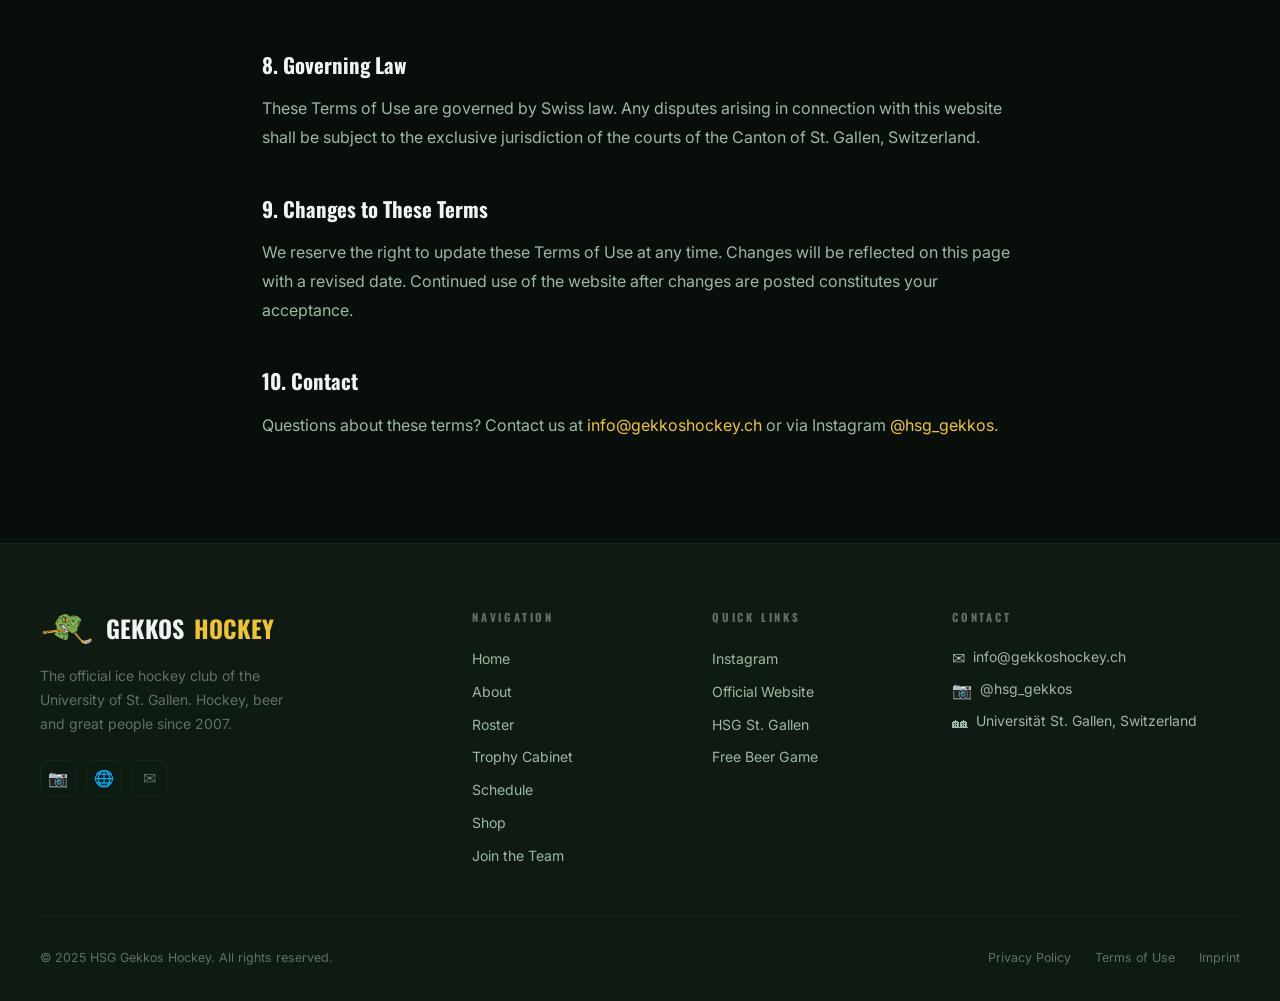
<file: terms.html>
<!DOCTYPE html>
<html lang="en">
<head>
  <meta charset="UTF-8" />
  <meta name="viewport" content="width=device-width, initial-scale=1.0" />
  <title>Terms of Use — HSG Gekkos Hockey</title>
  <meta name="description" content="Terms of Use for the HSG Gekkos Hockey website." />
  <link rel="icon" href="assets/pictures/LogoGekkos.png" type="image/png" />
  <link rel="stylesheet" href="css/style.css" />
</head>
<body class="page-terms">

  <div id="money-rain-overlay"></div>

  <!-- NAV -->
  <nav class="nav">
    <a href="index.html" class="nav-logo">
      <img src="assets/pictures/LogoGekkos.png" alt="Gekkos Logo" onerror="this.style.display='none'" />
      <span class="nav-logo-text">GEKKOS <span>HOCKEY</span></span>
    </a>
    <ul class="nav-links" id="nav-links">
      <li class="nav-mobile-header">
        <button class="nav-close" aria-label="Close menu">&#x2715;</button>
        <a href="index.html" class="nav-mobile-brand">
          <img src="assets/pictures/LogoGekkos.png" alt="Gekkos Logo" onerror="this.style.display='none'" />
          <span class="nav-mobile-brand-text">GEKKOS <span>HOCKEY</span></span>
        </a>
        <p class="nav-mobile-slogan">Greed is good — Goals are better!</p>
      </li>
      <li><a class="nav-link" href="index.html"    data-page="index.html">Home</a></li>
      <li><a class="nav-link" href="about.html"    data-page="about.html">About</a></li>
      <li><a class="nav-link" href="roster.html"   data-page="roster.html">Roster</a></li>
      <li><a class="nav-link" href="trophies.html" data-page="trophies.html">Trophy Cabinet</a></li>
      <li><a class="nav-link" href="calendar.html" data-page="calendar.html">Schedule</a></li>
      <li><a class="nav-link" href="shop.html"     data-page="shop.html">Shop</a></li>
      <li><a class="nav-cta"  href="join.html">Join the Team</a></li>
    </ul>
    <button class="nav-toggle" id="nav-toggle" aria-label="Menu">
      <span></span><span></span><span></span>
    </button>
  </nav>

  <!-- PAGE HERO -->
  <div class="page-hero">
    <div class="inner">
      <p class="page-hero-label">Legal</p>
      <h1 class="page-hero-title">Terms of <span class="gold">Use</span></h1>
      <p class="page-hero-sub">The rules of the rink — please read before using this website.</p>
    </div>
  </div>

  <!-- CONTENT -->
  <section style="padding: 4rem 2rem; max-width: 820px; margin: 0 auto;">

    <p style="font-size:0.85rem; color:var(--gray); margin-bottom:3rem;">Last updated: June 2025</p>

    <div class="reveal" style="margin-bottom:2.5rem;">
      <h2 style="font-family:var(--font-h); font-size:1.3rem; margin-bottom:0.75rem; color:var(--white);">1. Acceptance of Terms</h2>
      <p style="color:var(--gray-light); line-height:1.8;">By accessing and using the HSG Gekkos Hockey website, you agree to be bound by these Terms of Use. If you do not agree with any part of these terms, please discontinue use of the website.</p>
    </div>

    <div class="reveal" style="margin-bottom:2.5rem;">
      <h2 style="font-family:var(--font-h); font-size:1.3rem; margin-bottom:0.75rem; color:var(--white);">2. About the Website</h2>
      <p style="color:var(--gray-light); line-height:1.8;">This website is operated by HSG Gekkos Hockey, the official ice hockey club of the University of St. Gallen. It is provided for informational purposes — to share club news, roster information, schedules, and membership details.</p>
    </div>

    <div class="reveal" style="margin-bottom:2.5rem;">
      <h2 style="font-family:var(--font-h); font-size:1.3rem; margin-bottom:0.75rem; color:var(--white);">3. Intellectual Property</h2>
      <p style="color:var(--gray-light); line-height:1.8;">All content on this website — including the Gekkos logo, team photos, text, and design — is the property of HSG Gekkos Hockey or its respective creators. Reproduction or redistribution without prior written permission is not permitted.</p>
    </div>

    <div class="reveal" style="margin-bottom:2.5rem;">
      <h2 style="font-family:var(--font-h); font-size:1.3rem; margin-bottom:0.75rem; color:var(--white);">4. User Conduct</h2>
      <p style="color:var(--gray-light); line-height:1.8;">You agree not to misuse this website or its contact forms. This includes submitting false information, attempting to disrupt the website's functionality, or using it for any unlawful purpose.</p>
    </div>

    <div class="reveal" style="margin-bottom:2.5rem;">
      <h2 style="font-family:var(--font-h); font-size:1.3rem; margin-bottom:0.75rem; color:var(--white);">5. Accuracy of Information</h2>
      <p style="color:var(--gray-light); line-height:1.8;">We strive to keep all information on this website accurate and up to date. However, we make no guarantees regarding the completeness or accuracy of any content, particularly schedules and roster information, which may change during the season.</p>
    </div>

    <div class="reveal" style="margin-bottom:2.5rem;">
      <h2 style="font-family:var(--font-h); font-size:1.3rem; margin-bottom:0.75rem; color:var(--white);">6. External Links</h2>
      <p style="color:var(--gray-light); line-height:1.8;">This website may link to third-party websites such as Instagram, the University of St. Gallen, or our official club website. These links are provided for convenience only. We have no control over external sites and accept no responsibility for their content or practices.</p>
    </div>

    <div class="reveal" style="margin-bottom:2.5rem;">
      <h2 style="font-family:var(--font-h); font-size:1.3rem; margin-bottom:0.75rem; color:var(--white);">7. Limitation of Liability</h2>
      <p style="color:var(--gray-light); line-height:1.8;">HSG Gekkos Hockey is a non-profit student club. To the fullest extent permitted by law, we are not liable for any direct or indirect damages arising from your use of this website or reliance on its content.</p>
    </div>

    <div class="reveal" style="margin-bottom:2.5rem;">
      <h2 style="font-family:var(--font-h); font-size:1.3rem; margin-bottom:0.75rem; color:var(--white);">8. Governing Law</h2>
      <p style="color:var(--gray-light); line-height:1.8;">These Terms of Use are governed by Swiss law. Any disputes arising in connection with this website shall be subject to the exclusive jurisdiction of the courts of the Canton of St. Gallen, Switzerland.</p>
    </div>

    <div class="reveal" style="margin-bottom:2.5rem;">
      <h2 style="font-family:var(--font-h); font-size:1.3rem; margin-bottom:0.75rem; color:var(--white);">9. Changes to These Terms</h2>
      <p style="color:var(--gray-light); line-height:1.8;">We reserve the right to update these Terms of Use at any time. Changes will be reflected on this page with a revised date. Continued use of the website after changes are posted constitutes your acceptance.</p>
    </div>

    <div class="reveal" style="margin-bottom:2.5rem;">
      <h2 style="font-family:var(--font-h); font-size:1.3rem; margin-bottom:0.75rem; color:var(--white);">10. Contact</h2>
      <p style="color:var(--gray-light); line-height:1.8;">Questions about these terms? Contact us at <a href="mailto:info@gekkoshockey.ch" style="color:var(--gold-light);">info@gekkoshockey.ch</a> or via Instagram <a href="https://www.instagram.com/hsg_gekkos" target="_blank" rel="noopener" style="color:var(--gold-light);">@hsg_gekkos</a>.</p>
    </div>

  </section>

  <!-- FOOTER -->
  <footer class="footer">
    <div class="footer-top">
      <div>
        <div class="footer-brand-name">
          <img src="assets/pictures/LogoGekkos.png" alt="Logo" onerror="this.style.display='none'" />
          GEKKOS <span>HOCKEY</span>
        </div>
        <p class="footer-tagline">The official ice hockey club of the University of St. Gallen. Hockey, beer and great people since 2007.</p>
        <div class="footer-socials">
          <a href="https://www.instagram.com/hsg_gekkos" target="_blank" rel="noopener" class="social-icon">&#128247;</a>
          <a href="https://gekkoshockey.ch" target="_blank" rel="noopener" class="social-icon">&#127760;</a>
          <a href="mailto:info@gekkoshockey.ch" class="social-icon">&#9993;</a>
        </div>
      </div>
      <div class="footer-col">
        <h4>Navigation</h4>
        <div class="footer-links">
          <a href="index.html" class="footer-link">Home</a>
          <a href="about.html" class="footer-link">About</a>
          <a href="roster.html" class="footer-link">Roster</a>
          <a href="trophies.html" class="footer-link">Trophy Cabinet</a>
          <a href="calendar.html" class="footer-link">Schedule</a>
          <a href="shop.html" class="footer-link">Shop</a>
          <a href="join.html" class="footer-link">Join the Team</a>
        </div>
      </div>
      <div class="footer-col">
        <h4>Quick Links</h4>
        <div class="footer-links">
          <a href="https://www.instagram.com/hsg_gekkos" target="_blank" class="footer-link">Instagram</a>
          <a href="https://gekkoshockey.ch" target="_blank" class="footer-link">Official Website</a>
          <a href="https://www.unisg.ch" target="_blank" class="footer-link">HSG St. Gallen</a>
          <a href="join.html" class="footer-link">Free Beer Game</a>
        </div>
      </div>
      <div class="footer-col">
        <h4>Contact</h4>
        <div class="footer-contact-item"><span class="contact-icon">&#9993;</span> info@gekkoshockey.ch</div>
        <div class="footer-contact-item"><span class="contact-icon">&#128247;</span> @hsg_gekkos</div>
        <div class="footer-contact-item"><span class="contact-icon">&#127960;</span> Universität St. Gallen, Switzerland</div>
      </div>
    </div>
    <div class="footer-bottom">
      <p class="footer-copy">&copy; 2025 HSG Gekkos Hockey. All rights reserved.</p>
      <div class="footer-legal"><a href="privacy.html">Privacy Policy</a><a href="terms.html">Terms of Use</a><a href="#">Imprint</a></div>
    </div>
  </footer>

  <script src="js/app.js"></script>
</body>
</html>
</file>
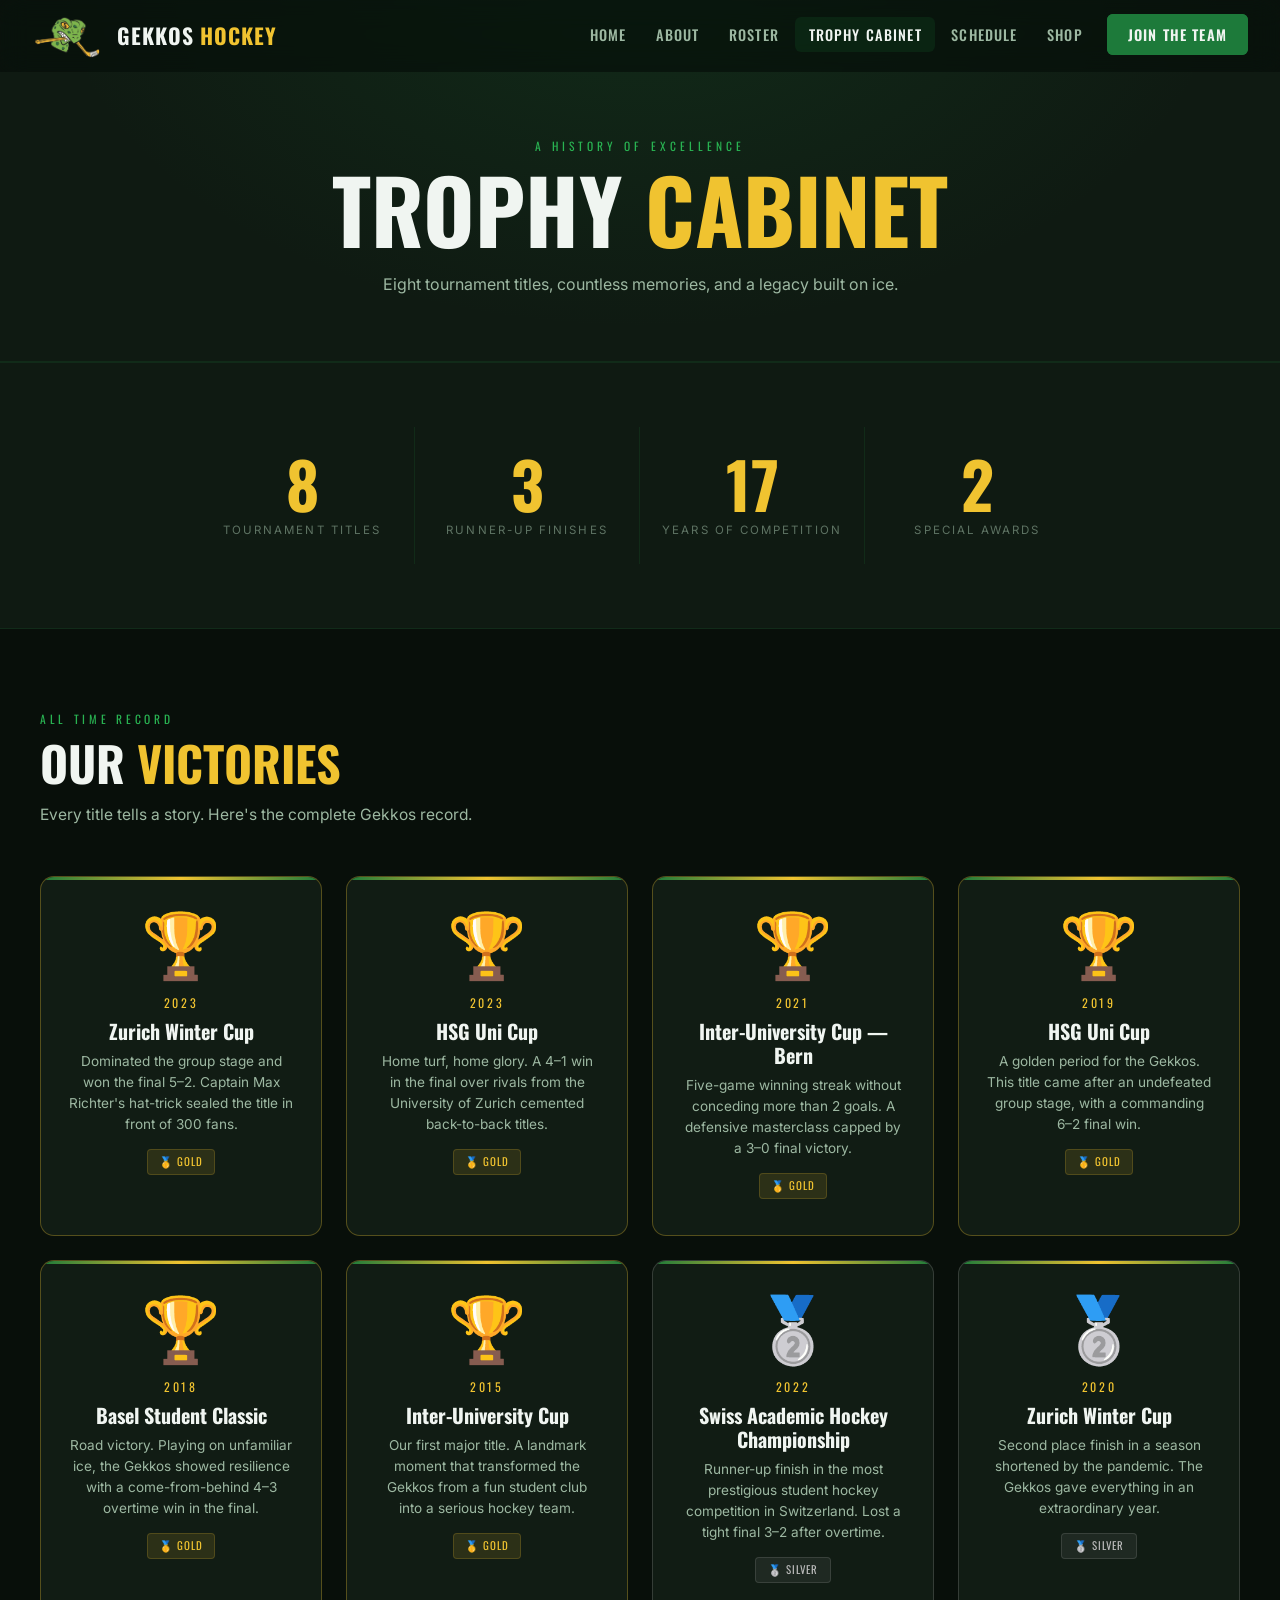
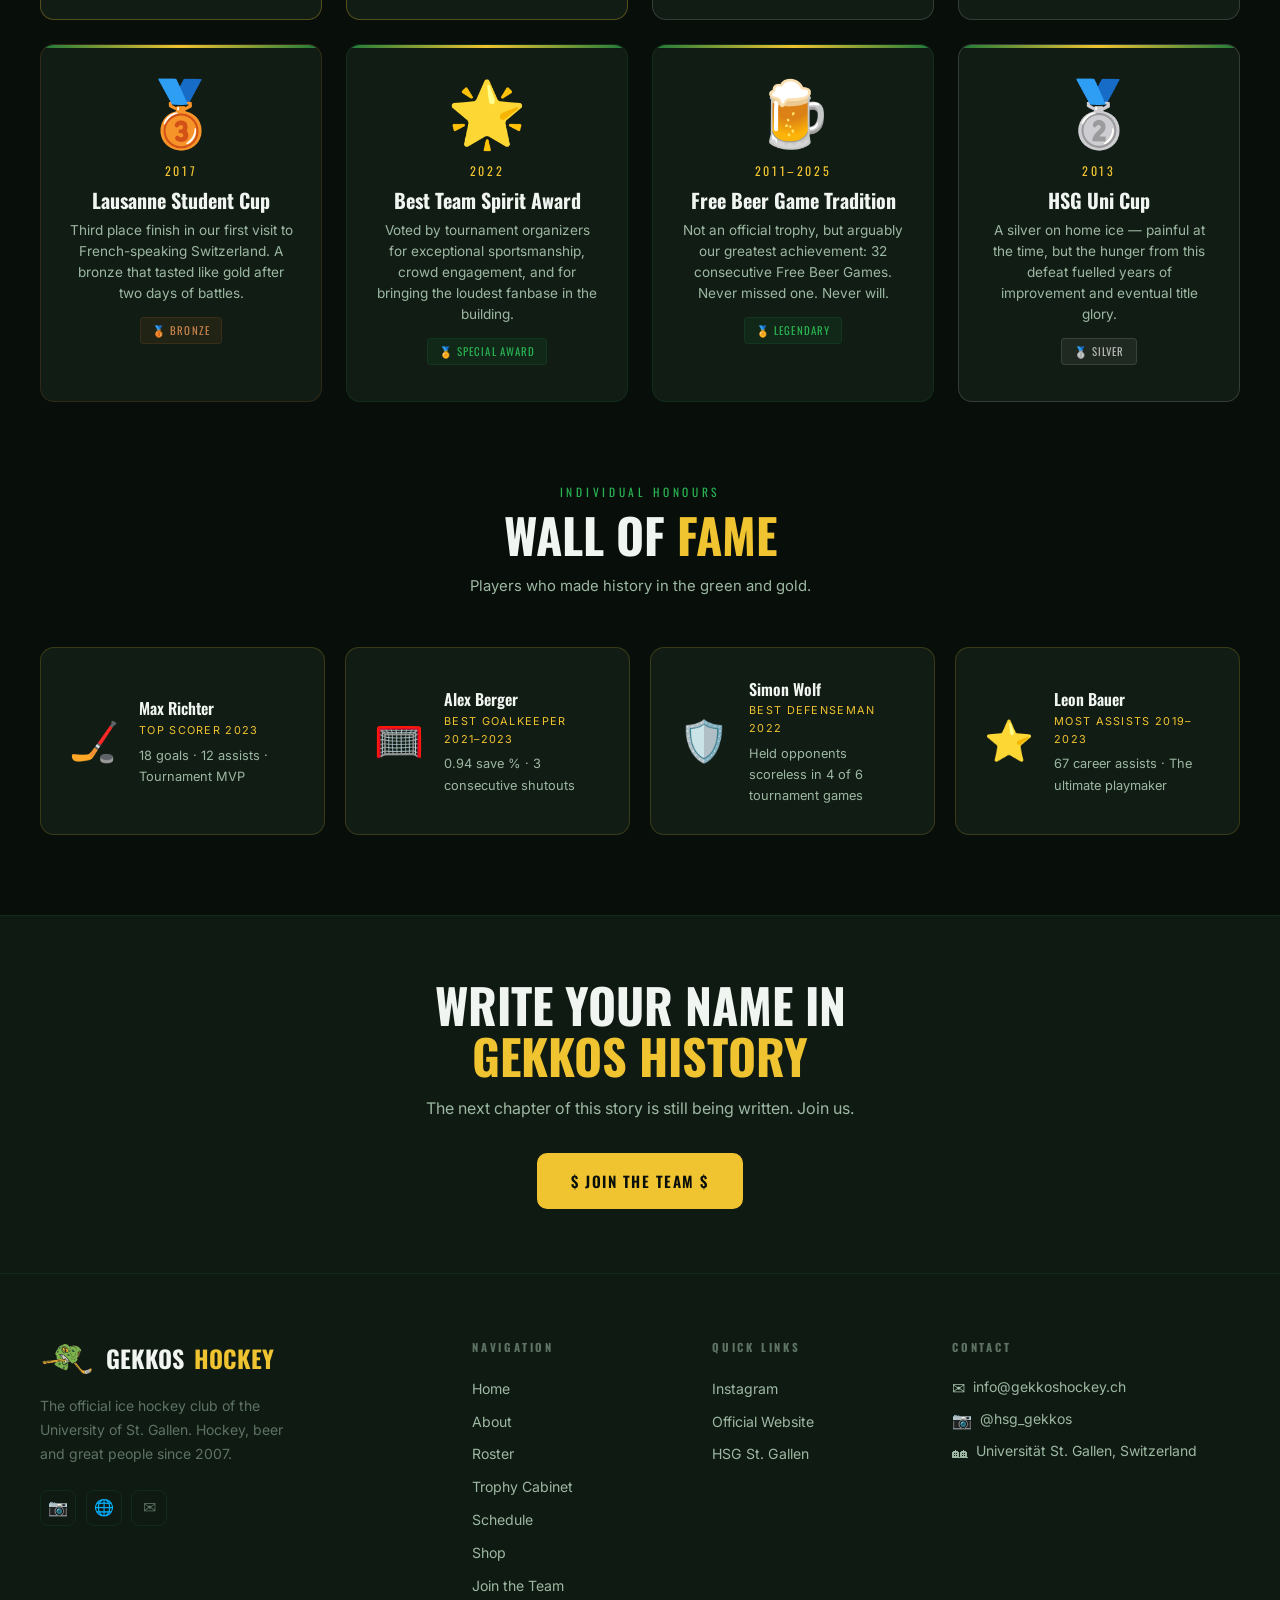
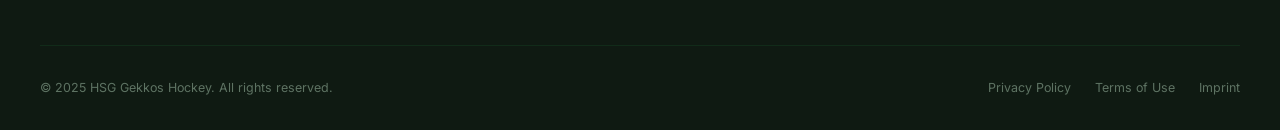
<file: trophies.html>
﻿<!DOCTYPE html>
<html lang="en">
<head>
  <meta charset="UTF-8" />
  <meta name="viewport" content="width=device-width, initial-scale=1.0" />
  <title>Trophy Cabinet — HSG Gekkos Hockey</title>
  <meta name="description" content="The HSG Gekkos trophy cabinet — a history of titles and achievements." />
  <link rel="icon" href="assets/pictures/LogoGekkos.png" type="image/png" />
  <link rel="stylesheet" href="css/style.css" />
</head>
<body class="page-trophies">

  <div id="money-rain-overlay"></div>

  <!-- NAV -->
  <nav class="nav">
    <a href="index.html" class="nav-logo">
      <img src="assets/pictures/LogoGekkos.png" alt="Gekkos Logo" onerror="this.style.display='none'" />
      <span class="nav-logo-text">GEKKOS <span>HOCKEY</span></span>
    </a>
    <ul class="nav-links" id="nav-links">
      <li class="nav-mobile-header">
        <button class="nav-close" aria-label="Close menu">&#x2715;</button>
        <a href="index.html" class="nav-mobile-brand">
          <img src="assets/pictures/LogoGekkos.png" alt="Gekkos Logo" onerror="this.style.display='none'" />
          <span class="nav-mobile-brand-text">GEKKOS <span>HOCKEY</span></span>
        </a>
        <p class="nav-mobile-slogan">Greed is good — Goals are better!</p>
      </li>
      <li><a class="nav-link" href="index.html"    data-page="index.html">Home</a></li>
      <li><a class="nav-link" href="about.html"    data-page="about.html">About</a></li>
      <li><a class="nav-link" href="roster.html"   data-page="roster.html">Roster</a></li>
      <li><a class="nav-link" href="trophies.html" data-page="trophies.html">Trophy Cabinet</a></li>
      <li><a class="nav-link" href="calendar.html" data-page="calendar.html">Schedule</a></li>
      <li><a class="nav-link" href="shop.html"     data-page="shop.html">Shop</a></li>
      <li><a class="nav-cta"  href="join.html">Join the Team</a></li>
    </ul>
    <button class="nav-toggle" id="nav-toggle" aria-label="Menu">
      <span></span><span></span><span></span>
    </button>
  </nav>

  <!-- PAGE HERO -->
  <div class="page-hero">
    <div class="inner">
      <p class="page-hero-label">A History of Excellence</p>
      <h1 class="page-hero-title">Trophy <span class="gold">Cabinet</span></h1>
      <p class="page-hero-sub">Eight tournament titles, countless memories, and a legacy built on ice.</p>
    </div>
  </div>

  <!-- HEADLINE STATS -->
  <section class="stats-section">
    <div class="stats-grid" style="max-width:900px; margin:0 auto;">
      <div class="stat-item">
        <div class="stat-number" data-counter data-target="8" data-suffix="">8</div>
        <div class="stat-label">Tournament Titles</div>
      </div>
      <div class="stat-item">
        <div class="stat-number" data-counter data-target="3" data-suffix="">3</div>
        <div class="stat-label">Runner-Up Finishes</div>
      </div>
      <div class="stat-item">
        <div class="stat-number" data-counter data-target="17" data-suffix="">17</div>
        <div class="stat-label">Years of Competition</div>
      </div>
      <div class="stat-item">
        <div class="stat-number" data-counter data-target="2" data-suffix="">2</div>
        <div class="stat-label">Special Awards</div>
      </div>
    </div>
  </section>

  <!-- TROPHY GRID -->
  <section class="section">
    <div class="section-inner">
      <div class="section-header-row reveal">
        <div>
          <p class="section-label">All Time Record</p>
          <h2 class="section-title">Our <span class="gold">Victories</span></h2>
          <p class="section-desc">Every title tells a story. Here's the complete Gekkos record.</p>
        </div>
      </div>

      <div class="trophies-grid">

        <div class="trophy-card gold-card">
          <span class="trophy-icon">🏆</span>
          <div class="trophy-year">2023</div>
          <div class="trophy-name">Zurich Winter Cup</div>
          <div class="trophy-desc">Dominated the group stage and won the final 5–2. Captain Max Richter's hat-trick sealed the title in front of 300 fans.</div>
          <span class="trophy-medal medal-gold">🥇 Gold</span>
        </div>

        <div class="trophy-card gold-card">
          <span class="trophy-icon">🏆</span>
          <div class="trophy-year">2023</div>
          <div class="trophy-name">HSG Uni Cup</div>
          <div class="trophy-desc">Home turf, home glory. A 4–1 win in the final over rivals from the University of Zurich cemented back-to-back titles.</div>
          <span class="trophy-medal medal-gold">🥇 Gold</span>
        </div>

        <div class="trophy-card gold-card">
          <span class="trophy-icon">🏆</span>
          <div class="trophy-year">2021</div>
          <div class="trophy-name">Inter-University Cup — Bern</div>
          <div class="trophy-desc">Five-game winning streak without conceding more than 2 goals. A defensive masterclass capped by a 3–0 final victory.</div>
          <span class="trophy-medal medal-gold">🥇 Gold</span>
        </div>

        <div class="trophy-card gold-card">
          <span class="trophy-icon">🏆</span>
          <div class="trophy-year">2019</div>
          <div class="trophy-name">HSG Uni Cup</div>
          <div class="trophy-desc">A golden period for the Gekkos. This title came after an undefeated group stage, with a commanding 6–2 final win.</div>
          <span class="trophy-medal medal-gold">🥇 Gold</span>
        </div>

        <div class="trophy-card gold-card">
          <span class="trophy-icon">🏆</span>
          <div class="trophy-year">2018</div>
          <div class="trophy-name">Basel Student Classic</div>
          <div class="trophy-desc">Road victory. Playing on unfamiliar ice, the Gekkos showed resilience with a come-from-behind 4–3 overtime win in the final.</div>
          <span class="trophy-medal medal-gold">🥇 Gold</span>
        </div>

        <div class="trophy-card gold-card">
          <span class="trophy-icon">🏆</span>
          <div class="trophy-year">2015</div>
          <div class="trophy-name">Inter-University Cup</div>
          <div class="trophy-desc">Our first major title. A landmark moment that transformed the Gekkos from a fun student club into a serious hockey team.</div>
          <span class="trophy-medal medal-gold">🥇 Gold</span>
        </div>

        <div class="trophy-card silver-card">
          <span class="trophy-icon">🥈</span>
          <div class="trophy-year">2022</div>
          <div class="trophy-name">Swiss Academic Hockey Championship</div>
          <div class="trophy-desc">Runner-up finish in the most prestigious student hockey competition in Switzerland. Lost a tight final 3–2 after overtime.</div>
          <span class="trophy-medal medal-silver">🥈 Silver</span>
        </div>

        <div class="trophy-card silver-card">
          <span class="trophy-icon">🥈</span>
          <div class="trophy-year">2020</div>
          <div class="trophy-name">Zurich Winter Cup</div>
          <div class="trophy-desc">Second place finish in a season shortened by the pandemic. The Gekkos gave everything in an extraordinary year.</div>
          <span class="trophy-medal medal-silver">🥈 Silver</span>
        </div>

        <div class="trophy-card bronze-card">
          <span class="trophy-icon">🥉</span>
          <div class="trophy-year">2017</div>
          <div class="trophy-name">Lausanne Student Cup</div>
          <div class="trophy-desc">Third place finish in our first visit to French-speaking Switzerland. A bronze that tasted like gold after two days of battles.</div>
          <span class="trophy-medal medal-bronze">🥉 Bronze</span>
        </div>

        <div class="trophy-card">
          <span class="trophy-icon">🌟</span>
          <div class="trophy-year">2022</div>
          <div class="trophy-name">Best Team Spirit Award</div>
          <div class="trophy-desc">Voted by tournament organizers for exceptional sportsmanship, crowd engagement, and for bringing the loudest fanbase in the building.</div>
          <span class="trophy-medal medal-award">🏅 Special Award</span>
        </div>

        <div class="trophy-card">
          <span class="trophy-icon">🍺</span>
          <div class="trophy-year">2011–2025</div>
          <div class="trophy-name">Free Beer Game Tradition</div>
          <div class="trophy-desc">Not an official trophy, but arguably our greatest achievement: 32 consecutive Free Beer Games. Never missed one. Never will.</div>
          <span class="trophy-medal medal-award">🏅 Legendary</span>
        </div>

        <div class="trophy-card silver-card">
          <span class="trophy-icon">🥈</span>
          <div class="trophy-year">2013</div>
          <div class="trophy-name">HSG Uni Cup</div>
          <div class="trophy-desc">A silver on home ice — painful at the time, but the hunger from this defeat fuelled years of improvement and eventual title glory.</div>
          <span class="trophy-medal medal-silver">🥈 Silver</span>
        </div>

      </div>
    </div>
  </section>

  <!-- WALL OF FAME -->
  <section style="padding:0 2rem 5rem;">
    <div class="section-inner">
      <div style="text-align:center; max-width:600px; margin:0 auto 3rem;" class="reveal">
        <p class="section-label">Individual Honours</p>
        <h2 class="section-title">Wall of <span class="gold">Fame</span></h2>
        <p style="font-size:0.93rem; color:var(--gray-light);">Players who made history in the green and gold.</p>
      </div>

      <div style="display:grid; grid-template-columns:repeat(auto-fit,minmax(280px,1fr)); gap:1.25rem;">

        <div class="reveal" style="background:var(--bg-card); border:1px solid var(--border-gold); border-radius:14px; padding:1.75rem; display:flex; gap:1.25rem; align-items:center;">
          <div style="font-size:2.5rem; flex-shrink:0;">🏒</div>
          <div>
            <div style="font-family:var(--font-h); font-size:1rem; font-weight:600;">Max Richter</div>
            <div style="font-size:0.68rem; letter-spacing:0.12em; text-transform:uppercase; color:var(--gold-light); margin-bottom:0.3rem;">Top Scorer 2023</div>
            <div style="font-size:0.8rem; color:var(--gray-light);">18 goals · 12 assists · Tournament MVP</div>
          </div>
        </div>

        <div class="reveal" style="background:var(--bg-card); border:1px solid var(--border-gold); border-radius:14px; padding:1.75rem; display:flex; gap:1.25rem; align-items:center; transition-delay:0.08s;">
          <div style="font-size:2.5rem; flex-shrink:0;">🥅</div>
          <div>
            <div style="font-family:var(--font-h); font-size:1rem; font-weight:600;">Alex Berger</div>
            <div style="font-size:0.68rem; letter-spacing:0.12em; text-transform:uppercase; color:var(--gold-light); margin-bottom:0.3rem;">Best Goalkeeper 2021–2023</div>
            <div style="font-size:0.8rem; color:var(--gray-light);">0.94 save % · 3 consecutive shutouts</div>
          </div>
        </div>

        <div class="reveal" style="background:var(--bg-card); border:1px solid var(--border-gold); border-radius:14px; padding:1.75rem; display:flex; gap:1.25rem; align-items:center; transition-delay:0.16s;">
          <div style="font-size:2.5rem; flex-shrink:0;">🛡️</div>
          <div>
            <div style="font-family:var(--font-h); font-size:1rem; font-weight:600;">Simon Wolf</div>
            <div style="font-size:0.68rem; letter-spacing:0.12em; text-transform:uppercase; color:var(--gold-light); margin-bottom:0.3rem;">Best Defenseman 2022</div>
            <div style="font-size:0.8rem; color:var(--gray-light);">Held opponents scoreless in 4 of 6 tournament games</div>
          </div>
        </div>

        <div class="reveal" style="background:var(--bg-card); border:1px solid var(--border-gold); border-radius:14px; padding:1.75rem; display:flex; gap:1.25rem; align-items:center; transition-delay:0.24s;">
          <div style="font-size:2.5rem; flex-shrink:0;">⭐</div>
          <div>
            <div style="font-family:var(--font-h); font-size:1rem; font-weight:600;">Leon Bauer</div>
            <div style="font-size:0.68rem; letter-spacing:0.12em; text-transform:uppercase; color:var(--gold-light); margin-bottom:0.3rem;">Most Assists 2019–2023</div>
            <div style="font-size:0.8rem; color:var(--gray-light);">67 career assists · The ultimate playmaker</div>
          </div>
        </div>

      </div>
    </div>
  </section>

  <!-- CTA -->
  <section style="padding:4rem 2rem; background:var(--bg-2); border-top:1px solid var(--border); text-align:center;">
    <div class="reveal" style="max-width:600px; margin:0 auto;">
      <h2 class="section-title">Write Your Name in<br><span class="gold">Gekkos History</span></h2>
      <p style="color:var(--gray-light); margin-bottom:2rem;">The next chapter of this story is still being written. Join us.</p>
      <a href="join.html" class="btn btn-gold">&#36; Join the Team &#36;</a>
    </div>
  </section>

  <!-- FOOTER -->
  <footer class="footer">
    <div class="footer-top">
      <div>
        <div class="footer-brand-name">
          <img src="assets/pictures/LogoGekkos.png" alt="Logo" onerror="this.style.display='none'" />
          GEKKOS <span>HOCKEY</span>
        </div>
        <p class="footer-tagline">The official ice hockey club of the University of St. Gallen. Hockey, beer and great people since 2007.</p>
        <div class="footer-socials">
          <a href="https://www.instagram.com/hsg_gekkos" target="_blank" rel="noopener" class="social-icon">&#128247;</a>
          <a href="https://gekkoshockey.ch" target="_blank" rel="noopener" class="social-icon">&#127760;</a>
          <a href="mailto:info@gekkoshockey.ch" class="social-icon">&#9993;</a>
        </div>
      </div>
      <div class="footer-col">
        <h4>Navigation</h4>
        <div class="footer-links">
          <a href="index.html" class="footer-link">Home</a>
          <a href="about.html" class="footer-link">About</a>
          <a href="roster.html" class="footer-link">Roster</a>
          <a href="trophies.html" class="footer-link">Trophy Cabinet</a>
          <a href="calendar.html" class="footer-link">Schedule</a>
          <a href="shop.html"     class="footer-link">Shop</a>
          <a href="join.html"     class="footer-link">Join the Team</a>
        </div>
      </div>
      <div class="footer-col">
        <h4>Quick Links</h4>
        <div class="footer-links">
          <a href="https://www.instagram.com/hsg_gekkos" target="_blank" class="footer-link">Instagram</a>
          <a href="https://gekkoshockey.ch" target="_blank" class="footer-link">Official Website</a>
          <a href="https://www.unisg.ch" target="_blank" class="footer-link">HSG St. Gallen</a>
        </div>
      </div>
      <div class="footer-col">
        <h4>Contact</h4>
        <div class="footer-contact-item"><span class="contact-icon">&#9993;</span> info@gekkoshockey.ch</div>
        <div class="footer-contact-item"><span class="contact-icon">&#128247;</span> @hsg_gekkos</div>
        <div class="footer-contact-item"><span class="contact-icon">&#127960;</span> Universität St. Gallen, Switzerland</div>
      </div>
    </div>
    <div class="footer-bottom">
      <p class="footer-copy">&copy; 2025 HSG Gekkos Hockey. All rights reserved.</p>
      <div class="footer-legal"><a href="privacy.html">Privacy Policy</a><a href="terms.html">Terms of Use</a><a href="#">Imprint</a></div>
    </div>
  </footer>

  <script src="js/app.js"></script>
</body>
</html>
</file>
<file: css/style.css>
/* ============================================================
   HSG GEKKOS HOCKEY — Main Stylesheet
   ============================================================ */

@import url('https://fonts.googleapis.com/css2?family=Oswald:wght@400;500;600;700&family=Inter:wght@300;400;500;600;700&display=swap');

/* ---- Variables ---- */
:root {
  --green:       #1d7a3a;
  --green-dark:  #0c3d1e;
  --green-light: #29b352;
  --green-glow:  rgba(29, 122, 58, 0.35);
  --gold:        #c9930a;
  --gold-light:  #f0c330;
  --gold-glow:   rgba(240, 195, 48, 0.25);
  --bg:          #080f0a;
  --bg-2:        #0f1a12;
  --bg-3:        #172019;
  --bg-card:     #111c14;
  --white:       #f0f5f1;
  --gray:        #5e7363;
  --gray-light:  #9db8a2;
  --border:      rgba(29, 122, 58, 0.18);
  --border-gold: rgba(240, 195, 48, 0.18);
  --font-h:      'Oswald', sans-serif;
  --font-b:      'Inter', sans-serif;
  --nav-h:       72px;
  --t:           0.3s ease;
  --radius:      10px;
}

/* ---- Reset ---- */
*, *::before, *::after { box-sizing: border-box; margin: 0; padding: 0; }
html { scroll-behavior: smooth; }
body { font-family: var(--font-b); background: var(--bg); color: var(--white); overflow-x: hidden; line-height: 1.65; }
img  { max-width: 100%; display: block; }
a    { color: inherit; text-decoration: none; }
ul   { list-style: none; }
button { cursor: pointer; }

/* ---- Money rain overlay ---- */
#money-rain-overlay {
  position: fixed; inset: 0; pointer-events: none; z-index: 9900; overflow: hidden;
}
.money-bill {
  position: absolute; top: -80px; font-size: 1.6rem; user-select: none;
  animation: moneyFall linear forwards;
}
@keyframes moneyFall {
  0%   { transform: translateY(0) rotate(0deg) scale(1); opacity: 1; }
  80%  { opacity: 0.7; }
  100% { transform: translateY(110vh) rotate(640deg) scale(0.6); opacity: 0; }
}

/* ---- Navigation ---- */
.nav {
  position: fixed; top: 0; left: 0; right: 0; z-index: 10000;
  height: var(--nav-h);
  display: flex; align-items: center;
  padding: 0 2rem;
  background: rgba(8, 15, 10, 0.7);
  backdrop-filter: blur(14px) saturate(1.4);
  border-bottom: 1px solid transparent;
  transition: background var(--t), border-color var(--t);
}
.nav.scrolled {
  background: rgba(8, 15, 10, 0.97);
  border-color: var(--border);
}
.nav-logo {
  display: flex; align-items: center; gap: 0.75rem; flex-shrink: 0;
}
.nav-logo img   { height: 52px; width: auto; }
.nav-logo-text  {
  font-family: var(--font-h); font-size: 1.35rem; font-weight: 700;
  letter-spacing: 0.04em; line-height: 1;
}
.nav-logo-text span { color: var(--gold-light); }

.nav-links {
  display: flex; align-items: center; gap: 0.15rem; margin-left: auto;
}
.nav-link {
  font-family: var(--font-h); font-size: 0.9rem; font-weight: 500;
  letter-spacing: 0.08em; text-transform: uppercase;
  padding: 0.45rem 0.85rem; border-radius: 6px;
  color: var(--gray-light);
  transition: color var(--t), background var(--t);
}
.nav-link:hover, .nav-link.active {
  color: var(--white); background: rgba(29, 122, 58, 0.15);
}
.nav-cta {
  font-family: var(--font-h); font-size: 0.9rem; font-weight: 600;
  letter-spacing: 0.08em; text-transform: uppercase;
  padding: 0.5rem 1.2rem; border-radius: 6px; margin-left: 0.5rem;
  background: var(--green); color: var(--white);
  border: 2px solid var(--green);
  transition: all var(--t);
}
.nav-cta:hover { background: var(--green-light); border-color: var(--green-light); }

.nav-mobile-header { display: none; }
.nav-toggle {
  display: none; flex-direction: column; gap: 5px; margin-left: auto; padding: 4px;
  background: none; border: none;
}
.nav-toggle span {
  width: 24px; height: 2px; background: var(--white);
  border-radius: 2px; transition: var(--t);
  display: block;
}
.nav-toggle.open span:nth-child(1) { transform: rotate(45deg) translate(5px, 5px); }
.nav-toggle.open span:nth-child(2) { opacity: 0; }
.nav-toggle.open span:nth-child(3) { transform: rotate(-45deg) translate(5px, -5px); }

/* ---- Ticker ---- */
.ticker-wrap {
  background: var(--green-dark);
  padding: 0.55rem 0; overflow: hidden; white-space: nowrap;
  border-bottom: 1px solid var(--border);
}
.ticker {
  display: inline-flex; gap: 0;
  animation: tickerScroll 40s linear infinite;
}
.ticker-item {
  font-family: var(--font-h); font-size: 0.8rem; letter-spacing: 0.12em;
  text-transform: uppercase; color: var(--gold-light);
  padding: 0 3rem;
}
.ticker-item::before { content: '🏒  '; }
@keyframes tickerScroll {
  0%   { transform: translateX(0); }
  100% { transform: translateX(-50%); }
}

/* ---- Hero ---- */
.hero {
  position: relative; min-height: 100vh;
  display: flex; align-items: center; justify-content: center;
  padding-top: var(--nav-h); overflow: hidden;
}
.hero-bg {
  position: absolute; inset: 0;
  background: url('../assets/team-photo.jpg') center/cover no-repeat;
  filter: brightness(0.28) saturate(0.7);
  transform: scale(1.05);
  z-index: 0;
}
.hero-bg-fallback {
  position: absolute; inset: 0;
  background: radial-gradient(ellipse at 30% 60%, #0f3d1f 0%, #080f0a 60%),
              linear-gradient(160deg, #0a2014 0%, #080f0a 100%);
  z-index: 0;
}
.hero-grid-overlay {
  position: absolute; inset: 0; z-index: 1;
  background-image:
    linear-gradient(rgba(29,122,58,0.04) 1px, transparent 1px),
    linear-gradient(90deg, rgba(29,122,58,0.04) 1px, transparent 1px);
  background-size: 60px 60px;
}
.hero-vignette {
  position: absolute; inset: 0; z-index: 2;
  background: radial-gradient(ellipse at center, transparent 40%, rgba(8,15,10,0.85) 100%);
}
.hero-bottom-fade {
  position: absolute; bottom: 0; left: 0; right: 0; height: 30%; z-index: 3;
  background: linear-gradient(to bottom, transparent, var(--bg));
}
.hero-content {
  position: relative; z-index: 4; text-align: center;
  max-width: 960px; padding: 2rem;
}
.hero-eyebrow {
  font-family: var(--font-h); font-size: 0.78rem; letter-spacing: 0.35em;
  text-transform: uppercase; color: var(--gold-light); margin-bottom: 1.25rem;
  opacity: 0; animation: fadeUp 0.8s 0.3s ease forwards;
}
.hero-title {
  font-family: var(--font-h);
  font-size: clamp(4rem, 11vw, 9rem);
  font-weight: 700; line-height: 0.88; letter-spacing: -0.01em;
  text-transform: uppercase; margin-bottom: 1.5rem;
  opacity: 0; animation: fadeUp 0.9s 0.5s ease forwards;
}
.hero-title .outline {
  -webkit-text-stroke: 2px var(--white);
  color: transparent;
}
.hero-title .gold-block {
  color: var(--gold-light);
  display: block;
  text-shadow: 0 0 80px rgba(240,195,48,0.4);
}
.hero-sub {
  font-size: clamp(0.95rem, 1.8vw, 1.15rem); font-weight: 300;
  color: var(--gray-light); max-width: 560px; margin: 0 auto 2.5rem;
  opacity: 0; animation: fadeUp 0.8s 0.7s ease forwards;
}
.hero-ctas {
  display: flex; gap: 1rem; justify-content: center; flex-wrap: wrap;
  opacity: 0; animation: fadeUp 0.8s 0.9s ease forwards;
}
.hero-scroll {
  position: absolute; bottom: 1rem; left: 50%; transform: translateX(-50%);
  z-index: 4; display: flex; flex-direction: column; align-items: center; gap: 0.5rem;
  color: var(--gray); font-size: 0.65rem; letter-spacing: 0.2em; text-transform: uppercase;
  opacity: 0; animation: fadeIn 1s 1.8s ease forwards;
}
.hero-scroll .arrow {
  width: 20px; height: 20px;
  border-right: 2px solid var(--gray); border-bottom: 2px solid var(--gray);
  transform: rotate(45deg);
  animation: arrowBounce 1.5s infinite;
}
@keyframes arrowBounce {
  0%,100% { transform: rotate(45deg) translateY(0); }
  50%      { transform: rotate(45deg) translateY(5px); }
}

/* ---- Buttons ---- */
.btn {
  display: inline-flex; align-items: center; gap: 0.5rem;
  font-family: var(--font-h); font-size: 0.95rem; font-weight: 600;
  letter-spacing: 0.1em; text-transform: uppercase;
  padding: 0.85rem 2rem; border-radius: var(--radius);
  border: 2px solid transparent;
  transition: all var(--t);
}
.btn-primary {
  background: var(--green); color: var(--white); border-color: var(--green);
}
.btn-primary:hover {
  background: var(--green-light); border-color: var(--green-light);
  transform: translateY(-2px); box-shadow: 0 10px 30px var(--green-glow);
}
.btn-outline {
  background: transparent; color: var(--gold-light); border-color: var(--gold-light);
}
.btn-outline:hover {
  background: rgba(240,195,48,0.1); transform: translateY(-2px);
  box-shadow: 0 10px 30px var(--gold-glow);
}
.btn-gold {
  background: var(--gold-light); color: var(--bg); border-color: var(--gold-light);
}
.btn-gold:hover {
  background: #f7d44e; transform: translateY(-2px);
  box-shadow: 0 10px 30px var(--gold-glow);
}

/* ---- Stats section ---- */
.stats-section {
  padding: 4rem 2rem;
  background: var(--bg-2);
  border-top: 1px solid var(--border); border-bottom: 1px solid var(--border);
}
.stats-grid {
  display: grid;
  grid-template-columns: repeat(4, 1fr);
  gap: 0;
  max-width: 900px; margin: 0 auto;
  text-align: center;
}
.stat-item {
  padding: 1.5rem 1rem;
  border-right: 1px solid var(--border);
}
.stat-item:last-child { border-right: none; }
.stat-number {
  font-family: var(--font-h);
  font-size: clamp(2.8rem, 5vw, 4.5rem);
  font-weight: 700; color: var(--gold-light); line-height: 1; margin-bottom: 0.4rem;
}
.stat-label {
  font-size: 0.72rem; letter-spacing: 0.18em; text-transform: uppercase; color: var(--gray);
}

/* ---- Section commons ---- */
.section { padding: 5rem 2rem; }
.section-inner { max-width: 1200px; margin: 0 auto; }
.section-label {
  font-family: var(--font-h); font-size: 0.72rem; letter-spacing: 0.32em;
  text-transform: uppercase; color: var(--green-light); margin-bottom: 0.6rem;
}
.section-title {
  font-family: var(--font-h); font-size: clamp(2rem, 4vw, 3rem);
  font-weight: 700; text-transform: uppercase; line-height: 1.05; margin-bottom: 0.85rem;
}
.section-title .gold { color: var(--gold-light); }
.section-desc { font-size: 0.975rem; color: var(--gray-light); max-width: 580px; margin-bottom: 3rem; }
.section-header-row {
  display: flex; align-items: flex-end; justify-content: space-between;
  gap: 2rem; margin-bottom: 3rem; flex-wrap: wrap;
}
.section-header-row .section-desc { margin-bottom: 0; }

/* ---- News cards ---- */
.news-grid {
  display: grid; grid-template-columns: repeat(3, 1fr); gap: 1.5rem;
}
.news-card {
  background: var(--bg-card); border: 1px solid var(--border); border-radius: 14px;
  overflow: hidden; display: flex; flex-direction: column;
  transition: transform var(--t), border-color var(--t), box-shadow var(--t);
}
.news-card:hover {
  transform: translateY(-5px); border-color: var(--green);
  box-shadow: 0 16px 48px rgba(29,122,58,0.18);
}
.news-img-wrap {
  height: 190px; overflow: hidden; position: relative;
  background: var(--bg-3);
}
.news-img-wrap img { width: 100%; height: 100%; object-fit: cover; }
.news-img-placeholder {
  width: 100%; height: 100%;
  display: flex; align-items: center; justify-content: center;
  font-size: 4rem; background: var(--bg-3);
}
.news-tag {
  position: absolute; top: 0.85rem; left: 0.85rem;
  background: var(--green); color: var(--white);
  font-family: var(--font-h); font-size: 0.65rem; letter-spacing: 0.12em; text-transform: uppercase;
  padding: 0.22rem 0.6rem; border-radius: 4px;
}
.news-body { padding: 1.5rem; flex: 1; display: flex; flex-direction: column; }
.news-date { font-size: 0.72rem; color: var(--gray); letter-spacing: 0.08em; text-transform: uppercase; margin-bottom: 0.5rem; }
.news-title { font-family: var(--font-h); font-size: 1.15rem; font-weight: 600; margin-bottom: 0.7rem; line-height: 1.25; }
.news-excerpt { font-size: 0.875rem; color: var(--gray-light); line-height: 1.65; flex: 1; margin-bottom: 1.25rem; }
.news-read-more {
  font-family: var(--font-h); font-size: 0.8rem; letter-spacing: 0.1em; text-transform: uppercase;
  color: var(--green-light); display: inline-flex; align-items: center; gap: 0.4rem;
  transition: gap var(--t), color var(--t);
}
.news-read-more:hover { gap: 0.75rem; color: var(--gold-light); }

/* ---- Highlight band ---- */
.highlight-band {
  background: linear-gradient(135deg, var(--green-dark) 0%, #0a2a14 100%);
  border-top: 1px solid var(--border); border-bottom: 1px solid var(--border);
  padding: 4rem 2rem; text-align: center;
}
.highlight-band .inner { max-width: 760px; margin: 0 auto; }
.highlight-band .big-quote {
  font-family: var(--font-h); font-size: clamp(1.6rem, 3.5vw, 2.6rem);
  font-weight: 400; line-height: 1.3; font-style: italic;
  color: var(--white); margin-bottom: 1rem;
}
.highlight-band .big-quote strong { color: var(--gold-light); font-style: normal; }
.highlight-band .attribution {
  font-size: 0.8rem; letter-spacing: 0.2em; text-transform: uppercase; color: var(--gray);
}

/* ---- Page hero ---- */
.page-hero {
  padding: calc(var(--nav-h) + 4rem) 2rem 4rem;
  background: var(--bg-2);
  border-bottom: 1px solid var(--border);
  text-align: center; position: relative; overflow: hidden;
}
.page-hero::before {
  content: '';
  position: absolute; inset: 0;
  background: radial-gradient(ellipse at 50% -10%, rgba(29,122,58,0.18) 0%, transparent 65%);
}
.page-hero .inner { position: relative; z-index: 1; }
.page-hero-label {
  font-family: var(--font-h); font-size: 0.72rem; letter-spacing: 0.35em;
  text-transform: uppercase; color: var(--green-light); margin-bottom: 0.75rem;
}
.page-hero-title {
  font-family: var(--font-h);
  font-size: clamp(2.5rem, 7vw, 5.5rem);
  font-weight: 700; text-transform: uppercase; line-height: 0.95;
  margin-bottom: 1.25rem;
}
.page-hero-title .gold { color: var(--gold-light); }
.page-hero-sub { font-size: 1rem; color: var(--gray-light); max-width: 560px; margin: 0 auto; }

/* ---- About ---- */
.split-grid {
  display: grid; grid-template-columns: 1fr 1fr; gap: 5rem; align-items: center;
}
.split-grid.reverse { direction: rtl; }
.split-grid.reverse > * { direction: ltr; }
.about-img-wrap {
  border-radius: 16px; overflow: hidden;
  border: 1px solid var(--border); position: relative;
  aspect-ratio: 4/3;
  background: var(--bg-3);
}
.about-img-wrap img { width: 100%; height: 100%; object-fit: cover; }
.about-img-badge {
  position: absolute; bottom: 1rem; left: 1rem;
  background: rgba(8,15,10,0.88); backdrop-filter: blur(10px);
  border: 1px solid var(--border); border-radius: 8px;
  padding: 0.6rem 0.9rem;
  font-family: var(--font-h); font-size: 0.75rem; letter-spacing: 0.06em;
  color: var(--gold-light);
}
.about-text h2 {
  font-family: var(--font-h); font-size: clamp(1.8rem, 3vw, 2.5rem); font-weight: 700;
  text-transform: uppercase; line-height: 1.1; margin-bottom: 1.25rem;
}
.about-text h2 .gold { color: var(--gold-light); }
.about-text p {
  font-size: 0.95rem; color: var(--gray-light); line-height: 1.75; margin-bottom: 1rem;
}

/* ---- Beer highlight ---- */
.beer-card {
  background: var(--bg-card);
  border: 1px solid var(--border); border-left: 4px solid var(--gold-light);
  border-radius: 14px; padding: 2.5rem;
  display: flex; gap: 2rem; align-items: flex-start;
}
.beer-icon { font-size: 3.5rem; flex-shrink: 0; line-height: 1; }
.beer-card h3 {
  font-family: var(--font-h); font-size: 1.5rem; font-weight: 700; margin-bottom: 0.75rem;
}
.beer-card p { font-size: 0.95rem; color: var(--gray-light); line-height: 1.75; }

/* ---- Timeline ---- */
.timeline {
  padding-left: 2rem; position: relative;
}
.timeline::before {
  content: ''; position: absolute; left: 0; top: 0; bottom: 0;
  width: 2px;
  background: linear-gradient(to bottom, var(--green), var(--gold), transparent);
}
.tl-item { position: relative; padding-bottom: 2.5rem; }
.tl-item::before {
  content: ''; position: absolute; left: -2.45rem; top: 0.35rem;
  width: 10px; height: 10px; border-radius: 50%;
  background: var(--gold-light); border: 2px solid var(--bg);
}
.tl-year {
  font-family: var(--font-h); font-size: 0.75rem; letter-spacing: 0.2em;
  text-transform: uppercase; color: var(--gold-light); margin-bottom: 0.2rem;
}
.tl-text { font-size: 0.9rem; color: var(--gray-light); line-height: 1.65; }

/* ---- Gekko section ---- */
.gekko-section {
  background: var(--bg-2);
  border-top: 1px solid var(--border); border-bottom: 1px solid var(--border);
  padding: 5rem 2rem;
}
.gekko-img-wrap {
  border-radius: 16px; overflow: hidden; position: relative;
  border: 1px solid var(--border);
  background: var(--bg-3);
}
.gekko-img-wrap img {
  width: 100%; height: 100%; object-fit: cover;
  filter: grayscale(25%) contrast(1.1);
}
.gekko-img-overlay {
  position: absolute; inset: 0;
  background: linear-gradient(to top, rgba(8,15,10,0.8) 0%, transparent 50%);
}
.gekko-quote {
  font-family: var(--font-h); font-size: clamp(1.4rem, 2.5vw, 2rem);
  font-weight: 400; line-height: 1.4; font-style: italic;
  color: var(--white); margin-bottom: 1rem;
}
.gekko-quote strong { color: var(--gold-light); font-style: normal; }
.gekko-att { font-size: 0.8rem; letter-spacing: 0.15em; text-transform: uppercase; color: var(--gray); }
.gekko-connection-list {
  margin-top: 2rem; display: flex; flex-direction: column; gap: 1rem;
}
.gconn-item {
  display: flex; align-items: flex-start; gap: 0.85rem;
  font-size: 0.9rem; color: var(--gray-light); line-height: 1.55;
}
.gconn-icon { font-size: 1.1rem; flex-shrink: 0; margin-top: 0.1rem; }

/* ---- Roster ---- */
.roster-tabs {
  display: flex; gap: 0.5rem; margin-bottom: 2.5rem; flex-wrap: wrap;
}
.tab-btn {
  font-family: var(--font-h); font-size: 0.85rem; font-weight: 500;
  letter-spacing: 0.1em; text-transform: uppercase;
  padding: 0.55rem 1.2rem; border-radius: 6px;
  border: 1px solid var(--border); background: transparent; color: var(--gray-light);
  transition: all var(--t);
}
.tab-btn:hover { border-color: var(--green); color: var(--white); }
.tab-btn.active { background: var(--green); border-color: var(--green); color: var(--white); }

.players-grid {
  display: grid; grid-template-columns: repeat(auto-fill, minmax(210px, 1fr)); gap: 1.25rem;
}
.player-card {
  background: var(--bg-card); border: 1px solid var(--border); border-radius: 14px;
  padding: 1.75rem 1.5rem; text-align: center;
  transition: transform var(--t), border-color var(--t), box-shadow var(--t);
}
.player-card:hover {
  transform: translateY(-5px); border-color: var(--green);
  box-shadow: 0 12px 36px rgba(29,122,58,0.18);
}
.player-num {
  font-family: var(--font-h); font-size: 2.8rem; font-weight: 700;
  color: var(--gold-light); opacity: 0.75; line-height: 1; margin-bottom: 0.75rem;
}
.player-avatar {
  width: 72px; height: 72px; border-radius: 50%;
  background: var(--bg-3); border: 2px solid var(--border);
  margin: 0 auto 1rem;
  display: flex; align-items: center; justify-content: center;
  font-size: 1.75rem; overflow: hidden;
}
.player-name {
  font-family: var(--font-h); font-size: 1.05rem; font-weight: 600; margin-bottom: 0.25rem;
}
.player-pos {
  font-size: 0.7rem; letter-spacing: 0.14em; text-transform: uppercase;
  color: var(--green-light); margin-bottom: 0.75rem;
}
.player-badge {
  display: inline-block;
  background: rgba(240,195,48,0.12); color: var(--gold-light);
  border: 1px solid var(--border-gold);
  font-family: var(--font-h); font-size: 0.65rem; letter-spacing: 0.1em; text-transform: uppercase;
  padding: 0.15rem 0.55rem; border-radius: 4px; margin-bottom: 0.75rem;
}
.player-quote {
  font-size: 0.78rem; color: var(--gray); font-style: italic; line-height: 1.45;
}

/* ---- Season Picker ---- */
.season-picker {
  display: flex; align-items: center; gap: 0.5rem;
  margin-bottom: 2rem;
}
.season-picker-label {
  font-family: var(--font-h); font-size: 0.7rem; letter-spacing: 0.14em;
  text-transform: uppercase; color: var(--gray); margin-right: 0.25rem;
}
.season-btn {
  font-family: var(--font-h); font-size: 0.8rem; font-weight: 500;
  letter-spacing: 0.08em; padding: 0.35rem 0.9rem; border-radius: 6px;
  border: 1px solid var(--border); background: transparent; color: var(--gray-light);
  cursor: pointer; transition: all var(--t);
}
.season-btn:hover { border-color: var(--green); color: var(--white); }
.season-btn.active { background: var(--bg-card); border-color: var(--green); color: var(--white); }

/* ---- Stats Table ---- */
.stats-table-wrap { overflow-x: auto; margin-bottom: 0.5rem; border-radius: 12px; border: 1px solid var(--border); }
.stats-table { width: 100%; border-collapse: collapse; font-size: 0.85rem; }
.stats-table thead tr { background: var(--bg-card); }
.stats-table th {
  font-family: var(--font-h); font-size: 0.68rem; letter-spacing: 0.12em; text-transform: uppercase;
  color: var(--gray); padding: 0.7rem 1rem; border-bottom: 1px solid var(--border);
  text-align: left; white-space: nowrap; user-select: none;
}
.stats-table th.st-sortable { cursor: pointer; transition: color var(--t); }
.stats-table th.st-sortable:hover { color: var(--white); }
.stats-table th.st-active { color: var(--gold-light); }
.stats-table td { padding: 0.6rem 1rem; border-bottom: 1px solid var(--border); color: var(--gray-light); white-space: nowrap; }
.stats-table tbody tr:last-child td { border-bottom: none; }
.stats-table tbody tr:hover td { background: rgba(255,255,255,0.03); }
.stats-table td.st-pts  { color: var(--gold-light); font-weight: 700; font-family: var(--font-h); }
.stats-table td.st-gray { color: var(--gray); }
.stats-table td.st-name { color: var(--white); font-weight: 600; }
.tab-btn--alumni { border-color: rgba(240,195,48,0.25) !important; }
.tab-btn--alumni:hover, .tab-btn--alumni.active { background: rgba(240,195,48,0.15) !important; border-color: var(--gold-light) !important; color: var(--gold-light) !important; }
.tab-btn--stats { border-color: rgba(29,122,58,0.35) !important; }

/* ---- Notable Alumni ---- */
.alumni-link {
  display: inline-flex; align-items: center; gap: 0.4rem;
  font-size: 0.72rem; font-family: var(--font-h); letter-spacing: 0.08em; text-transform: uppercase;
  padding: 0.4rem 0.8rem; border-radius: 6px;
  border: 1px solid var(--border); color: var(--gray-light); text-decoration: none;
  transition: all var(--t);
}
.alumni-link:hover { border-color: var(--green); color: var(--white); }

/* ---- Trophies ---- */
.trophies-grid {
  display: grid; grid-template-columns: repeat(auto-fill, minmax(280px, 1fr)); gap: 1.5rem;
}
.trophy-card {
  background: var(--bg-card); border: 1px solid var(--border); border-radius: 14px;
  padding: 2.25rem 1.75rem; text-align: center; position: relative; overflow: hidden;
  transition: transform var(--t), border-color var(--t), box-shadow var(--t);
}
.trophy-card::before {
  content: ''; position: absolute; top: 0; left: 0; right: 0; height: 3px;
  background: linear-gradient(90deg, var(--green), var(--gold-light), var(--green));
}
.trophy-card:hover {
  transform: translateY(-6px); border-color: var(--gold);
  box-shadow: 0 16px 48px rgba(240,195,48,0.12);
}
.trophy-card.gold-card { border-color: rgba(240,195,48,0.3); }
.trophy-card.silver-card { border-color: rgba(192,192,192,0.2); }
.trophy-card.bronze-card { border-color: rgba(180,100,40,0.2); }
.trophy-icon { font-size: 4rem; margin-bottom: 1rem; display: block; line-height: 1; }
.trophy-year {
  font-family: var(--font-h); font-size: 0.75rem; letter-spacing: 0.22em;
  text-transform: uppercase; color: var(--gold-light); margin-bottom: 0.4rem;
}
.trophy-name {
  font-family: var(--font-h); font-size: 1.25rem; font-weight: 700; margin-bottom: 0.5rem; line-height: 1.2;
}
.trophy-desc { font-size: 0.85rem; color: var(--gray-light); line-height: 1.55; }
.trophy-medal {
  display: inline-block; margin-top: 0.85rem;
  font-family: var(--font-h); font-size: 0.68rem; letter-spacing: 0.1em; text-transform: uppercase;
  padding: 0.2rem 0.7rem; border-radius: 4px;
}
.medal-gold   { background: rgba(240,195,48,0.12); color: var(--gold-light); border: 1px solid var(--border-gold); }
.medal-silver { background: rgba(200,200,200,0.08); color: #bbb; border: 1px solid rgba(200,200,200,0.15); }
.medal-bronze { background: rgba(180,100,40,0.1); color: #c8834b; border: 1px solid rgba(180,100,40,0.15); }
.medal-award  { background: rgba(29,122,58,0.12); color: var(--green-light); border: 1px solid var(--border); }

/* ---- Calendar ---- */
.cal-filter-row { display: flex; gap: 0.5rem; margin-bottom: 2rem; flex-wrap: wrap; }
.cal-filter-btn {
  font-family: var(--font-h); font-size: 0.82rem; font-weight: 500;
  letter-spacing: 0.1em; text-transform: uppercase;
  padding: 0.5rem 1.1rem; border-radius: 6px;
  border: 1px solid var(--border); background: transparent; color: var(--gray-light);
  transition: all var(--t);
}
.cal-filter-btn:hover { border-color: var(--green); color: var(--white); }
.cal-filter-btn.active { background: var(--green); border-color: var(--green); color: var(--white); }

.cal-table-wrap {
  border: 1px solid var(--border); border-radius: 14px; overflow: hidden;
}
.cal-header {
  display: grid; grid-template-columns: 130px 70px 1fr 160px 100px;
  gap: 1rem; padding: 0.9rem 1.5rem;
  background: var(--bg-3);
  font-family: var(--font-h); font-size: 0.72rem; letter-spacing: 0.18em;
  text-transform: uppercase; color: var(--gray);
  border-bottom: 1px solid var(--border);
}
.cal-row {
  display: grid; grid-template-columns: 130px 70px 1fr 160px 100px;
  gap: 1rem; padding: 1.1rem 1.5rem;
  background: var(--bg-card);
  border-bottom: 1px solid var(--border);
  align-items: center; transition: background var(--t);
}
.cal-row:last-child { border-bottom: none; }
.cal-row:hover { background: var(--bg-3); }
.cal-row.upcoming-row { border-left: 3px solid var(--gold-light); }
.cal-date { font-size: 0.88rem; color: var(--white); font-weight: 500; }
.cal-time { font-size: 0.85rem; color: var(--gray-light); }
.cal-game { font-family: var(--font-h); font-size: 0.98rem; font-weight: 600; }
.cal-venue { font-size: 0.82rem; color: var(--gray-light); }
.home-badge {
  display: inline-block; font-family: var(--font-h); font-size: 0.65rem;
  letter-spacing: 0.08em; text-transform: uppercase; padding: 0.18rem 0.5rem; border-radius: 4px;
}
.home-badge.home { background: rgba(29,122,58,0.2); color: var(--green-light); }
.home-badge.away { background: rgba(240,195,48,0.1); color: var(--gold-light); }
.result-w { color: var(--green-light); font-family: var(--font-h); font-weight: 600; }
.result-l { color: #e05555; font-family: var(--font-h); font-weight: 600; }
.result-d { color: var(--gold-light); font-family: var(--font-h); font-weight: 600; }
.result-tbd { color: var(--gray); font-style: italic; font-size: 0.85rem; }

/* ---- Join form ---- */
.join-grid {
  display: grid; grid-template-columns: 1fr 1.1fr; gap: 5rem; align-items: start;
}
.join-info h3 {
  font-family: var(--font-h); font-size: 1.5rem; font-weight: 600; margin-bottom: 0.85rem;
}
.join-info p { font-size: 0.93rem; color: var(--gray-light); line-height: 1.75; margin-bottom: 1.5rem; }
.join-perks { display: flex; flex-direction: column; gap: 0.8rem; margin-bottom: 2rem; }
.perk {
  display: flex; align-items: flex-start; gap: 0.85rem;
  font-size: 0.9rem; color: var(--gray-light); line-height: 1.5;
}
.perk-icon { font-size: 1.25rem; flex-shrink: 0; margin-top: 0.05rem; }
.contact-block {
  background: var(--bg-card); border: 1px solid var(--border); border-radius: 12px;
  padding: 1.5rem;
}
.contact-block h4 {
  font-family: var(--font-h); font-size: 0.75rem; letter-spacing: 0.2em;
  text-transform: uppercase; color: var(--gray); margin-bottom: 0.85rem;
}
.contact-item {
  display: flex; align-items: center; gap: 0.65rem;
  font-size: 0.9rem; color: var(--gray-light); margin-bottom: 0.6rem;
}
.contact-item:last-child { margin-bottom: 0; }
.contact-icon { font-size: 1rem; flex-shrink: 0; }

.form-group { margin-bottom: 1.25rem; }
.form-row { display: grid; grid-template-columns: 1fr 1fr; gap: 1.25rem; }
.form-label {
  display: block; font-family: var(--font-h); font-size: 0.72rem;
  letter-spacing: 0.18em; text-transform: uppercase; color: var(--gray-light);
  margin-bottom: 0.45rem;
}
.form-control {
  width: 100%; background: var(--bg-3); border: 1px solid var(--border);
  border-radius: var(--radius); color: var(--white); font-family: var(--font-b);
  font-size: 0.93rem; padding: 0.75rem 1rem; outline: none;
  transition: border-color var(--t), box-shadow var(--t);
}
.form-control:focus { border-color: var(--green); box-shadow: 0 0 0 3px var(--green-glow); }
.form-control::placeholder { color: var(--gray); }
select.form-control {
  appearance: none; cursor: pointer;
  background-image: url("data:image/svg+xml,%3Csvg xmlns='http://www.w3.org/2000/svg' width='10' height='7'%3E%3Cpath d='M5 7L0 0h10z' fill='%235e7363'/%3E%3C/svg%3E");
  background-repeat: no-repeat; background-position: right 1rem center;
  padding-right: 2.5rem;
}
textarea.form-control { min-height: 110px; resize: vertical; }
.form-check {
  display: flex; align-items: flex-start; gap: 0.75rem; margin-top: 0.75rem;
}
.form-check input { margin-top: 3px; accent-color: var(--green); flex-shrink: 0; }
.form-check label { font-size: 0.875rem; color: var(--gray-light); line-height: 1.5; }

.form-card {
  background: var(--bg-card); border: 1px solid var(--border); border-radius: 16px; padding: 2.5rem;
}

/* ---- Success message ---- */
#success-msg {
  display: none; text-align: center; padding: 4rem 2rem;
}
#success-msg.show { display: block; }
.success-icon { font-size: 5rem; margin-bottom: 1rem; display: block; }
.success-msg-inner h3 {
  font-family: var(--font-h); font-size: 2rem; font-weight: 700; margin-bottom: 0.5rem;
}
.success-msg-inner p { color: var(--gray-light); font-size: 0.95rem; }

/* ---- Footer ---- */
.footer {
  background: var(--bg-2);
  border-top: 1px solid var(--border); padding: 4rem 2rem 2rem;
}
.footer-top {
  max-width: 1200px; margin: 0 auto;
  display: grid; grid-template-columns: 2fr 1fr 1fr 1.5fr; gap: 3rem;
  margin-bottom: 3rem;
}
.footer-brand-name {
  font-family: var(--font-h); font-size: 1.5rem; font-weight: 700;
  display: flex; align-items: center; gap: 0.6rem; margin-bottom: 1rem;
}
.footer-brand-name span { color: var(--gold-light); }
.footer-brand-name img { height: 40px; }
.footer-tagline { font-size: 0.875rem; color: var(--gray); line-height: 1.7; max-width: 260px; margin-bottom: 1.5rem; }
.footer-socials { display: flex; gap: 0.6rem; }
.social-icon {
  width: 36px; height: 36px; border-radius: 8px; border: 1px solid var(--border);
  display: flex; align-items: center; justify-content: center; font-size: 1rem;
  color: var(--gray); transition: all var(--t);
}
.social-icon:hover { border-color: var(--green); color: var(--white); background: rgba(29,122,58,0.15); }
.footer-col h4 {
  font-family: var(--font-h); font-size: 0.7rem; letter-spacing: 0.25em; text-transform: uppercase;
  color: var(--gray); margin-bottom: 1.25rem;
}
.footer-links { display: flex; flex-direction: column; gap: 0.6rem; }
.footer-link { font-size: 0.88rem; color: var(--gray-light); transition: color var(--t); }
.footer-link:hover { color: var(--white); }
.footer-contact-item {
  display: flex; align-items: flex-start; gap: 0.5rem;
  font-size: 0.875rem; color: var(--gray-light); margin-bottom: 0.6rem; line-height: 1.4;
}
.footer-bottom {
  max-width: 1200px; margin: 0 auto;
  border-top: 1px solid var(--border); padding-top: 2rem;
  display: flex; align-items: center; justify-content: space-between; flex-wrap: wrap; gap: 1rem;
}
.footer-copy { font-size: 0.78rem; color: var(--gray); }
.footer-legal { display: flex; gap: 1.5rem; }
.footer-legal a { font-size: 0.78rem; color: var(--gray); transition: color var(--t); }
.footer-legal a:hover { color: var(--white); }

/* ---- Reveal animations ---- */
.reveal {
  opacity: 0; transform: translateY(22px);
  transition: opacity 0.7s ease, transform 0.7s ease;
}
.reveal.visible { opacity: 1; transform: none; }
.reveal-left {
  opacity: 0; transform: translateX(-22px);
  transition: opacity 0.7s ease, transform 0.7s ease;
}
.reveal-left.visible { opacity: 1; transform: none; }
.reveal-right {
  opacity: 0; transform: translateX(22px);
  transition: opacity 0.7s ease, transform 0.7s ease;
}
.reveal-right.visible { opacity: 1; transform: none; }

@keyframes fadeUp {
  from { opacity: 0; transform: translateY(28px); }
  to   { opacity: 1; transform: translateY(0); }
}
@keyframes fadeIn {
  from { opacity: 0; }
  to   { opacity: 1; }
}

/* ---- Utilities ---- */
.text-gold { color: var(--gold-light); }
.text-green { color: var(--green-light); }
.text-gray { color: var(--gray); }
.mb-1 { margin-bottom: 1rem; }
.mb-2 { margin-bottom: 2rem; }
.mt-2 { margin-top: 2rem; }
.mt-3 { margin-top: 3rem; }
.text-center { text-align: center; }

/* ---- Responsive ---- */
@media (max-width: 1024px) {
  .footer-top { grid-template-columns: 1fr 1fr; gap: 2rem; }
  .join-grid  { grid-template-columns: 1fr; gap: 2.5rem; }
  .split-grid { grid-template-columns: 1fr; gap: 2.5rem; }
  .split-grid.reverse { direction: ltr; }
  .news-grid  { grid-template-columns: 1fr 1fr; }
  .stats-grid { grid-template-columns: repeat(2, 1fr); }
  .stat-item:nth-child(2) { border-right: none; }
  .stat-item:nth-child(1),
  .stat-item:nth-child(2) { border-bottom: 1px solid var(--border); }
  .cal-header,
  .cal-row { grid-template-columns: 120px 60px 1fr 100px; }
  .cal-header > *:nth-child(4),
  .cal-row > *:nth-child(4) { display: none; }
}
@media (max-width: 1100px) {
  .nav-links:not(.open) { display: none; }
  .nav-toggle { display: flex; }
  .nav:has(.nav-links.open) { backdrop-filter: none; background: #080f0a; }
  .nav-links.open {
    display: flex; flex-direction: column;
    position: fixed; top: 0; left: 0; right: 0; bottom: 0;
    background: #080f0a;
    padding: 2rem 2rem 2rem;
    align-items: flex-start; gap: 0.5rem;
    z-index: 10001;
    overflow-y: auto;
  }
  .nav-links.open .nav-link { font-size: 1.6rem; padding: 0.6rem 0; }
  .nav-links.open .nav-cta  { font-size: 1.6rem; padding: 0.6rem 0; background: none; border: none; color: var(--gold-light); }

  /* Mobile menu header */
  .nav-mobile-header {
    list-style: none;
    width: 100%;
    display: flex; flex-direction: column;
    padding-bottom: 1.25rem;
    margin-bottom: 0.5rem;
    border-bottom: 1px solid rgba(255,255,255,0.1);
    position: relative;
  }
  .nav-close {
    position: absolute; top: 0; right: 0;
    background: none; border: none; cursor: pointer;
    color: var(--white); font-size: 1.8rem; line-height: 1;
    padding: 0.1rem 0.3rem;
  }
  .nav-mobile-brand {
    display: flex; align-items: center; gap: 0.75rem;
    text-decoration: none; margin-top: 0.25rem;
  }
  .nav-mobile-brand img { height: 52px; width: auto; }
  .nav-mobile-brand-text {
    font-family: var(--font-h); font-size: 1.35rem;
    color: var(--white); letter-spacing: 0.06em;
  }
  .nav-mobile-brand-text span { color: var(--gold-light); }
  .nav-mobile-slogan {
    margin-top: 0.5rem;
    font-size: 0.8rem; letter-spacing: 0.08em;
    color: var(--gold-light); font-style: italic;
  }
}
@media (max-width: 768px) {
  :root { --nav-h: 60px; }
  .nav { background: #080f0a; backdrop-filter: none; }
  .news-grid   { grid-template-columns: 1fr; }
  .trophies-grid { grid-template-columns: 1fr 1fr; }
  .players-grid  { grid-template-columns: repeat(2, 1fr); }
  .form-row { grid-template-columns: 1fr; }
  .beer-card { flex-direction: column; gap: 1rem; }
  .cal-header,
  .cal-row { grid-template-columns: 100px 1fr 80px; }
  .cal-header > *:nth-child(2),
  .cal-row > *:nth-child(2),
  .cal-header > *:nth-child(4),
  .cal-row > *:nth-child(4) { display: none; }
  .footer-top { grid-template-columns: 1fr; gap: 2rem; }
  .hero-ctas  { flex-direction: column; align-items: center; }
  .btn { justify-content: center; }
}
@media (max-width: 480px) {
  .trophies-grid, .players-grid { grid-template-columns: 1fr; }
  .stats-grid { grid-template-columns: 1fr 1fr; }
}
</file>
